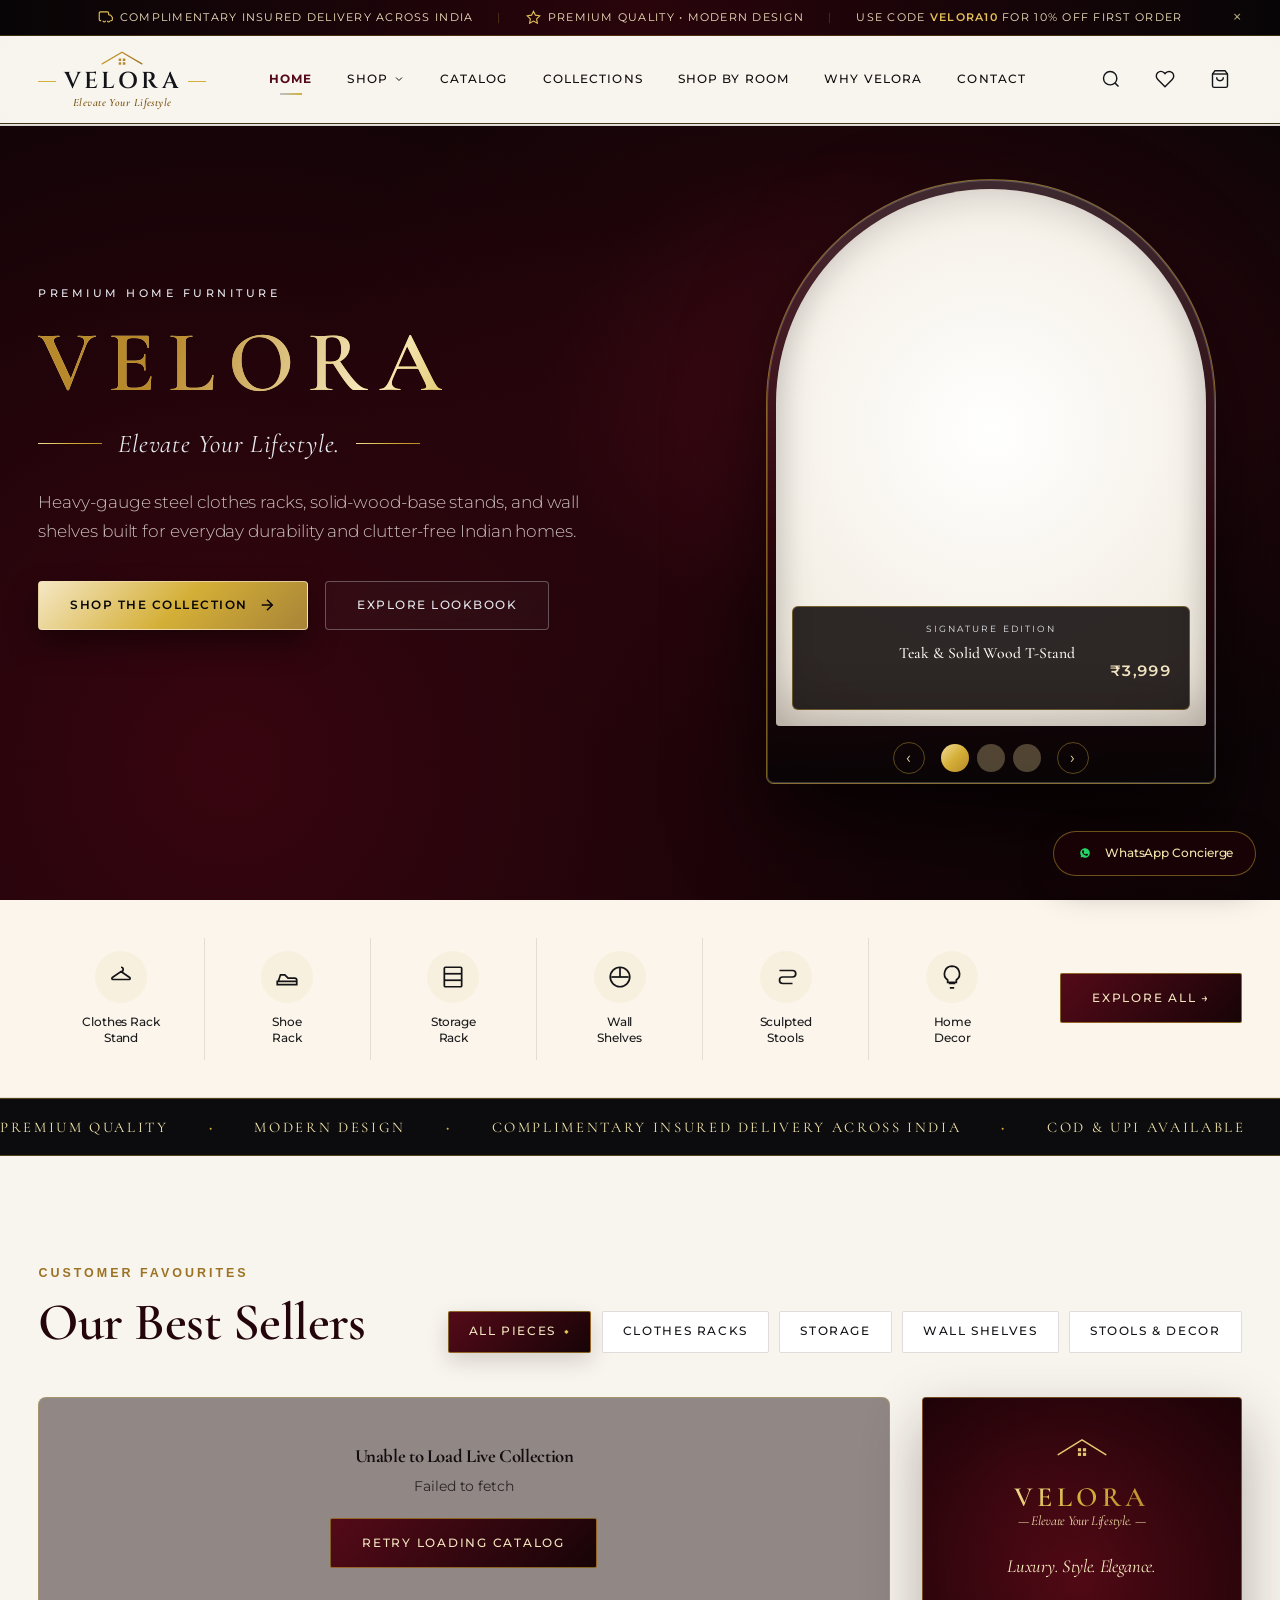
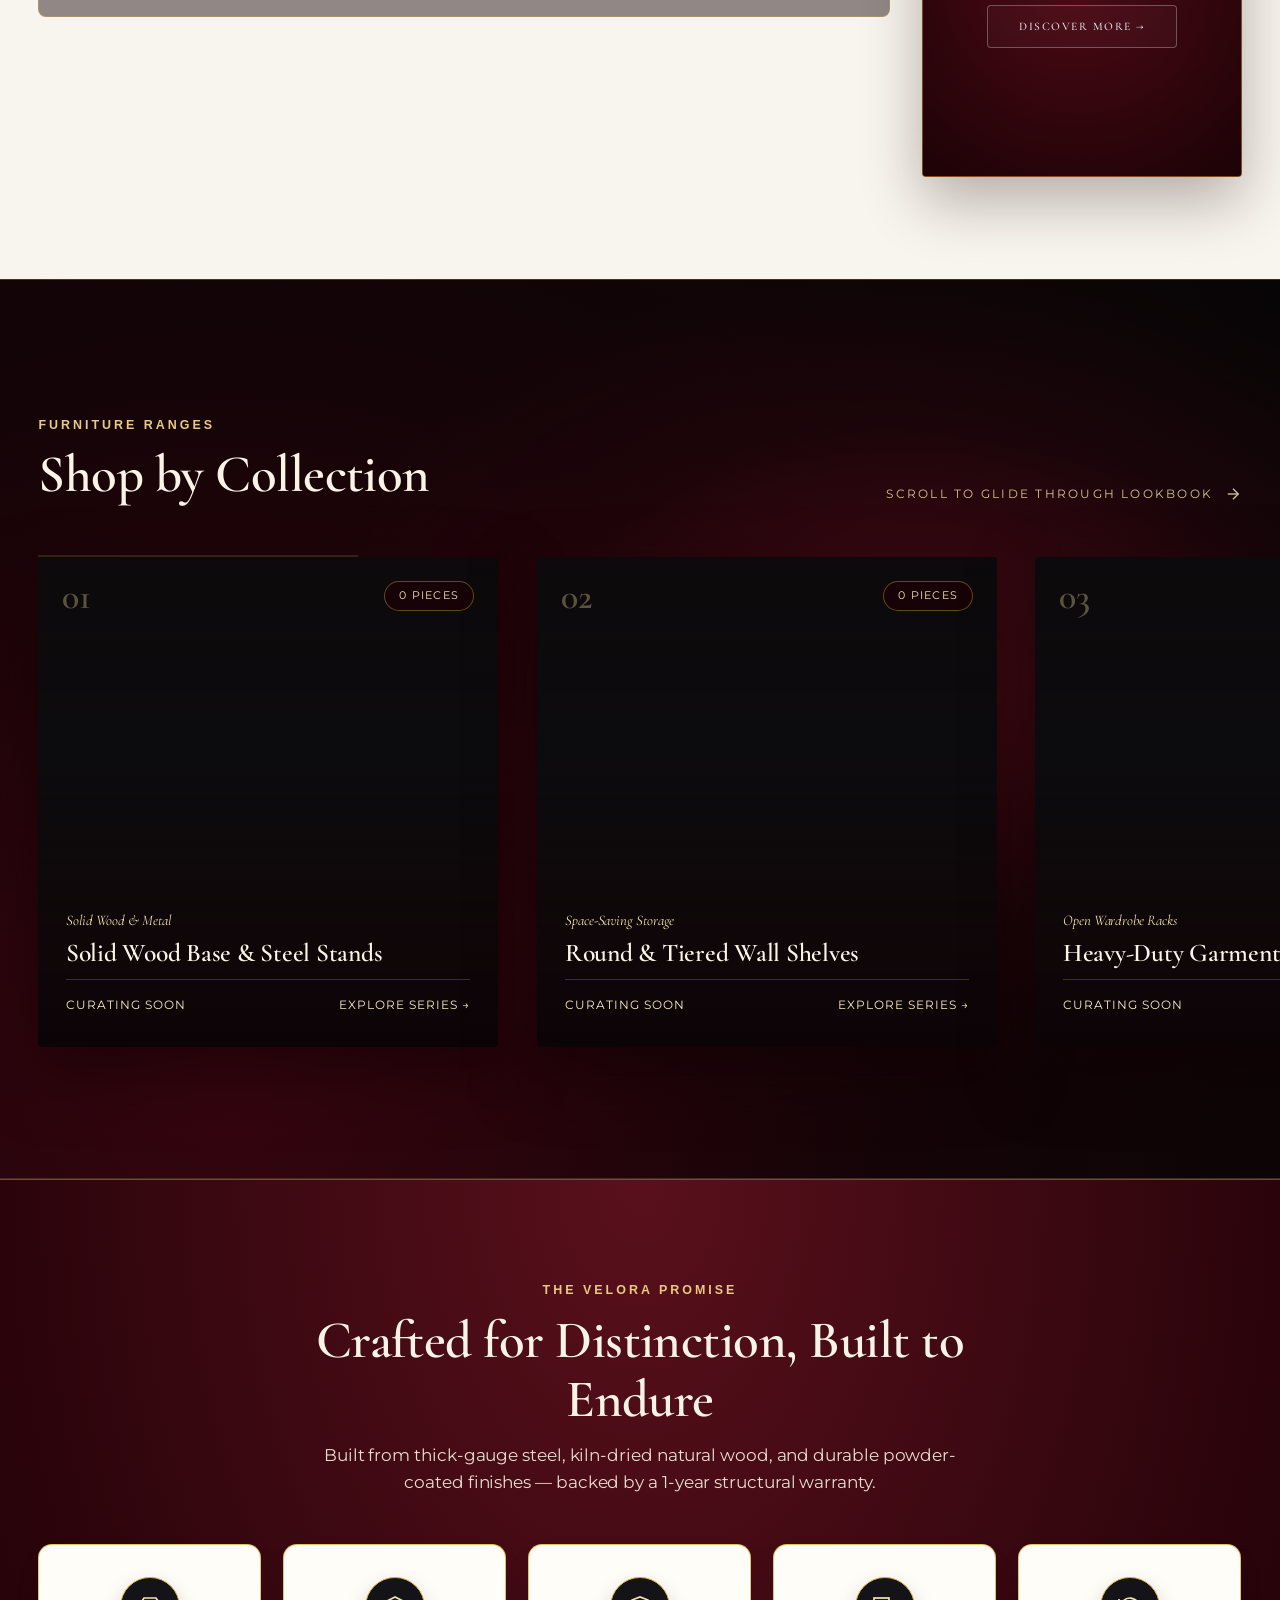
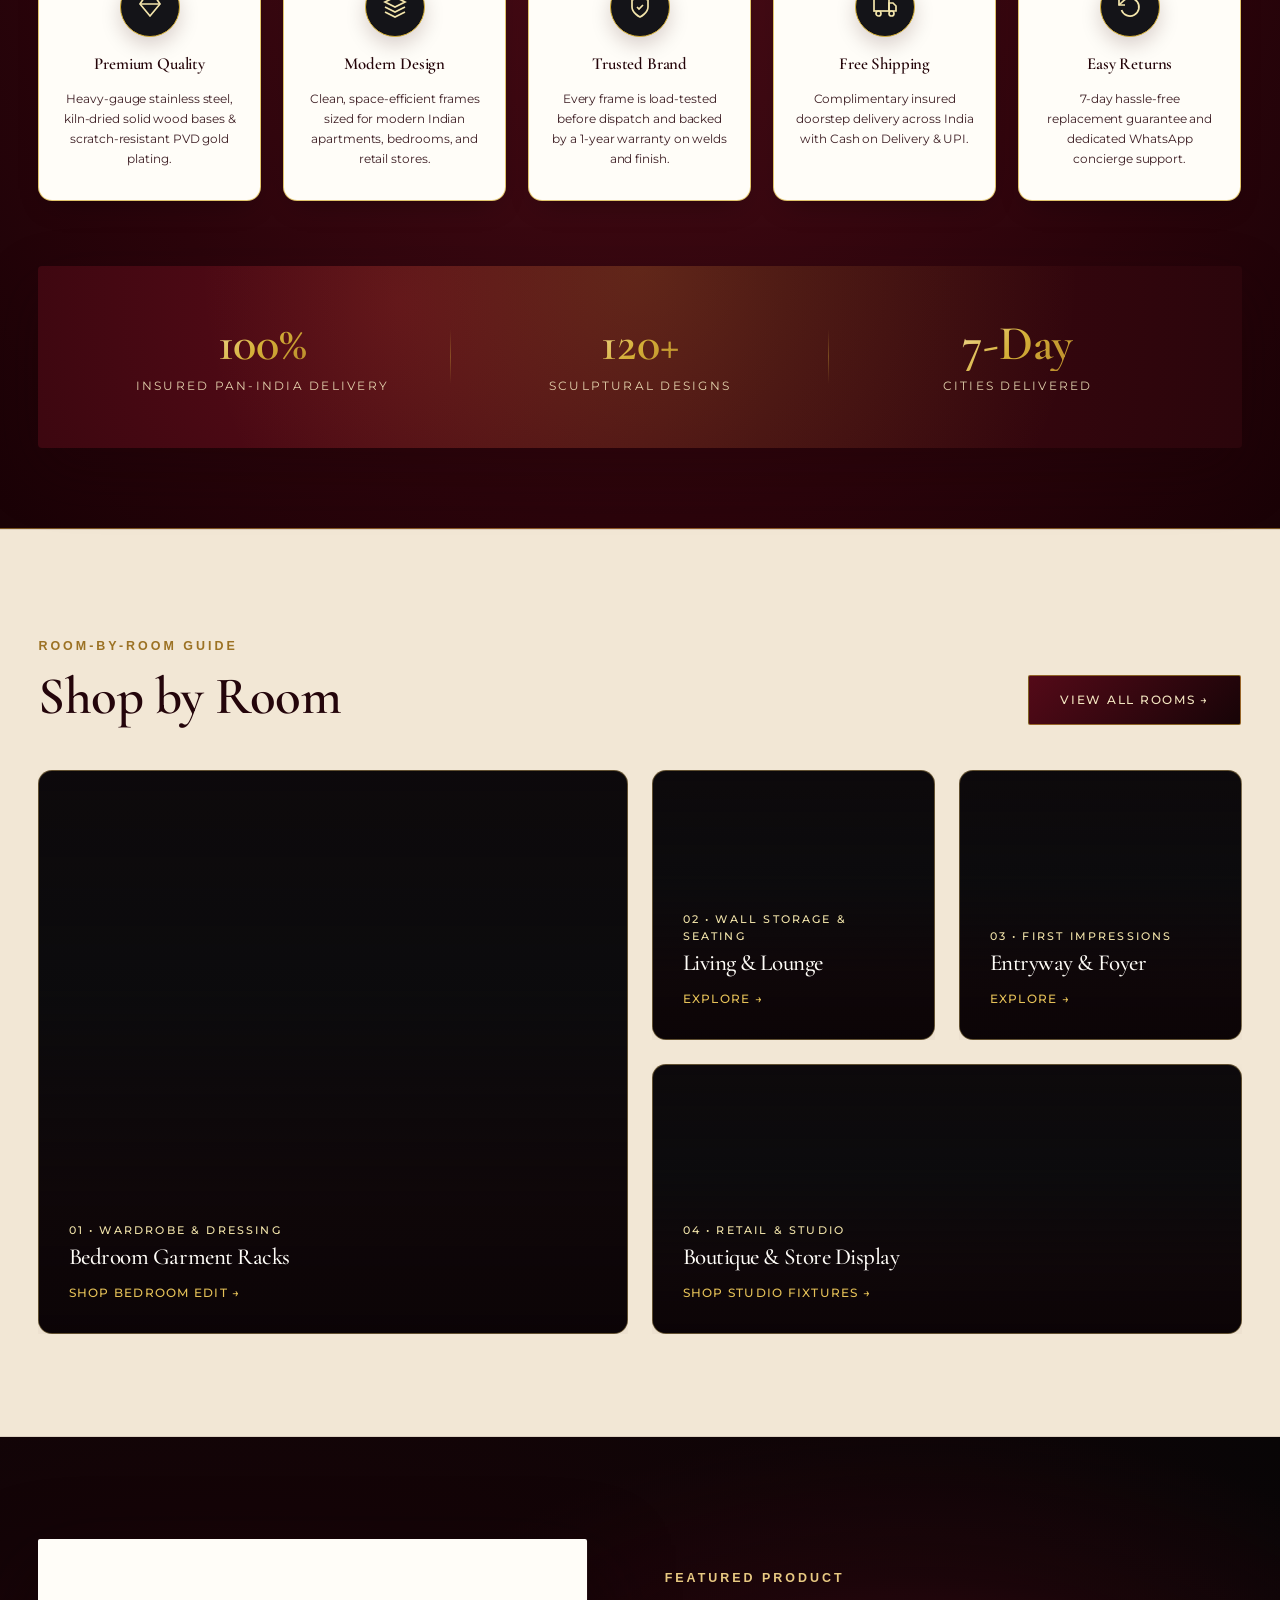
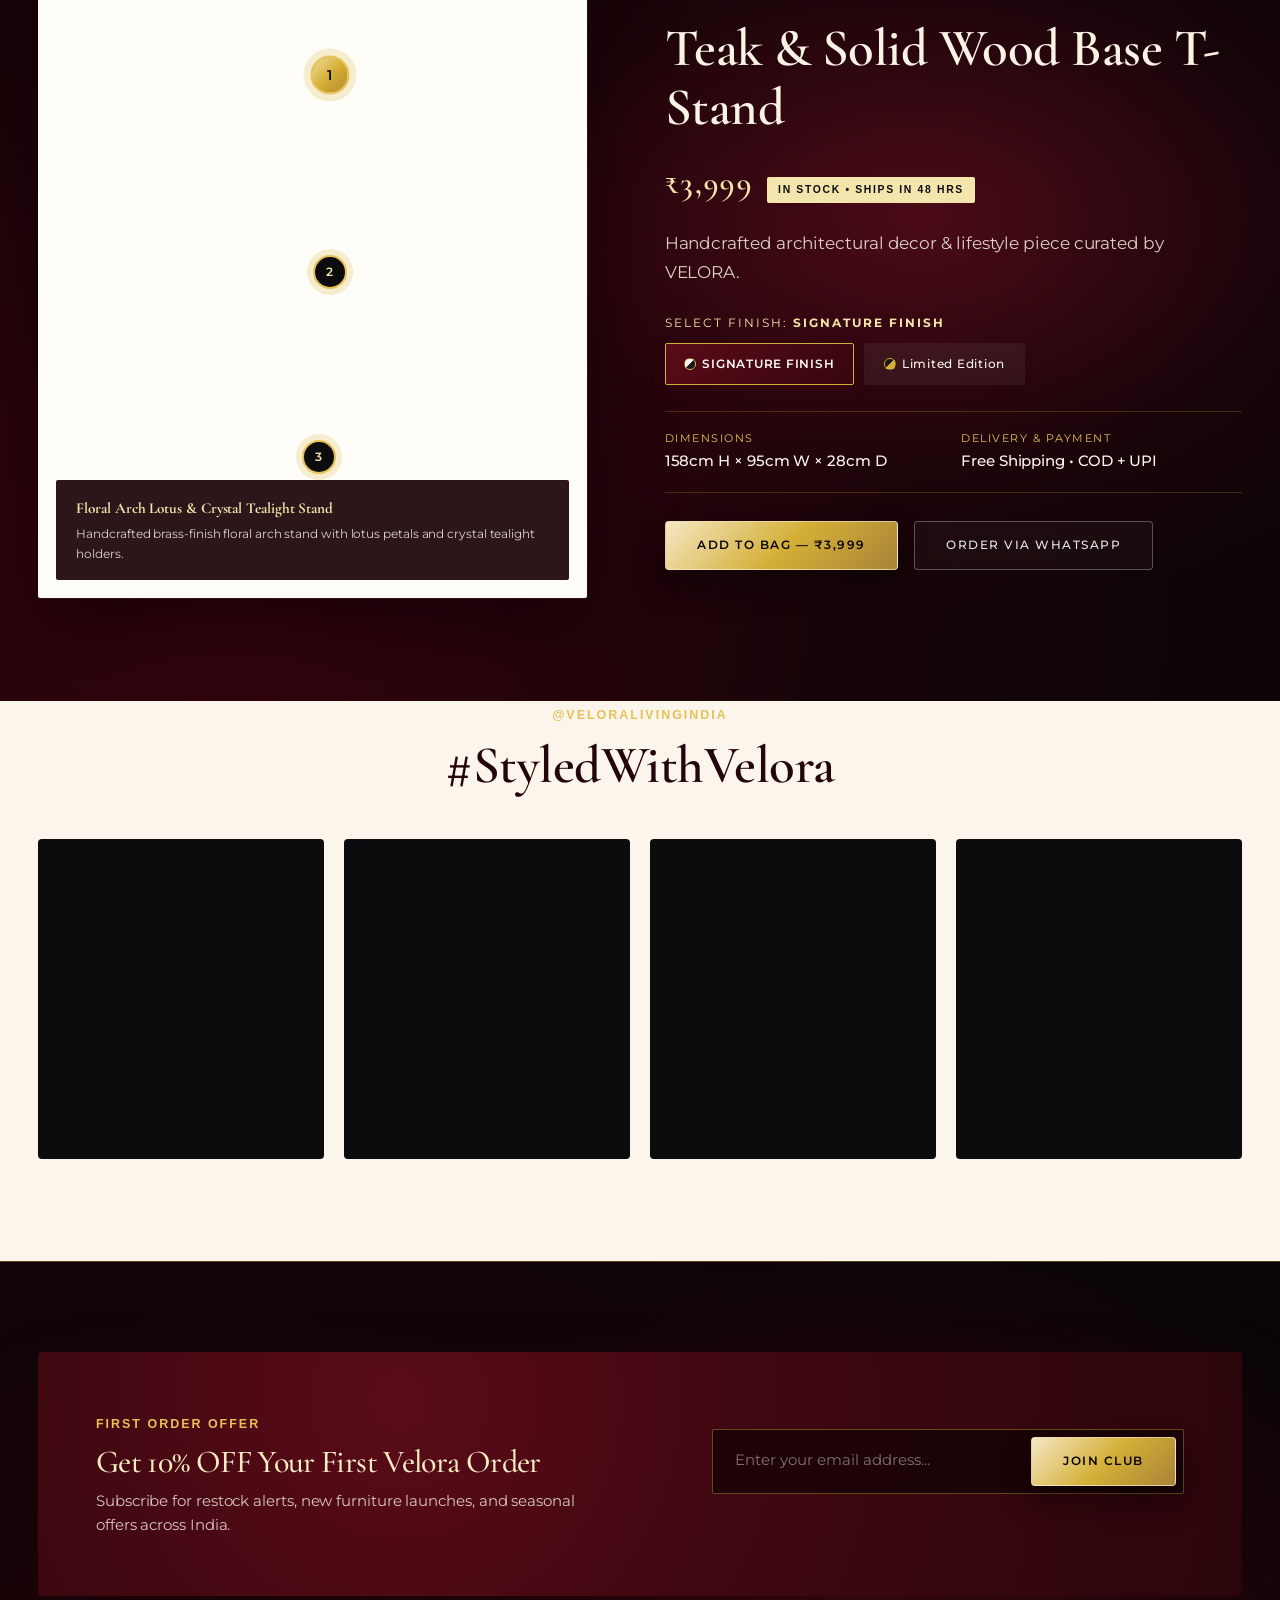
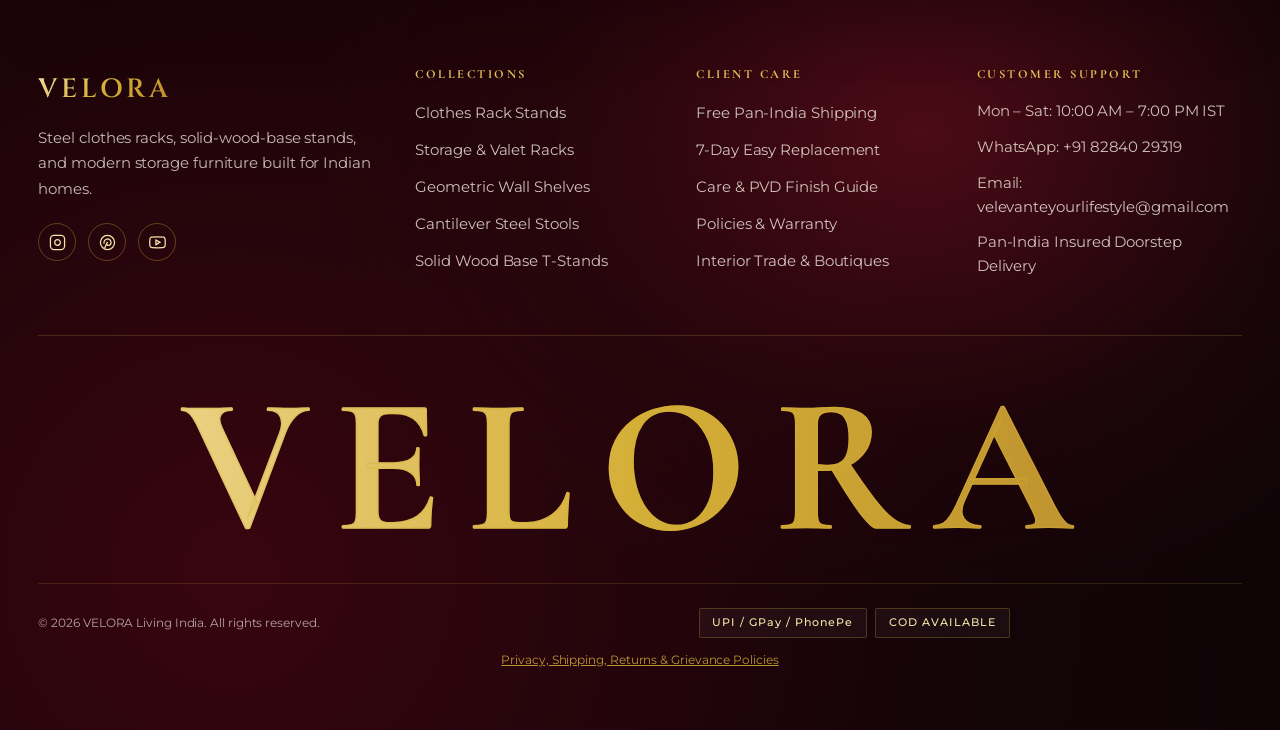
<file: index.html>
﻿<!DOCTYPE html>
<html lang="en">
<head>
  <meta charset="UTF-8" />
  <meta name="viewport" content="width=device-width, initial-scale=1.0" />
  <title>VELORA — Elevate Your Lifestyle | Luxury Home Furniture & Racks India</title>
  <meta name="description" content="Discover Velora sculptural clothes racks, solid-wood-base stands, wall shelves, and luxury home solutions. Complimentary Insured Delivery Across India with COD & UPI." />
    <link rel="preconnect" href="https://fonts.googleapis.com" />
  <link rel="preconnect" href="https://fonts.gstatic.com" crossorigin />
  <link href="https://fonts.googleapis.com/css2?family=Cinzel:wght@500;600;700&family=Cormorant+Garamond:ital,wght@0,500;0,600;0,700;1,500&family=Montserrat:wght@300;400;500;600;700&display=swap" rel="stylesheet" />
  <link rel="icon" type="image/svg+xml" href="data:image/svg+xml,%3Csvg xmlns='http://www.w3.org/2000/svg' viewBox='0 0 64 64'%3E%3Crect width='64' height='64' rx='8' fill='%232B050B'/%3E%3Cpath d='M12 36L32 16L52 36' stroke='%23D4AF37' stroke-width='4' fill='none'/%3E%3Ctext x='32' y='52' text-anchor='middle' font-family='Georgia,serif' font-weight='bold' font-size='18' fill='%23F1DC9A'%3EV%3C/text%3E%3C/svg%3E" />
  <meta property="og:title" content="VELORA — Luxury Home Furniture &amp; Storage Racks India" />
  <meta property="og:description" content="Heavy-gauge steel clothes racks, solid-wood-base stands, and wall shelves with free insured delivery across India." />
  <meta property="og:type" content="website" />
  <meta property="og:image" content="https://houseofvelora.shop/assets/images/logo-velvet.jpg" />
  <link rel="canonical" href="https://houseofvelora.shop/" />
  <meta property="og:url" content="https://houseofvelora.shop/" />
  <meta name="twitter:card" content="summary_large_image" />
  <meta name="twitter:image" content="https://houseofvelora.shop/assets/images/logo-velvet.jpg" />
  <link rel="stylesheet" href="css/base.css" />
  <link rel="stylesheet" href="css/components.css" />
  <link rel="stylesheet" href="css/sections.css" />
  <script type="application/ld+json">
  {
    "@context": "https://schema.org",
    "@type": "Store",
    "name": "VELORA Living India",
    "description": "Steel clothes rack stands, solid-wood-base garment displays, circular wall shelves, and modern home furniture with free pan-India shipping.",
    "url": "https://houseofvelora.shop",
    "priceRange": "₹1,999 - ₹3,999",
    "areaServed": "IN",
    "paymentAccepted": "UPI, Cash on Delivery"
  }
  </script>
<link rel="preconnect" href="https://fonts.googleapis.com" /><link rel="preconnect" href="https://fonts.gstatic.com" crossorigin />
  <link href="https://fonts.googleapis.com/css2?family=Cinzel:wght@500;600;700&family=Cormorant+Garamond:ital,wght@0,500;0,600;0,700;1,500&family=Montserrat:wght@300;400;500;600;700&display=swap" rel="stylesheet" /><link rel="stylesheet" href="css/luxury-polish.css" />
  <link rel="stylesheet" href="css/phantom-luxury.css" />
<style id="velora-ui-polish">
  
  .hero-floating-tag {
    display: flex !important;
    flex-wrap: wrap !important;
    align-items: center !important;
    justify-content: space-between !important;
    gap: 6px 14px !important;
    padding: 14px 18px !important;
  }
  .hero-floating-tag .tag-label {
    flex: 0 0 100% !important;
    margin-bottom: 2px !important;
  }
  .hero-floating-tag strong {
    flex: 1 1 auto !important;
    min-width: 0 !important;
    padding-right: 8px !important;
    line-height: 1.3 !important;
    position: static !important;
  }
  .hero-floating-tag .tag-price {
    flex: 0 0 auto !important;
    position: static !important;
    margin-left: auto !important;
    white-space: nowrap !important;
    font-weight: 600 !important;
  }
  /* Keep collection badge compact top-right & boost overlay contrast */
  .collection-badge {
    width: auto !important;
    display: inline-flex !important;
  }
  .collection-panel-overlay,
  .room-overlay {
    background: linear-gradient(
      180deg,
      rgba(16, 6, 8, 0.36) 0%,
      rgba(16, 6, 8, 0.08) 40%,
      rgba(16, 6, 8, 0.78) 76%,
      rgba(12, 4, 6, 0.94) 100%
    ) !important;
    opacity: 1 !important;
  }
  .room-card img.room-media {
    opacity: 1 !important;
    display: block !important;
  }
</style>
</head>
<body>
  <a href="#top" class="skip-link">Skip to main content</a>
  <!-- Velvet Curtain Preloader -->
  <div class="preloader" id="preloader" aria-hidden="true"><div class="curtain-panel curtain-left"></div><div class="curtain-panel curtain-right"></div>
    <div class="preloader-frame"><span class="pf-corner pf-tl"></span><span class="pf-corner pf-tr"></span><span class="pf-corner pf-bl"></span><span class="pf-corner pf-br"></span><span class="pf-stamp">ATELIER EDITION &bull; INDIA</span></div><div class="preloader-seam"></div><div class="preloader-logo-wrap">
      <svg class="preloader-crest" viewBox="0 0 140 64" fill="none" xmlns="http://www.w3.org/2000/svg">
        <defs><linearGradient id="goldCrestGrad" x1="0" y1="0" x2="140" y2="64" gradientUnits="userSpaceOnUse"><stop offset="0%" stop-color="#F1DC9A"/><stop offset="50%" stop-color="#D4AF37"/><stop offset="100%" stop-color="#B8892B"/></linearGradient></defs>
        <path d="M18 42L70 10L122 42" stroke="url(#goldCrestGrad)" stroke-width="3.2" stroke-linecap="round" stroke-linejoin="round"/>
        <rect x="61" y="28" width="7" height="7" fill="url(#goldCrestGrad)"/><rect x="72" y="28" width="7" height="7" fill="url(#goldCrestGrad)"/>
        <rect x="61" y="38" width="7" height="7" fill="url(#goldCrestGrad)"/><rect x="72" y="38" width="7" height="7" fill="url(#goldCrestGrad)"/>
      </svg>
      <div class="preloader-brand text-gold-gradient">VELORA</div>
      <p class="preloader-tagline">Elevate Your Lifestyle</p>
      <div class="preloader-bar"><div class="preloader-progress" id="preloaderProgress"></div></div>
    </div>
  </div>

  <!-- HEADER -->
  <header class="site-header" id="siteHeader">
    <div class="announcement-bar" id="announcementBar">
      <div class="container announcement-inner">
        <div class="announcement-item">
          <svg width="15" height="15" viewBox="0 0 24 24" fill="none" stroke="currentColor" stroke-width="1.8"><path d="M5 17H4a2 2 0 0 1-2-2V5a2 2 0 0 1 2-2h11a2 2 0 0 1 2 2v3m0 0h3l3 4v3a2 2 0 0 1-2 2h-1m-5 0a2 2 0 1 0 4 0m-11 0a2 2 0 1 0 4 0"/></svg>
          <span>Complimentary Insured Delivery Across India</span>
        </div>
        <span class="announcement-sep">|</span>
        <div class="announcement-item hide-mobile">
          <svg width="15" height="15" viewBox="0 0 24 24" fill="none" stroke="currentColor" stroke-width="1.8"><polygon points="12 2 15.09 8.26 22 9.27 17 14.14 18.18 21.02 12 17.77 5.82 21.02 7 14.14 2 9.27 8.91 8.26 12 2"/></svg>
          <span>Premium Quality &bull; Modern Design</span>
        </div>
        <span class="announcement-sep hide-mobile">|</span>
        <div class="announcement-item"><span>Use Code <strong>VELORA10</strong> for 10% OFF First Order</span></div>
        <button class="announcement-close" id="closeAnnouncement" aria-label="Close announcement">&times;</button>
      </div>
    </div>

    <nav class="navbar" id="navbar" aria-label="Primary Navigation">
      <div class="container navbar-inner">
        <button class="mobile-menu-btn" id="mobileMenuBtn" aria-label="Open menu"><span></span><span></span><span></span></button>
        <a href="#top" class="brand-logo" aria-label="Velora Home">
          <svg class="brand-crest" viewBox="0 0 140 52" fill="none" xmlns="http://www.w3.org/2000/svg">
            <defs><linearGradient id="navGoldGrad" x1="0" y1="0" x2="140" y2="52" gradientUnits="userSpaceOnUse"><stop offset="0%" stop-color="#D4AF37"/><stop offset="50%" stop-color="#B8892B"/><stop offset="100%" stop-color="#8F671B"/></linearGradient></defs>
            <path d="M22 36L70 8L118 36" stroke="url(#navGoldGrad)" stroke-width="3" stroke-linecap="round"/>
            <rect x="62" y="23" width="6" height="6" fill="url(#navGoldGrad)"/><rect x="72" y="23" width="6" height="6" fill="url(#navGoldGrad)"/>
            <rect x="62" y="32" width="6" height="6" fill="url(#navGoldGrad)"/><rect x="72" y="32" width="6" height="6" fill="url(#navGoldGrad)"/>
          </svg>
          <span class="brand-wordmark"><span class="brand-line"></span>VELORA<span class="brand-line"></span></span>
          <span class="brand-sub">Elevate Your Lifestyle</span>
        </a>

        <ul class="nav-links" id="navLinks">
          <li><a href="#top" class="nav-link is-active">Home</a></li>
          <li class="has-mega">
            <a href="#bestsellers" class="nav-link">Shop <svg width="12" height="12" viewBox="0 0 24 24" fill="none" stroke="currentColor" stroke-width="2"><polyline points="6 9 12 15 18 9"/></svg></a>
            <div class="mega-menu">
              <div class="container mega-grid">
                <div class="mega-col">
                  <span class="mega-heading">Garment &amp; Storage</span>
                  <ul>
                    <li><a href="#bestsellers" data-filter="clothes-rack">Clothes Rack Stands</a></li>
                    <li><a href="#bestsellers" data-filter="storage-rack">Multi-Tier Storage Racks</a></li>
                    <li><a href="#bestsellers" data-filter="clothes-rack">Minimalist Hanger Stands</a></li>
                    <li><a href="#bestsellers" data-filter="shoe-rack">Architectural Shoe Racks</a></li>
                  </ul>
                </div>
                <div class="mega-col">
                  <span class="mega-heading">Sculptural Living</span>
                  <ul>
                    <li><a href="#bestsellers" data-filter="wall-shelf">Circular Wall Shelves</a></li>
                    <li><a href="#bestsellers" data-filter="stool">Curved Steel Stools</a></li>
                    <li><a href="#spotlight">Solid Wood Base T-Stands</a></li>
                    <li><a href="#bestsellers" data-filter="decor">Ambient Shadow Lamps</a></li>
                  </ul>
                </div>
                <div class="mega-featured">
                  <img src="[data-uri]" alt="Velora Signature Collection" />
                  <div class="mega-featured-overlay">
                    <span class="badge-shimmer">2026 Edit</span>
                    <h4>The Velvet &amp; Gold Series</h4>
                    <a href="#collections" class="mega-cta">Explore Lookbook &rarr;</a>
                  </div>
                </div>
              </div>
            </div>
          </li>
          <li><a href="shop.html" class="nav-link">Catalog</a></li><li><a href="#collections" class="nav-link">Collections</a></li>
          <li><a href="#rooms" class="nav-link">Shop by Room</a></li>
          <li><a href="#why-velora" class="nav-link">Why Velora</a></li>
          <li><a href="#footer" class="nav-link">Contact</a></li>
        </ul>

        <div class="nav-actions">
          <a href="shop.html" class="mobile-catalog-pill" aria-label="View Full Catalog">Catalog</a>
          <button class="icon-btn" id="searchToggleBtn" aria-label="Search"><svg width="20" height="20" viewBox="0 0 24 24" fill="none" stroke="currentColor" stroke-width="1.7"><circle cx="11" cy="11" r="8"/><line x1="21" y1="21" x2="16.65" y2="16.65"/></svg></button>
          <button class="icon-btn" id="wishlistOpenBtn" aria-label="Wishlist"><svg width="20" height="20" viewBox="0 0 24 24" fill="none" stroke="currentColor" stroke-width="1.7"><path d="M20.84 4.61a5.5 5.5 0 0 0-7.78 0L12 5.67l-1.06-1.06a5.5 5.5 0 0 0-7.78 7.78l1.06 1.06L12 21.23l7.78-7.78 1.06-1.06a5.5 5.5 0 0 0 0-7.78z"/></svg><span class="action-badge" id="wishlistCount">0</span></button>
          <button class="icon-btn" id="cartOpenBtn" aria-label="Cart"><svg width="20" height="20" viewBox="0 0 24 24" fill="none" stroke="currentColor" stroke-width="1.7"><path d="M6 2L3 6v14a2 2 0 0 0 2 2h14a2 2 0 0 0 2-2V6l-3-4z"/><line x1="3" y1="6" x2="21" y2="6"/><path d="M16 10a4 4 0 0 1-8 0"/></svg><span class="action-badge" id="cartCount">0</span></button>
        </div>
      </div>
      <div class="search-drawer" id="searchDrawer">
        <div class="container search-drawer-inner">
          <svg width="20" height="20" viewBox="0 0 24 24" fill="none" stroke="currentColor" stroke-width="1.7"><circle cx="11" cy="11" r="8"/><line x1="21" y1="21" x2="16.65" y2="16.65"/></svg>
          <input type="search" id="liveSearchInput" placeholder="Search clothes racks, wall shelves, stools..." autocomplete="off" />
          <button id="searchCloseBtn" aria-label="Close search">&times;</button>
        </div>
      </div>
    </nav>
  </header>

  <!-- Mobile Drawer -->
  <div class="mobile-drawer" id="mobileDrawer" aria-hidden="true" data-lenis-prevent>
    <div class="mobile-drawer-header">
      <span class="font-display text-gold-gradient" style="font-size:1.35rem;font-weight:600;">VELORA</span>
      <button id="mobileMenuClose" aria-label="Close menu">&times;</button>
    </div>
    <ul class="mobile-nav-list">
      <li><a href="#top" class="mobile-nav-link">Home</a></li>
      <li><a href="shop.html" class="mobile-nav-link" style="color:#F3E5C0;font-weight:700;">Catalog &mdash; All Products</a></li>
      <li><a href="#bestsellers" class="mobile-nav-link">Best Sellers</a></li>
      <li><a href="#collections" class="mobile-nav-link">Collections</a></li>
      <li><a href="#rooms" class="mobile-nav-link">Shop by Room</a></li>
      <li><a href="#spotlight" class="mobile-nav-link">Signature Piece</a></li>
      <li><a href="#footer" class="mobile-nav-link">Contact</a></li>
    </ul>
    <div class="mobile-drawer-footer"><p>Complimentary Insured Delivery Across India &bull; COD + UPI Available</p></div>
  </div>
  <div class="drawer-backdrop" id="drawerBackdrop"></div>

  <main id="top">
    <!-- HERO SECTION -->
    <section class="hero-section section-dark" aria-label="Featured Luxury Collection">
      <div class="hero-particles" id="heroParticles" aria-hidden="true"></div>
      <div class="hero-ambient-glow" aria-hidden="true"></div>
      <div class="container hero-grid">
        <div class="hero-content">
          <p class="hero-kicker hero-reveal">PREMIUM HOME FURNITURE</p>
          <h1 class="hero-title hero-split"><span class="shimmer-gold">VELORA</span></h1>
          <div class="hero-tagline-wrap hero-reveal"><span class="hero-line"></span><p class="hero-tagline font-italic">Elevate Your Lifestyle.</p><span class="hero-line"></span></div>
          <p class="hero-desc hero-reveal">Heavy-gauge steel clothes racks, solid-wood-base stands, and wall shelves built for everyday durability and clutter-free Indian homes.</p>
          <div class="hero-cta-group hero-reveal">
            <a href="#bestsellers" class="btn-magnetic btn-gold" data-cursor="hover"><span class="btn-text">Shop the Collection</span><svg width="18" height="18" viewBox="0 0 24 24" fill="none" stroke="currentColor" stroke-width="2"><line x1="5" y1="12" x2="19" y2="12"/><polyline points="12 5 19 12 12 19"/></svg></a>
            <a href="#collections" class="btn-magnetic btn-outline-gold" data-cursor="hover"><span class="btn-text">Explore Lookbook</span></a>
          </div>
          <div class="hero-pillars hero-reveal">
            <div class="pillar-item"><div class="pillar-icon"><svg width="22" height="22" viewBox="0 0 24 24" fill="none" stroke="currentColor" stroke-width="1.6"><polygon points="6 3 18 3 22 9 12 21 2 9 6 3"/><line x1="2" y1="9" x2="22" y2="9"/></svg></div><span>Premium<br/>Quality</span></div>
            <span class="pillar-sep"></span>
            <div class="pillar-item"><div class="pillar-icon"><svg width="22" height="22" viewBox="0 0 24 24" fill="none" stroke="currentColor" stroke-width="1.6"><path d="M3 9l9-7 9 7v11a2 2 0 0 1-2 2H5a2 2 0 0 1-2-2z"/></svg></div><span>Modern<br/>Design</span></div>
            <span class="pillar-sep"></span>
            <div class="pillar-item"><div class="pillar-icon"><svg width="22" height="22" viewBox="0 0 24 24" fill="none" stroke="currentColor" stroke-width="1.6"><path d="M12 22s8-4 8-10V5l-8-3-8 3v7c0 6 8 10 8 10z"/><polyline points="9 12 11 14 15 10"/></svg></div><span>Trusted<br/>Brand</span></div>
          </div>
        </div>
        <div class="hero-visual"><div class="hero-arch-wrap"><div class="hero-arch-frame">
            <div class="hero-arch-inner" id="heroShowcaseStage">
              <div class="hero-slide is-active" data-slide="0"><img src="[data-uri]" alt="Velora Solid Wood Base T-Stand" width="600" height="750" fetchpriority="high" /><div class="hero-floating-tag"><span class="tag-label">Signature Edition</span><strong>Teak & Solid Wood T-Stand</strong><span class="tag-price">₹3,999</span></div></div>
              <div class="hero-slide" data-slide="1"><img src="[data-uri]" alt="Floral Arch Lotus &amp; Crystal Tealight Stand" /><div class="hero-floating-tag"><span class="tag-label">Architectural Series</span><strong>Floral Arch Lotus &amp; Crystal Tealight Stand</strong><span class="tag-price">₹1,799</span></div></div>
              <div class="hero-slide" data-slide="2"><img src="[data-uri]" alt="Floral Arch Lotus &amp; Crystal Tealight Stand" /><div class="hero-floating-tag"><span class="tag-label">Wall Sculpture</span><strong>Floral Arch Lotus &amp; Crystal Tealight Stand</strong><span class="tag-price">₹1,799</span></div></div>
            </div>
            <div class="hero-slider-controls">
              <button class="hero-arrow" id="heroPrevBtn" aria-label="Previous">&#8249;</button>
              <div class="hero-dots" id="heroDots"><button class="hero-dot is-active" data-index="0"></button><button class="hero-dot" data-index="1"></button><button class="hero-dot" data-index="2"></button></div>
              <button class="hero-arrow" id="heroNextBtn" aria-label="Next">&#8250;</button>
            </div>
          </div></div></div></div></section>

    <section class="category-strip" id="categories" aria-label="Product Categories">
      <div class="container category-bar-inner">
        <div class="category-list">
          <a href="#bestsellers" class="category-card" data-filter="clothes-rack" data-cursor="hover">
            <div class="category-icon-box"><svg width="26" height="26" viewBox="0 0 24 24" fill="none" stroke="currentColor" stroke-width="1.6"><path d="M12 3a2 2 0 0 1 2 2c0 1.1-.9 2-2 2l-8 5.5a1 1 0 0 0 .5 1.8h15a1 1 0 0 0 .5-1.8L12 7"/></svg></div>
            <span class="category-name">Clothes Rack<br/>Stand</span>
          </a>
          <a href="#bestsellers" class="category-card" data-filter="shoe-rack" data-cursor="hover">
            <div class="category-icon-box"><svg width="26" height="26" viewBox="0 0 24 24" fill="none" stroke="currentColor" stroke-width="1.6"><path d="M3 16h18v3H3zM4 16l2-6h4l3 3h6a2 2 0 0 1 2 2v1"/></svg></div>
            <span class="category-name">Shoe<br/>Rack</span>
          </a>
          <a href="#bestsellers" class="category-card" data-filter="storage-rack" data-cursor="hover">
            <div class="category-icon-box"><svg width="26" height="26" viewBox="0 0 24 24" fill="none" stroke="currentColor" stroke-width="1.6"><rect x="4" y="3" width="16" height="18" rx="1"/><line x1="4" y1="9" x2="20" y2="9"/><line x1="4" y1="15" x2="20" y2="15"/></svg></div>
            <span class="category-name">Storage<br/>Rack</span>
          </a>
          <a href="#bestsellers" class="category-card" data-filter="wall-shelf" data-cursor="hover">
            <div class="category-icon-box"><svg width="26" height="26" viewBox="0 0 24 24" fill="none" stroke="currentColor" stroke-width="1.6"><circle cx="12" cy="12" r="9"/><line x1="4" y1="12" x2="20" y2="12"/><line x1="12" y1="3" x2="12" y2="12"/></svg></div>
            <span class="category-name">Wall<br/>Shelves</span>
          </a>
          <a href="#bestsellers" class="category-card" data-filter="stool" data-cursor="hover">
            <div class="category-icon-box"><svg width="26" height="26" viewBox="0 0 24 24" fill="none" stroke="currentColor" stroke-width="1.6"><path d="M6 6h12a3 3 0 0 1 0 6H9a3 3 0 0 0 0 6h9"/></svg></div>
            <span class="category-name">Sculpted<br/>Stools</span>
          </a>
          <a href="#bestsellers" class="category-card" data-filter="decor" data-cursor="hover">
            <div class="category-icon-box"><svg width="26" height="26" viewBox="0 0 24 24" fill="none" stroke="currentColor" stroke-width="1.6"><path d="M9 18h6M10 22h4M12 2a7 7 0 0 0-4 12.7V17h8v-2.3A7 7 0 0 0 12 2z"/></svg></div>
            <span class="category-name">Home<br/>Decor</span>
          </a>
        </div>
        <a href="#bestsellers" class="btn-magnetic btn-maroon" data-filter="all" data-cursor="hover"><span class="btn-text">Explore All &rarr;</span></a>
      </div>
    </section>

    <div class="gold-marquee" aria-hidden="true">
      <div class="marquee-track">
        <span class="marquee-item">Premium Quality <span class="marquee-diamond">&#9670;</span> Modern Design <span class="marquee-diamond">&#9670;</span> Complimentary Insured Delivery Across India <span class="marquee-diamond">&#9670;</span> COD &amp; UPI Available <span class="marquee-diamond">&#9670;</span> Trusted Luxury Brand <span class="marquee-diamond">&#9670;</span></span>
        <span class="marquee-item">Premium Quality <span class="marquee-diamond">&#9670;</span> Modern Design <span class="marquee-diamond">&#9670;</span> Complimentary Insured Delivery Across India <span class="marquee-diamond">&#9670;</span> COD &amp; UPI Available <span class="marquee-diamond">&#9670;</span> Trusted Luxury Brand <span class="marquee-diamond">&#9670;</span></span>
      </div>
    </div>
      <section class="bestsellers-section section-cream" id="bestsellers" aria-label="Our Best Sellers">
      <div class="container">
        <div class="section-header-row">
          <div>
            <span class="section-eyebrow">Customer Favourites</span>
            <h2 class="section-title">Our Best Sellers</h2>
          </div>

          <div class="filter-tabs" id="productFilterTabs" role="tablist">
            <button class="filter-tab is-active" data-filter="all">All Pieces</button>
            <button class="filter-tab" data-filter="clothes-rack">Clothes Racks</button>
            <button class="filter-tab" data-filter="storage-rack">Storage</button>
            <button class="filter-tab" data-filter="wall-shelf">Wall Shelves</button>
            <button class="filter-tab" data-filter="stool">Stools &amp; Decor</button>
          </div>
        </div>

        <div class="bestsellers-layout">
          <!-- Dynamic Product Grid Rendered by js/products.js & js/cart.js -->
          <div class="products-grid" id="productsGrid"></div>

          <!-- Right-Side Luxury Velvet Promo Card -->
          <aside class="velvet-promo-card" data-cursor="hover">
            <img src="[data-uri]" alt="Velora Luxury Velvet Edition" class="velvet-promo-bg" />
            <div class="velvet-promo-overlay"></div>
            <div class="velvet-promo-content">
              <svg width="64" height="32" viewBox="0 0 140 64" fill="none">
                <path d="M18 42L70 10L122 42" stroke="#E3C66F" stroke-width="3.5" stroke-linecap="round"/>
                <rect x="61" y="28" width="7" height="7" fill="#E3C66F"/><rect x="72" y="28" width="7" height="7" fill="#E3C66F"/>
                <rect x="61" y="38" width="7" height="7" fill="#E3C66F"/><rect x="72" y="38" width="7" height="7" fill="#E3C66F"/>
              </svg>
              <div>
                <div class="velvet-promo-brand text-gold-gradient">VELORA</div>
                <div class="velvet-promo-sub">&mdash; Elevate Your Lifestyle. &mdash;</div>
              </div>
              <p class="velvet-promo-quote">Luxury. Style. Elegance.</p>
              <a href="#collections" class="btn-magnetic btn-outline-gold">
                <span class="btn-text">Discover More &rarr;</span>
              </a>
            </div>
          </aside>
        </div>
      </div>
    </section>
      <section class="collections-section section-dark" id="collections" aria-label="Curated Collections">
      <div class="container collections-header">
        <div>
          <span class="section-eyebrow">Furniture Ranges</span><h2 class="section-title">Shop by Collection</h2>
        </div>
        <div class="collections-hint">
          <span>Scroll to glide through lookbook</span>
          <svg width="18" height="18" viewBox="0 0 24 24" fill="none" stroke="currentColor" stroke-width="1.8"><line x1="5" y1="12" x2="19" y2="12"/><polyline points="12 5 19 12 12 19"/></svg>
        </div>
      </div>

      <div class="collections-track-wrapper" id="collectionsWrapper">
        <div class="container"><div class="collections-progress-wrap"><div class="collections-progress-fill" id="collectionsProgressFill"></div></div></div>
      <div class="collections-track" id="collectionsTrack">
          <!-- Collection 01 -->
          <article class="collection-panel">
            <img src="[data-uri]" alt="The Carrara & Steel Atelier" />
            <div class="collection-panel-overlay"></div>
            <span class="collection-index">01</span>
            <span class="collection-badge">0 PIECES</span>
            <div class="collection-body">
              <p class="collection-subtitle">Solid Wood &amp; Metal</p><h3 class="collection-title">Solid Wood Base &amp; Steel Stands</h3>
              <div class="collection-meta">
                <span>CURATING SOON</span>
                <a href="#bestsellers" data-filter="clothes-rack">Explore Series &rarr;</a>
              </div>
            </div>
          </article>

          <!-- Collection 02 -->
          <article class="collection-panel">
            <img src="[data-uri]" alt="Halo Wall Architecture" />
            <div class="collection-panel-overlay"></div>
            <span class="collection-index">02</span>
            <span class="collection-badge">0 PIECES</span>
            <div class="collection-body">
              <p class="collection-subtitle">Space-Saving Storage</p><h3 class="collection-title">Round &amp; Tiered Wall Shelves</h3>
              <div class="collection-meta">
                <span>CURATING SOON</span>
                <a href="#bestsellers" data-filter="wall-shelf">Explore Series &rarr;</a>
              </div>
            </div>
          </article>

          <!-- Collection 03 -->
          <article class="collection-panel">
            <img src="[data-uri]" alt="Boutique Wardrobe Systems" />
            <div class="collection-panel-overlay"></div>
            <span class="collection-index">03</span>
            <span class="collection-badge">0 PIECES</span>
            <div class="collection-body">
              <p class="collection-subtitle">Open Wardrobe Racks</p><h3 class="collection-title">Heavy-Duty Garment Racks</h3>
              <div class="collection-meta">
                <span>CURATING SOON</span>
                <a href="#bestsellers" data-filter="storage-rack">Explore Series &rarr;</a>
              </div>
            </div>
          </article>

          <!-- Collection 04 -->
          <article class="collection-panel">
            <img src="[data-uri]" alt="Cantilever Seating & Light" />
            <div class="collection-panel-overlay"></div>
            <span class="collection-index">04</span>
            <span class="collection-badge">0 PIECES</span>
            <div class="collection-body">
              <p class="collection-subtitle">Accent Seating &amp; Lighting</p><h3 class="collection-title">Steel Stools &amp; Wall Lamps</h3>
              <div class="collection-meta">
                <span>CURATING SOON</span>
                <a href="#bestsellers" data-filter="stool">Explore Series &rarr;</a>
              </div>
            </div>
          </article>
        </div>
      </div>
    </section>
      <section class="why-section section-cream" id="why-velora" aria-label="Why Choose Velora">
      <div class="container">
        <div class="why-header">
          <span class="section-eyebrow">The Velora Promise</span>
          <h2 class="section-title">Crafted for Distinction, Built to Endure</h2>
          <p class="why-lead">Built from thick-gauge steel, kiln-dried natural wood, and durable powder-coated finishes — backed by a 1-year structural warranty.</p>
        </div>

        <div class="pillars-grid">
          <article class="why-card">
            <div class="why-icon-ring">
              <svg width="24" height="24" viewBox="0 0 24 24" fill="none" stroke="currentColor" stroke-width="1.7"><polygon points="6 3 18 3 22 9 12 21 2 9 6 3"/><line x1="2" y1="9" x2="22" y2="9"/></svg>
            </div>
            <h3>Premium Quality</h3>
            <p>Heavy-gauge stainless steel, kiln-dried solid wood bases &amp; scratch-resistant PVD gold plating.</p>
          </article>

          <article class="why-card">
            <div class="why-icon-ring">
              <svg width="24" height="24" viewBox="0 0 24 24" fill="none" stroke="currentColor" stroke-width="1.7"><path d="M12 2L2 7l10 5 10-5-10-5z"/><path d="M2 17l10 5 10-5"/><path d="M2 12l10 5 10-5"/></svg>
            </div>
            <h3>Modern Design</h3>
            <p>Clean, space-efficient frames sized for modern Indian apartments, bedrooms, and retail stores.</p>
          </article>

          <article class="why-card">
            <div class="why-icon-ring">
              <svg width="24" height="24" viewBox="0 0 24 24" fill="none" stroke="currentColor" stroke-width="1.7"><path d="M12 22s8-4 8-10V5l-8-3-8 3v7c0 6 8 10 8 10z"/><polyline points="9 12 11 14 15 10"/></svg>
            </div>
            <h3>Trusted Brand</h3>
            <p>Every frame is load-tested before dispatch and backed by a 1-year warranty on welds and finish.</p>
          </article>

          <article class="why-card">
            <div class="why-icon-ring">
              <svg width="24" height="24" viewBox="0 0 24 24" fill="none" stroke="currentColor" stroke-width="1.7"><rect x="1" y="3" width="15" height="13"/><polygon points="16 8 20 8 23 11 23 16 16 16 16 8"/><circle cx="5.5" cy="18.5" r="2.5"/><circle cx="18.5" cy="18.5" r="2.5"/></svg>
            </div>
            <h3>Free Shipping</h3>
            <p>Complimentary insured doorstep delivery across India with Cash on Delivery &amp; UPI.</p>
          </article>

          <article class="why-card">
            <div class="why-icon-ring">
              <svg width="24" height="24" viewBox="0 0 24 24" fill="none" stroke="currentColor" stroke-width="1.7"><polyline points="1 4 1 10 7 10"/><path d="M3.51 15a9 9 0 1 0 2.13-9.36L1 10"/></svg>
            </div>
            <h3>Easy Returns</h3>
            <p>7-day hassle-free replacement guarantee and dedicated WhatsApp concierge support.</p>
          </article>
        </div>

        <!-- Animated Impact Counters -->
        <div class="counters-banner">
          <div class="counter-item">
            <div class="counter-number text-gold-gradient" data-target="100" data-suffix="%">0</div>
            <span class="counter-label">Insured Pan-India Delivery</span>
          </div>
          <div class="counter-item">
            <div class="counter-number text-gold-gradient" data-target="120" data-suffix="+">0</div>
            <span class="counter-label">Sculptural Designs</span>
          </div>
          <div class="counter-item">
            <div class="counter-number text-gold-gradient" data-target="7" data-suffix="-Day">0</div>
            <span class="counter-label">Cities Delivered</span>
          </div>
        </div>
      </div>
    </section>
      <section class="rooms-section" id="rooms" aria-label="Shop by Room">
      <div class="container">
        <div class="section-header-row">
          <div>
            <span class="section-eyebrow">Room-by-Room Guide</span>
            <h2 class="section-title">Shop by Room</h2>
          </div>
          <a href="#bestsellers" class="btn-magnetic btn-maroon" data-filter="all" data-cursor="hover">
            <span class="btn-text">View All Rooms &rarr;</span>
          </a>
        </div>

        <div class="rooms-bento">
          <!-- Room 1: Bedroom -->
          <a href="#bestsellers" class="room-card room-bedroom reveal-clip" data-filter="clothes-rack">
            <img src="[data-uri]" alt="Master Bedroom Sanctuary" class="room-media" />
            <div class="room-overlay"></div>
            <div class="room-content">
              <span class="room-tag">01 &bull; Wardrobe &amp; Dressing</span><h3 class="room-title">Bedroom Garment Racks</h3>
              <span class="room-cta">Shop Bedroom Edit &rarr;</span>
            </div>
          </a>

          <!-- Room 2: Living Room -->
          <a href="#bestsellers" class="room-card room-living reveal-clip" data-filter="wall-shelf">
            <img src="[data-uri]" alt="Living Room & Lounge" class="room-media" />
            <div class="room-overlay"></div>
            <div class="room-content">
              <span class="room-tag">02 &bull; Wall Storage &amp; Seating</span>
              <h3 class="room-title">Living &amp; Lounge</h3>
              <span class="room-cta">Explore &rarr;</span>
            </div>
          </a>

          <!-- Room 3: Entryway -->
          <a href="#bestsellers" class="room-card room-entryway reveal-clip" data-filter="decor">
            <img src="[data-uri]" alt="Grand Entryway & Foyer" class="room-media" />
            <div class="room-overlay"></div>
            <div class="room-content">
              <span class="room-tag">03 &bull; First Impressions</span>
              <h3 class="room-title">Entryway &amp; Foyer</h3>
              <span class="room-cta">Explore &rarr;</span>
            </div>
          </a>

          <!-- Room 4: Boutique & Store -->
          <a href="#bestsellers" class="room-card room-store reveal-clip" data-filter="storage-rack">
            <img src="[data-uri]" alt="Boutique & Studio Store" class="room-media" />
            <div class="room-overlay"></div>
            <div class="room-content">
              <span class="room-tag">04 &bull; Retail &amp; Studio</span><h3 class="room-title">Boutique &amp; Store Display</h3>
              <span class="room-cta">Shop Studio Fixtures &rarr;</span>
            </div>
          </a>
        </div>
      </div>
    </section>
      <section class="spotlight-section section-dark" id="spotlight" aria-label="Featured Product">
      <div class="container spotlight-grid">
        <!-- Left: Interactive Hotspot Stage -->
        <div class="spotlight-stage">
          <div class="spotlight-image-box reveal-clip">
            <img src="[data-uri]" alt="Teak & Solid Wood Base T-Stand" />

            <!-- Hotspot 1 -->
            <button class="hotspot-pin is-active" style="top: 18%; left: 50%;"
              data-title="Floral Arch Lotus &amp; Crystal Tealight Stand" data-detail="Handcrafted brass-finish floral arch stand with lotus petals and crystal tealight holders."
              aria-label="Inspect crossbar">1</button>

            <!-- Hotspot 2 -->
            <button class="hotspot-pin" style="top: 48%; left: 50%;"
              data-title="Solid Steel Vertical Stem" data-detail="Threaded heavy-duty steel post locks tightly into the Solid Wood Base with zero wobble."
              aria-label="Inspect stem">2</button>

            <!-- Hotspot 3 -->
            <button class="hotspot-pin" style="top: 76%; left: 48%;"
              data-title="14kg Solid Solid Wood Cylinder Base" data-detail="Natural honed Solid Wood plinth with a protective felt base pad — supports up to 35kg without tipping."
              aria-label="Inspect Solid Wood Base">3</button>

            <!-- Active Hotspot Info Card -->
            <div class="hotspot-card" id="hotspotDisplayCard">
              <h4>Floral Arch Lotus &amp; Crystal Tealight Stand</h4><p>Handcrafted brass-finish floral arch stand with lotus petals and crystal tealight holders.</p>
            </div>
          </div>
        </div>

        <!-- Right: Product Story & Direct Purchase -->
        <div class="spotlight-details">
          <span class="section-eyebrow">Featured Product</span>
          <h2 class="section-title">Teak & Solid Wood Base T-Stand</h2>

          <div class="spotlight-price-row">
            <span class="spotlight-price">₹3,999</span>
            <span class="badge-shimmer">In Stock &bull; Ships in 48 Hrs</span>
          </div>

          <p class="spotlight-desc">
            Handcrafted architectural decor & lifestyle piece curated by VELORA.
          </p>

          <div class="finish-selector">
            <span class="finish-label">Select Finish: <strong id="selectedSpotlightFinish">SIGNATURE FINISH</strong></span>
            <div class="finish-pills" id="spotlightFinishPills">
              <button class="finish-pill is-active" data-finish="SIGNATURE FINISH"><span class="finish-swatch-dot" style="background:linear-gradient(135deg,#f5f5f4 50%,#1c1917 50%);"></span>SIGNATURE FINISH</button>
              <button class="finish-pill" data-finish="Limited Edition"><span class="finish-swatch-dot" style="background:linear-gradient(135deg,#18181b 50%,#d4af37 50%);"></span>Limited Edition</button>
            </div>
          </div>

          <div class="spotlight-specs">
            <div class="spec-box">
              <span>Dimensions</span>
              <strong>158cm H &times; 95cm W &times; 28cm D</strong>
            </div>
            <div class="spec-box">
              <span>Delivery &amp; Payment</span>
              <strong>Free Shipping &bull; COD + UPI</strong>
            </div>
          </div>

          <div class="spotlight-actions">
            <button class="btn-magnetic btn-gold" id="spotlightAddBtn" data-id="vel-06" data-cursor="hover">
              <span class="btn-text">Add to Bag &mdash; ₹3,999</span>
            </button>
            <button class="btn-magnetic btn-outline-gold" id="spotlightWaBtn" data-cursor="hover">
              <span class="btn-text">Order via WhatsApp</span>
            </button>
          </div>
        </div>
      </div>
    </section>
      <section class="testimonials-section section-cream" id="testimonials" aria-label="Customer Reviews" style="display:none;">
      <div class="container">
        <div class="section-header-row">
          <div>
            <span class="section-eyebrow">Client Stories</span>
            <h2 class="section-title">Loved Across Indian Homes</h2>
          </div>
          <div class="testimonials-controls">
            <button class="slider-circle-btn" id="reviewPrevBtn" aria-label="Previous review">&larr;</button>
            <button class="slider-circle-btn" id="reviewNextBtn" aria-label="Next review">&rarr;</button>
          </div>
        </div>

                <div class="testimonials-track" id="testimonialsTrack">
          <article class="testimonial-card">
            <div>
              <div class="testimonial-stars" aria-label="5 out of 5 stars">&#9733;&#9733;&#9733;&#9733;&#9733;</div>
              <p class="testimonial-quote" style="margin-top:0.85rem;">
                &ldquo;The solid wood cylinder base on the T-Stand has serious weight—it holds my heavy wool coats and blazers without a millimeter of wobble. Looks straight out of an architectural studio.&rdquo;
              </p>
            </div>
            <div class="testimonial-author">
              <div class="author-info">
                <strong>Aarav Mehta</strong>
                <span>Mumbai, India</span>
              </div>
            </div>
          </article>

          <article class="testimonial-card">
            <div>
              <div class="testimonial-stars" aria-label="5 out of 5 stars">&#9733;&#9733;&#9733;&#9733;&#9733;</div>
              <p class="testimonial-quote" style="margin-top:0.85rem;">
                &ldquo;Assembled the Stepped 3-Tier Stainless Steel Rack in under ten minutes. The mirror-chrome finish elevates our walk-in wardrobe and keeps daily outfits organized.&rdquo;
              </p>
            </div>
            <div class="testimonial-author">
              <div class="author-info">
                <strong>Priya Nair</strong>
                <span>Mumbai, India</span>
              </div>
            </div>
          </article>

          <article class="testimonial-card">
            <div>
              <div class="testimonial-stars" aria-label="5 out of 5 stars">&#9733;&#9733;&#9733;&#9733;&#9733;</div>
              <p class="testimonial-quote" style="margin-top:0.85rem;">
                &ldquo;Ordered the Round 4-Shelf Wall Organizer for our Hyderabad apartment foyer. Packaging was rock-solid, zero scratches, and the brushed metal detailing feels truly bespoke.&rdquo;
              </p>
            </div>
            <div class="testimonial-author">
              <div class="author-info">
                <strong>Rohan Kapoor</strong>
                <span>Hyderabad, India</span>
              </div>
            </div>
          </article>
        </div>
      </div>
    </section>

    <!-- LOOKBOOK / INSTAGRAM GALLERY -->
    <section class="gallery-section" aria-label="Styled With Velora Gallery">
      <div class="container">
        <div class="gallery-header">
          <span class="section-eyebrow">@VeloraLivingIndia</span>
          <h2 class="section-title">#StyledWithVelora</h2>
        </div>

        <div class="gallery-grid">
          <a href="#bestsellers" class="gallery-tile reveal-clip" data-filter="clothes-rack">
            <img src="[data-uri]" alt="Stepped rack styled in modern bedroom" />
            <div class="gallery-tile-overlay">
              <svg width="24" height="24" viewBox="0 0 24 24" fill="none" stroke="currentColor" stroke-width="1.7"><rect x="2" y="2" width="20" height="20" rx="5"/><path d="M16 11.37A4 4 0 1 1 12.63 8 4 4 0 0 1 16 11.37z"/><line x1="17.5" y1="6.5" x2="17.51" y2="6.5"/></svg>
              <span>Shop Stepped Rack</span>
            </div>
          </a>

          <a href="#bestsellers" class="gallery-tile reveal-clip" data-filter="wall-shelf">
            <img src="[data-uri]" alt="Circular wall shelf with candles and books" />
            <div class="gallery-tile-overlay">
              <svg width="24" height="24" viewBox="0 0 24 24" fill="none" stroke="currentColor" stroke-width="1.7"><rect x="2" y="2" width="20" height="20" rx="5"/><path d="M16 11.37A4 4 0 1 1 12.63 8 4 4 0 0 1 16 11.37z"/><line x1="17.5" y1="6.5" x2="17.51" y2="6.5"/></svg>
              <span>Shop Halo Shelf</span>
            </div>
          </a>

          <a href="#bestsellers" class="gallery-tile reveal-clip" data-filter="stool">
            <img src="[data-uri]" alt="Brushed steel cantilever stool" />
            <div class="gallery-tile-overlay">
              <svg width="24" height="24" viewBox="0 0 24 24" fill="none" stroke="currentColor" stroke-width="1.7"><rect x="2" y="2" width="20" height="20" rx="5"/><path d="M16 11.37A4 4 0 1 1 12.63 8 4 4 0 0 1 16 11.37z"/><line x1="17.5" y1="6.5" x2="17.51" y2="6.5"/></svg>
              <span>Shop Steel Stool</span>
            </div>
          </a>

          <a href="#bestsellers" class="gallery-tile reveal-clip" data-filter="decor">
            <img src="[data-uri]" alt="Ambient shadow wall lamp" />
            <div class="gallery-tile-overlay">
              <svg width="24" height="24" viewBox="0 0 24 24" fill="none" stroke="currentColor" stroke-width="1.7"><rect x="2" y="2" width="20" height="20" rx="5"/><path d="M16 11.37A4 4 0 1 1 12.63 8 4 4 0 0 1 16 11.37z"/><line x1="17.5" y1="6.5" x2="17.51" y2="6.5"/></svg>
              <span>Shop Shadow Lamp</span>
            </div>
          </a>
        </div>
      </div>
    </section>
    </main>

  <footer class="site-footer" id="footer">
    <div class="container">
      <!-- VIP Newsletter Box -->
      <div class="newsletter-box">
        <div class="newsletter-copy">
          <span class="section-eyebrow">First Order Offer</span><h2>Get 10% OFF Your First Velora Order</h2><p>Subscribe for restock alerts, new furniture launches, and seasonal offers across India.</p>
        </div>
        <div>
          <form class="newsletter-form" id="newsletterForm">
            <input type="email" id="newsletterEmail" placeholder="Enter your email address..." required aria-label="Email address" />
            <button type="submit" class="btn-magnetic btn-gold"><span class="btn-text">Join Club</span></button>
          </form>
          <p class="newsletter-feedback" id="newsletterFeedback" role="status"></p>
        </div>
      </div>

      <!-- Footer Links Grid -->
      <div class="footer-grid">
        <div>
          <span class="font-wordmark text-gold-gradient" style="font-size:1.65rem;font-weight:600;letter-spacing:0.14em;">VELORA</span>
          <p class="footer-brand-desc">
            Steel clothes racks, solid-wood-base stands, and modern storage furniture built for Indian homes.
          </p>
          <div class="social-row">
            <a href="https://wa.me/918284029319?text=Hi%20VELORA%2C%20I%20would%20like%20to%20view%20your%20latest%20catalog." target="_blank" rel="noopener noreferrer" class="social-link" aria-label="WhatsApp Concierge">
              <svg width="17" height="17" viewBox="0 0 24 24" fill="none" stroke="currentColor" stroke-width="1.8"><rect x="2" y="2" width="20" height="20" rx="5"/><path d="M16 11.37A4 4 0 1 1 12.63 8 4 4 0 0 1 16 11.37z"/><line x1="17.5" y1="6.5" x2="17.51" y2="6.5"/></svg>
            </a>
            <a href="shop.html" class="social-link" aria-label="Explore Catalog">
              <svg width="17" height="17" viewBox="0 0 24 24" fill="none" stroke="currentColor" stroke-width="1.8"><circle cx="12" cy="12" r="10"/><path d="M8 20l4-9"/><path d="M10.7 14c.437 1.263 1.43 2 2.55 2c2.071 0 3.75-1.554 3.75-4a5 5 0 1 0-9.7 1.7"/></svg>
            </a>
            <a href="policies.html" class="social-link" aria-label="Policies and Care">
              <svg width="17" height="17" viewBox="0 0 24 24" fill="none" stroke="currentColor" stroke-width="1.8"><path d="M22.54 6.42a2.78 2.78 0 0 0-1.94-2C18.88 4 12 4 12 4s-6.88 0-8.6.46a2.78 2.78 0 0 0-1.94 2A29 29 0 0 0 1 11.75a29 29 0 0 0 .46 5.33A2.78 2.78 0 0 0 3.4 19c1.72.46 8.6.46 8.6.46s6.88 0 8.6-.46a2.78 2.78 0 0 0 1.94-2 29 29 0 0 0 .46-5.25 29 29 0 0 0-.46-5.33z"/><polygon points="9.75 15.02 15.5 11.75 9.75 8.48 9.75 15.02"/></svg>
            </a>
          </div>
        </div>

        <div>
          <h3 class="footer-heading">Collections</h3>
          <ul class="footer-links">
            <li><a href="#bestsellers" data-filter="clothes-rack">Clothes Rack Stands</a></li>
            <li><a href="#bestsellers" data-filter="storage-rack">Storage &amp; Valet Racks</a></li>
            <li><a href="#bestsellers" data-filter="wall-shelf">Geometric Wall Shelves</a></li>
            <li><a href="#bestsellers" data-filter="stool">Cantilever Steel Stools</a></li>
            <li><a href="#spotlight">Solid Wood Base T-Stands</a></li>
          </ul>
        </div>

        <div>
          <h3 class="footer-heading">Client Care</h3>
          <ul class="footer-links">
            <li><a href="#why-velora">Free Pan-India Shipping</a></li>
            <li><a href="#why-velora">7-Day Easy Replacement</a></li>
            <li><a href="#why-velora">Care &amp; PVD Finish Guide</a></li>
            <li><a href="policies.html">Policies &amp; Warranty</a></li>
            <li><a href="#rooms">Interior Trade &amp; Boutiques</a></li>
          </ul>
        </div>

        <div>
          <h3 class="footer-heading">Customer Support</h3>
          <ul class="footer-contact">
            <li>Mon &ndash; Sat: 10:00 AM &ndash; 7:00 PM IST</li>
            <li>WhatsApp: +91 82840 29319</li>
            <li>Email: velevanteyourlifestyle@gmail.com</li>
            <li>Pan-India Insured Doorstep Delivery</li>
          </ul>
        </div>
      </div>

      <!-- Huge Scroll-Fill VELORA Outline Watermark -->
      <div class="footer-watermark-wrap" aria-hidden="true">
        <div class="footer-watermark" id="footerWatermark">VELORA</div>
      </div>

      <!-- Bottom Copyright & Indian Payment Badges -->
      <div class="footer-bottom">
        <p>&copy; 2026 VELORA Living India. All rights reserved.</p>
        <div class="payment-pills" aria-label="Accepted payment methods">
          <span class="pay-pill">UPI / GPay / PhonePe</span>
          <span class="pay-pill">COD AVAILABLE</span>
        </div>
      </div>
    </div>
  <div style="text-align:center;padding:0.75rem 1rem 1.25rem;font-size:0.78rem;opacity:0.85;"><a href="policies.html" style="color:#D4AF37;text-decoration:underline;">Privacy, Shipping, Returns &amp; Grievance Policies</a></div></footer>

  <!-- Floating WhatsApp Concierge Button -->
  <a href="https://wa.me/918284029319?text=Hello%20VELORA!%20I%20would%20like%20assistance%20with%20your%20luxury%20home%20collection."
     target="_blank" rel="noopener noreferrer" class="whatsapp-float" aria-label="Chat with Velora on WhatsApp">
    <svg viewBox="0 0 24 24" fill="currentColor"><path d="M12.031 6.172c-3.181 0-5.767 2.586-5.768 5.766-.001 1.298.38 2.27 1.019 3.287l-.582 2.128 2.182-.573c.978.58 1.911.928 3.145.929 3.178 0 5.767-2.587 5.768-5.766.001-3.187-2.575-5.77-5.764-5.771zm3.392 8.244c-.144.405-.837.774-1.17.824-.299.045-.677.063-1.092-.069-.252-.08-.575-.187-.988-.365-1.739-.751-2.874-2.502-2.961-2.617-.087-.116-.708-.94-.708-1.793s.448-1.273.607-1.446c.159-.173.346-.217.462-.217l.332.006c.106.005.249-.04.39.298.144.347.491 1.2.534 1.287.043.087.072.188.014.304-.058.116-.087.188-.173.289l-.26.304c-.087.086-.177.18-.076.354.101.174.449.741.964 1.201.662.591 1.221.774 1.394.86s.274.072.376-.043c.101-.116.433-.506.549-.68.116-.173.231-.145.39-.087s1.011.477 1.184.564.289.13.332.202c.045.072.045.419-.1.824z"/></svg>
    <span>WhatsApp Concierge</span>
  </a>

    <!-- SLIDE-OVER SHOPPING BAG DRAWER -->
  <aside class="cart-drawer" id="cartDrawer" aria-label="Shopping Bag" aria-hidden="true">
    <div class="cart-drawer-header">
      <h3>YOUR VELORA BAG (<span id="drawerBagCount">0</span>)</h3>
      <button class="drawer-close-btn" id="cartCloseBtn" aria-label="Close bag">&times;</button>
    </div>
    <div class="cart-shipping-bar">
      &#10022; Complimentary Insured Shipping Across India &bull; COD + UPI Eligible
    </div>
    <div class="cart-items-body" id="cartItemsContainer" data-lenis-prevent></div>
    <div class="cart-drawer-footer">
      <div class="promo-row">
        <input type="text" id="promoCodeInput" placeholder="Promo code (try VELORA10)" />
        <button type="button" id="applyPromoBtn">Apply</button>
      </div>
      <div class="cart-summary-row">
        <span>Subtotal</span>
        <strong id="cartSubtotal">₹0</strong>
      </div>
      <div class="cart-summary-row" id="discountRow" style="display:none;color:#15803d;">
        <span>Welcome Privilege (10% OFF)</span>
        <strong id="cartDiscount">-₹0</strong>
      </div>
      <div class="cart-summary-row cart-total-row">
        <span>Total Payable</span>
        <span id="cartGrandTotal">₹0</span>
      </div>
      <div class="cart-cta-stack">
        <button type="button" class="btn-magnetic btn-gold" id="whatsappCheckoutBtn">
          <span class="btn-text">Order via WhatsApp &rarr;</span>
        </button>
        <button type="button" class="btn-magnetic btn-maroon" id="expressCheckoutBtn">
          <span class="btn-text">Express Checkout (UPI / COD)</span>
        </button>
      </div>
    </div>
  </aside>

  <!-- QUICK-VIEW PRODUCT MODAL -->
  <div class="qv-modal" id="quickViewModal" role="dialog" aria-modal="true" aria-hidden="true">
    <div class="qv-dialog" data-lenis-prevent>
      <button class="qv-close" id="qvCloseBtn" aria-label="Close quick view">&times;</button>
      <div class="qv-media">
        <img id="qvImage" src="[data-uri]" alt="" />
      </div>
      <div class="qv-content">
        <span class="badge-shimmer" id="qvBadge">Best Seller</span>
        <h3 class="qv-title" id="qvTitle">Product Name</h3>
        <div class="product-price-box">
          <span class="price-now" id="qvPrice" style="font-size:1.35rem;">₹1,799</span>
          <span class="price-mrp" id="qvMrp">₹3,999</span>
        </div>
        <p class="qv-desc" id="qvDesc"></p>
        <div>
          <span class="finish-label" style="color:var(--maroon-800);display:block;margin-bottom:0.45rem;">Select Finish:</span>
          <div class="qv-finishes" id="qvFinishes"></div>
        </div>
        <p style="font-size:0.78rem;color:var(--ink-muted);" id="qvDimensions"></p>
        <div style="display:flex;gap:0.75rem;margin-top:0.5rem;">
          <button type="button" class="btn-magnetic btn-gold" id="qvAddToCartBtn" style="flex:1;">
            <span class="btn-text">Add to Bag</span>
          </button>
        </div>
      </div>
    </div>
  </div>

  <!-- Notification Toast -->
  <div class="velora-toast" id="veloraToast" role="status" aria-live="polite"></div>

  <script src="js/products.js" defer></script>
  <script src="js/store.js" defer></script>
  <script src="js/cart.js" defer></script>
  <script src="js/animations.js" defer></script>
  <script src="js/luxury-polish.js" defer></script>
  <script src="js/checkout-billing.js" defer></script>
  <script src="js/billing-helpers.js" defer></script>
<script>
(function () {
  function syncAllLiveImages() {
    var Store = window.VeloraStore;
    if (!Store || typeof Store.getProducts !== 'function') return;
    var list = Store.getProducts().filter(function (p) {
      return String(p.status || 'active').toLowerCase() !== 'hidden';
    });
    if (!list.length) return;
    var p = list[0];
    var fmt = function (n) { return '₹' + Number(n || 0).toLocaleString('en-IN'); };

    document.querySelectorAll('img').forEach(function (img) {
      var src = img.getAttribute('src') || '';
      if (src.indexOf('logo-velvet') > -1 || src.indexOf('product-') > -1) {
        if (img.id !== 'qvImage' && p.image) {
          img.src = p.image;
          img.alt = p.name;
        }
      }
    });

    document.querySelectorAll('.hero-floating-tag strong').forEach(function (el, i) {
      var item = list[i % list.length];
      el.textContent = item.name;
    });
    document.querySelectorAll('.hero-floating-tag .tag-price').forEach(function (el, i) {
      var item = list[i % list.length];
      el.textContent = fmt(item.price);
    });
    document.querySelectorAll('.hotspot-btn, .hotspot-dot, [data-title]').forEach(function (el) {
      el.style.display = 'none';
    });
  }
  window.addEventListener('velora:catalog-updated', syncAllLiveImages);
  document.addEventListener('DOMContentLoaded', function () { setTimeout(syncAllLiveImages, 200); });
  setInterval(syncAllLiveImages, 1500);
})();
</script>
<script>
(function () {
  var fmt = function (n) {
    return '₹' + Math.round(Number(n) || 0).toLocaleString('en-IN');
  };

  function renderVeloraStorefront() {
    var list = Array.isArray(window.VELORA_PRODUCTS) ? window.VELORA_PRODUCTS : [];
    if (!list.length) return;

    var inStock = list.filter(function (p) { return Number(p.stock) > 0; });
    var showcase = inStock.length ? inStock : list;

    // 1. HERO SLIDES (.hero-slide)
    document.querySelectorAll('.hero-slide').forEach(function (slide, idx) {
      var item = showcase[idx];
      if (!item) { slide.style.display = 'none'; return; }
      slide.style.display = '';
      var img = slide.querySelector('img');
      if (img && item.image) { img.src = item.image; img.alt = item.name; }
      var lbl = slide.querySelector('.tag-label');
      var ttl = slide.querySelector('.hero-floating-tag strong');
      var prc = slide.querySelector('.tag-price');
      if (lbl) lbl.textContent = item.badge || item.category;
      if (ttl) ttl.textContent = item.name;
      if (prc) prc.textContent = fmt(item.price);
    });

    // 2. FEATURED SPOTLIGHT (.spotlight-details)
    var spot = showcase[0];
    if (spot) {
      var spotImg = document.querySelector('.spotlight-media img, #spotlight img');
      if (spotImg && spot.image) { spotImg.src = spot.image; spotImg.alt = spot.name; }
      var spotTitle = document.querySelector('.spotlight-details .section-title');
      var spotPrice = document.querySelector('.spotlight-price');
      var spotDesc = document.querySelector('.spotlight-details .spotlight-desc, .spotlight-details p');
      var spotBtn = document.querySelector('#spotlightAddBtn .btn-text');
      if (spotTitle) spotTitle.textContent = spot.name;
      if (spotPrice) spotPrice.textContent = fmt(spot.price);
      if (spotDesc && spot.description) spotDesc.textContent = spot.description;
      if (spotBtn) spotBtn.textContent = 'Add to Bag — ' + fmt(spot.price);
    // Hydrate Mega Menu, Velvet Promo BG & Spotlight Add Button ID
    if (spot) {
      var spotBtnEl = document.getElementById('spotlightAddBtn');
      if (spotBtnEl) spotBtnEl.setAttribute('data-id', spot.id);
    }
    document.querySelectorAll('.mega-menu img, .velvet-promo-bg').forEach(function (img, i) {
      var p = showcase[i % showcase.length];
      if (p && p.image) {
        img.src = p.image;
        img.alt = p.name;
      }
    });
      document.querySelectorAll('.hotspot-pin, .hotspot-dot, #hotspotDisplayCard').forEach(function (el) { el.style.display = 'none'; });
    }

    // 3. SHOP BY COLLECTION (.collection-panel) — 100% dynamic from live Sheet categories & product names
    var catMeta = {
      'decor': { label: 'Wall Lighting & Decor', filter: 'decor' },
      'wall-shelf': { label: 'Wall Shelves', filter: 'wall-shelf' },
      'clothes-rack': { label: 'Clothes Racks', filter: 'clothes-rack' },
      'stool': { label: 'Metal Stools', filter: 'stool' },
      'shoe-rack': { label: 'Shoe & Valet Racks', filter: 'shoe-rack' },
      'storage-rack': { label: 'Storage Racks', filter: 'storage-rack' }
    };

    var grouped = [];
    var seenCats = {};
    list.forEach(function (p) {
      var key = p.category || 'decor';
      if (!seenCats[key]) {
        seenCats[key] = {
          key: key,
          label: (catMeta[key] && catMeta[key].label) || key,
          filter: (catMeta[key] && catMeta[key].filter) || key,
          items: []
        };
        grouped.push(seenCats[key]);
      }
      seenCats[key].items.push(p);
    });

    grouped.sort(function (a, b) { return b.items.length - a.items.length; });
    document.querySelectorAll('#collectionsTrack .collection-panel').forEach(function (panel, idx) {
      var grp = grouped[idx];
      if (!grp || !grp.items.length) {
        panel.style.display = 'none';
        return;
      }
      panel.style.display = '';

      var items = grp.items;
      var lead = items[0];
      var subEl = panel.querySelector('.collection-subtitle');
      var titleEl = panel.querySelector('.collection-title');
      var badgeEl = panel.querySelector('.collection-badge');
      var priceEl = panel.querySelector('.collection-meta span');
      var linkEl = panel.querySelector('.collection-meta a');
      var imgEl = panel.querySelector('img');

      // Uniform professional display: Category title + exact design count & total live stock
      var totalStock = items.reduce(function (sum, m) {
        return sum + (m.stock === undefined || m.stock === '' ? 12 : Number(m.stock) || 0);
      }, 0);

      if (subEl) subEl.textContent = grp.label;
      if (titleEl) titleEl.textContent = lead.name;

      if (badgeEl) {
        var dLabel = items.length === 1 ? '1 DESIGN' : (items.length + ' DESIGNS');
        badgeEl.textContent = dLabel + ' • ' + totalStock + ' IN STOCK';
      }
      if (priceEl) {
        var leadPrice = Number(lead.price) || 0;
        priceEl.textContent = leadPrice > 0 ? fmt(leadPrice) : 'CURATING SOON';
      }
      if (linkEl) {
        linkEl.setAttribute('data-filter', grp.filter);
      }
      if (imgEl && lead.image) {
        imgEl.src = lead.image;
        imgEl.alt = lead.name;
      }
    });

    // 4. SHOP BY ROOM (#rooms .room-card)
    var roomSelectors = [
      function (p) { return p.category === 'clothes-rack' || /bedroom/i.test(p.room); },
      function (p) { return p.category === 'wall-shelf' || p.category === 'stool' || /living/i.test(p.room); },
      function (p) { return p.category === 'decor' || p.category === 'shoe-rack' || /entry|foyer/i.test(p.room); },
      function (p) { return /ceiling|double-rail|matrix|aurelia/i.test(p.name) || p.category === 'storage-rack'; }
    ];

    document.querySelectorAll('#rooms .room-card').forEach(function (card, idx) {
      var fn = roomSelectors[idx];
      var matches = fn ? showcase.filter(fn) : [];
      var pick = matches[0] || showcase[idx % showcase.length];
      var img = card.querySelector('img.room-media, img');
      if (img && pick && pick.image) {
        img.src = pick.image;
        img.alt = pick.name;
      }
    });

    // 5. #StyledWithVelora GALLERY (.gallery-tile) — sync live image, product name & category filter
    document.querySelectorAll('.gallery-section .gallery-tile').forEach(function (tile, idx) {
      var item = showcase[idx % showcase.length];
      if (!item) return;
      tile.setAttribute('data-filter', item.category || 'all');
      var img = tile.querySelector('img');
      if (img && item.image) {
        img.style.display = 'block';
        img.style.opacity = '1';
        img.src = item.image;
        img.alt = item.name;
      }
      var label = tile.querySelector('.gallery-tile-overlay span');
      if (label) {
        label.textContent = 'Shop ' + item.name;
      }
    });
  }

  window.addEventListener('velora:catalogUpdated', renderVeloraStorefront);
  if (window.VELORA_PRODUCTS && window.VELORA_PRODUCTS.length) {
    renderVeloraStorefront();
  }
})();
</script>
</body>
</html>
</file>
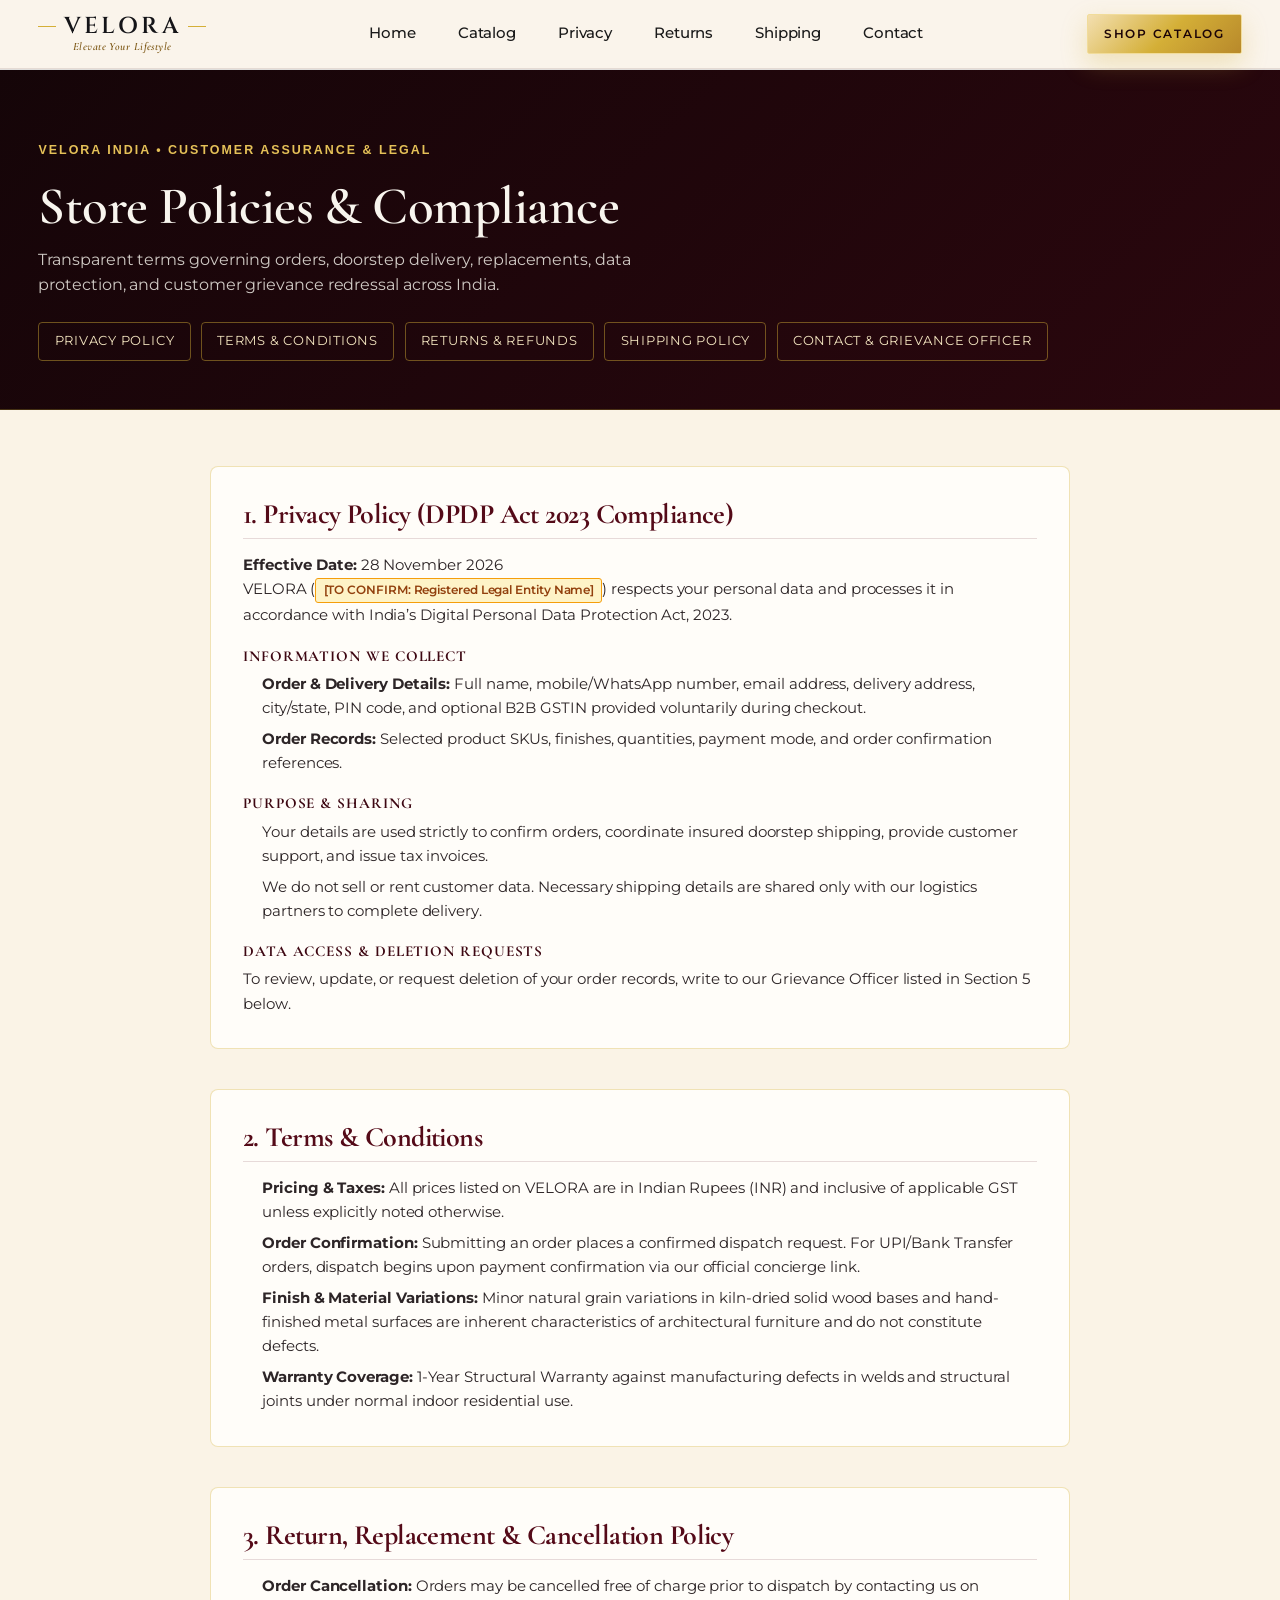
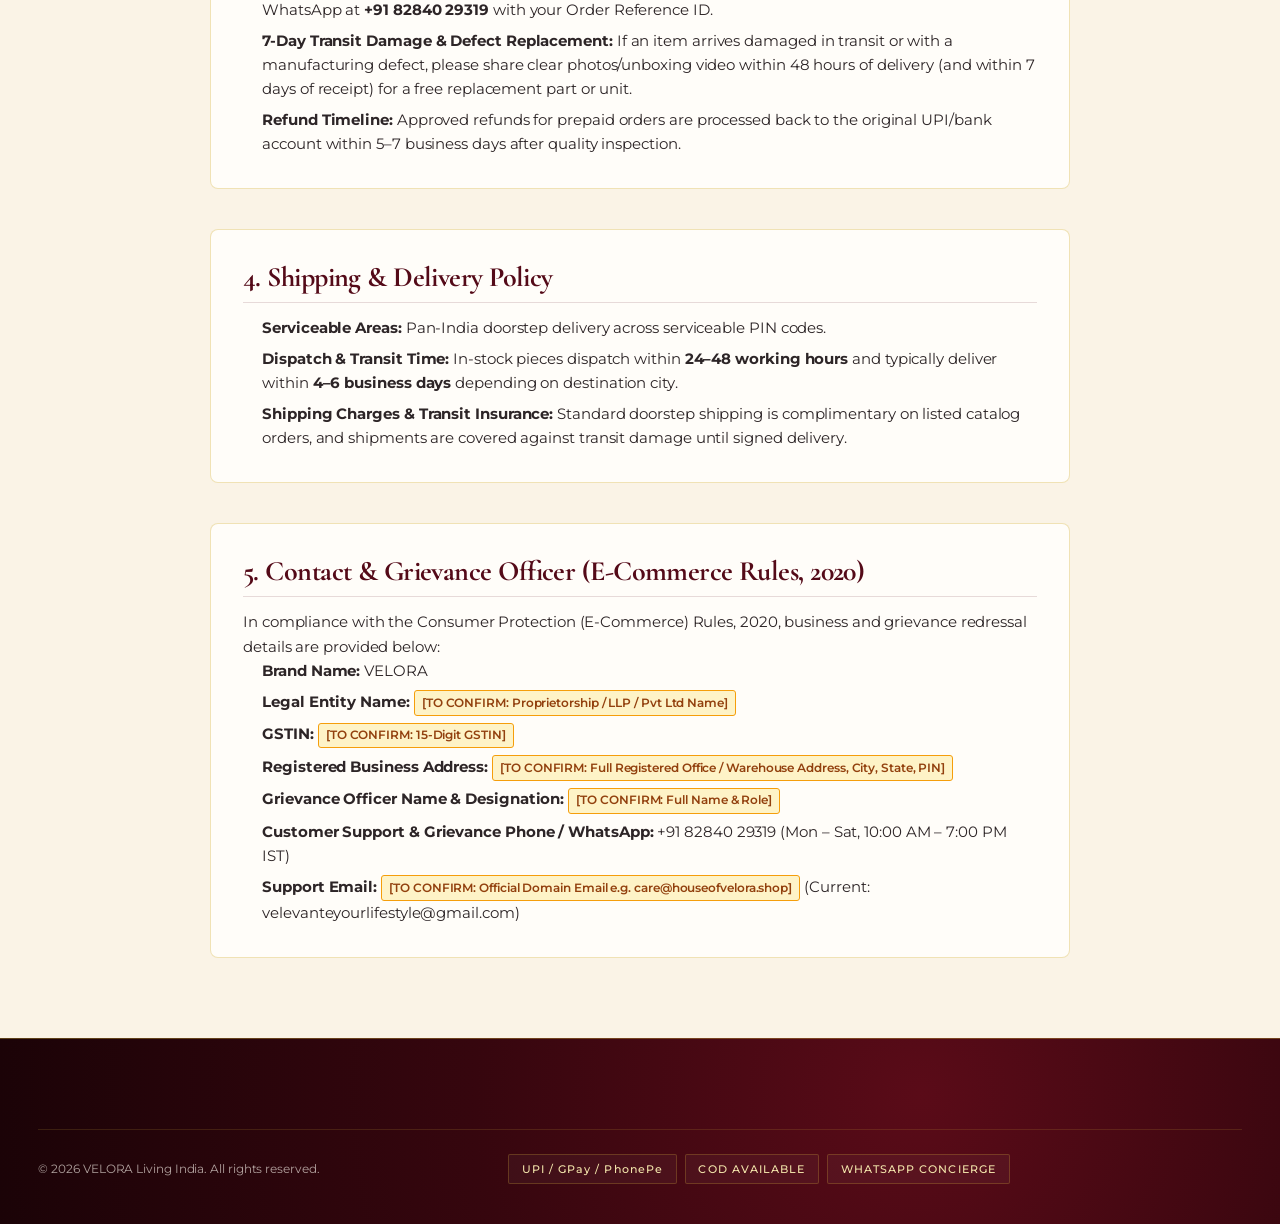
<file: policies.html>
﻿<!DOCTYPE html>
<html lang="en">
<head>
  <meta charset="UTF-8" />
  <meta name="viewport" content="width=device-width, initial-scale=1.0" />
  <title>Policies, Legal &amp; Grievance Contact | VELORA India</title>
  <meta name="description" content="VELORA India Privacy Policy, Terms & Conditions, Return & Replacement Policy, Shipping Policy, and Grievance Officer contact details." />
  <link rel="preconnect" href="https://fonts.googleapis.com" />
  <link rel="preconnect" href="https://fonts.gstatic.com" crossorigin />
  <link href="https://fonts.googleapis.com/css2?family=Cinzel:wght@500;600;700&family=Cormorant+Garamond:ital,wght@0,500;0,600;0,700;1,500&family=Montserrat:wght@300;400;500;600;700&display=swap" rel="stylesheet" />
  <link rel="stylesheet" href="css/base.css" />
  <link rel="stylesheet" href="css/components.css" />
  <link rel="stylesheet" href="css/sections.css" />
  <link rel="stylesheet" href="css/luxury-polish.css" />
  <style>
    .policy-hero { padding: 8.5rem 0 3rem; background: linear-gradient(135deg, #140508, #2b070e); color: #F8F5EE; border-bottom: 1px solid rgba(212, 175, 55, 0.25); }
    .policy-nav { display: flex; flex-wrap: wrap; gap: 0.65rem; margin-top: 1.5rem; }
    .policy-nav a { padding: 0.5rem 0.95rem; border: 1px solid rgba(212, 175, 55, 0.45); border-radius: 4px; color: #F3E5C0; text-decoration: none; font-size: 0.8rem; letter-spacing: 0.06em; text-transform: uppercase; }
    .policy-nav a:hover { background: rgba(212, 175, 55, 0.16); }
    .policy-wrap { padding: 3.5rem 0 5rem; display: grid; gap: 2.5rem; max-width: 860px; }
    .policy-card { background: #FFFDF9; color: #161012; border: 1px solid rgba(212, 175, 55, 0.35); border-radius: 8px; padding: 2rem; scroll-margin-top: 6.5rem; }
    .policy-card h2 { font-family: 'Cormorant Garamond', serif; font-size: 1.75rem; color: #540A18; margin: 0 0 0.85rem; border-bottom: 1px solid rgba(84, 10, 24, 0.14); padding-bottom: 0.5rem; }
    .policy-card h3 { font-size: 0.95rem; text-transform: uppercase; letter-spacing: 0.06em; color: #3D0712; margin: 1.25rem 0 0.45rem; }
    .policy-card p, .policy-card li { font-size: 0.92rem; line-height: 1.65; color: #2D2527; }
    .policy-card ul { padding-left: 1.2rem; display: grid; gap: 0.4rem; }
    .confirm-tag { display: inline-block; background: #FEF3C7; color: #92400E; border: 1px solid #F59E0B; padding: 0.1rem 0.45rem; border-radius: 3px; font-size: 0.78rem; font-weight: 600; }
      @media (max-width: 768px) {
      .hide-mobile { display: none !important; }
      .policy-hero { padding: 7rem 0 2.25rem !important; }
      .policy-card { padding: 1.35rem !important; }
    }
  </style>
  <link rel="canonical" href="https://houseofvelora.shop/policies.html" />
  <meta property="og:url" content="https://houseofvelora.shop/policies.html" />
  <meta name="twitter:card" content="summary_large_image" />
  <meta name="twitter:image" content="https://houseofvelora.shop/assets/images/logo-velvet.jpg" />
</head>
<body>
  <header class="site-header is-scrolled" id="siteHeader">
    <nav class="navbar" aria-label="Primary Navigation">
      <div class="container navbar-inner">
        <button class="mobile-menu-btn" id="mobileMenuBtn" aria-label="Open menu" aria-expanded="false"><span></span><span></span><span></span></button>
        <a href="index.html" class="brand-logo" aria-label="Velora Home">
          <span class="brand-wordmark"><span class="brand-line"></span>VELORA<span class="brand-line"></span></span>
          <span class="brand-sub">Elevate Your Lifestyle</span>
        </a>
        <ul class="nav-links">
          <li><a href="index.html" class="nav-link">Home</a></li>
          <li><a href="shop.html" class="nav-link">Catalog</a></li>
          <li><a href="#privacy" class="nav-link">Privacy</a></li>
          <li><a href="#returns" class="nav-link">Returns</a></li>
          <li><a href="#shipping" class="nav-link">Shipping</a></li>
          <li><a href="#contact" class="nav-link">Contact</a></li>
        </ul>
        <div class="nav-actions">
          <a href="shop.html" class="mobile-catalog-pill" aria-label="View Full Catalog">Catalog</a>
          <a href="shop.html" class="btn-magnetic btn-gold hide-mobile" style="padding:0.55rem 1rem;text-decoration:none;"><span class="btn-text">Shop Catalog</span></a>
        </div>
      </div>
    </nav>
  </header>

  <div class="mobile-drawer" id="mobileDrawer" aria-hidden="true">
    <div class="mobile-drawer-header">
      <span class="font-display text-gold-gradient" style="font-size:1.35rem;font-weight:600;">VELORA</span>
      <button id="mobileMenuClose" aria-label="Close menu">&times;</button>
    </div>
    <ul class="mobile-nav-list">
      <li><a href="index.html" class="mobile-nav-link">Home</a></li>
      <li><a href="shop.html" class="mobile-nav-link" style="color:#F3E5C0;font-weight:700;">Catalog &mdash; All Products</a></li>
      <li><a href="#privacy" class="mobile-nav-link">Privacy Policy</a></li>
      <li><a href="#returns" class="mobile-nav-link">Returns &amp; Warranty</a></li>
      <li><a href="#shipping" class="mobile-nav-link">Shipping Policy</a></li>
      <li><a href="#contact" class="mobile-nav-link">Grievance Contact</a></li>
    </ul>
    <div class="mobile-drawer-footer"><p>Complimentary Insured Delivery Across India &bull; COD + UPI Available</p></div>
  </div>
  <div class="drawer-backdrop" id="drawerBackdrop"></div>

  <main>
    <section class="policy-hero">
      <div class="container">
        <span class="section-eyebrow" style="color:#D4AF37;">VELORA India &bull; Customer Assurance &amp; Legal</span>
        <h1 class="section-title" style="color:#F8F5EE;margin-top:0.4rem;">Store Policies &amp; Compliance</h1>
        <p style="max-width:60ch;color:rgba(248,245,238,0.82);margin-top:0.65rem;">
          Transparent terms governing orders, doorstep delivery, replacements, data protection, and customer grievance redressal across India.
        </p>
        <nav class="policy-nav" aria-label="Policy Sections">
          <a href="#privacy">Privacy Policy</a>
          <a href="#terms">Terms &amp; Conditions</a>
          <a href="#returns">Returns &amp; Refunds</a>
          <a href="#shipping">Shipping Policy</a>
          <a href="#contact">Contact &amp; Grievance Officer</a>
        </nav>
      </div>
    </section>

    <div class="container policy-wrap">
      <section class="policy-card" id="privacy">
        <h2>1. Privacy Policy (DPDP Act 2023 Compliance)</h2>
        <p><strong>Effective Date:</strong> 28 November 2026</p>
        <p>VELORA (<span class="confirm-tag">[TO CONFIRM: Registered Legal Entity Name]</span>) respects your personal data and processes it in accordance with India&rsquo;s Digital Personal Data Protection Act, 2023.</p>
        <h3>Information We Collect</h3>
        <ul>
          <li><strong>Order &amp; Delivery Details:</strong> Full name, mobile/WhatsApp number, email address, delivery address, city/state, PIN code, and optional B2B GSTIN provided voluntarily during checkout.</li>
          <li><strong>Order Records:</strong> Selected product SKUs, finishes, quantities, payment mode, and order confirmation references.</li>
        </ul>
        <h3>Purpose &amp; Sharing</h3>
        <ul>
          <li>Your details are used strictly to confirm orders, coordinate insured doorstep shipping, provide customer support, and issue tax invoices.</li>
          <li>We do not sell or rent customer data. Necessary shipping details are shared only with our logistics partners to complete delivery.</li>
        </ul>
        <h3>Data Access &amp; Deletion Requests</h3>
        <p>To review, update, or request deletion of your order records, write to our Grievance Officer listed in Section 5 below.</p>
      </section>

      <section class="policy-card" id="terms">
        <h2>2. Terms &amp; Conditions</h2>
        <ul>
          <li><strong>Pricing &amp; Taxes:</strong> All prices listed on VELORA are in Indian Rupees (INR) and inclusive of applicable GST unless explicitly noted otherwise.</li>
          <li><strong>Order Confirmation:</strong> Submitting an order places a confirmed dispatch request. For UPI/Bank Transfer orders, dispatch begins upon payment confirmation via our official concierge link.</li>
          <li><strong>Finish &amp; Material Variations:</strong> Minor natural grain variations in kiln-dried solid wood bases and hand-finished metal surfaces are inherent characteristics of architectural furniture and do not constitute defects.</li>
          <li><strong>Warranty Coverage:</strong> 1-Year Structural Warranty against manufacturing defects in welds and structural joints under normal indoor residential use.</li>
        </ul>
      </section>

      <section class="policy-card" id="returns">
        <h2>3. Return, Replacement &amp; Cancellation Policy</h2>
        <ul>
          <li><strong>Order Cancellation:</strong> Orders may be cancelled free of charge prior to dispatch by contacting us on WhatsApp at <strong>+91 82840 29319</strong> with your Order Reference ID.</li>
          <li><strong>7-Day Transit Damage &amp; Defect Replacement:</strong> If an item arrives damaged in transit or with a manufacturing defect, please share clear photos/unboxing video within 48 hours of delivery (and within 7 days of receipt) for a free replacement part or unit.</li>
          <li><strong>Refund Timeline:</strong> Approved refunds for prepaid orders are processed back to the original UPI/bank account within 5–7 business days after quality inspection.</li>
        </ul>
      </section>

      <section class="policy-card" id="shipping">
        <h2>4. Shipping &amp; Delivery Policy</h2>
        <ul>
          <li><strong>Serviceable Areas:</strong> Pan-India doorstep delivery across serviceable PIN codes.</li>
          <li><strong>Dispatch &amp; Transit Time:</strong> In-stock pieces dispatch within <strong>24&ndash;48 working hours</strong> and typically deliver within <strong>4&ndash;6 business days</strong> depending on destination city.</li>
          <li><strong>Shipping Charges &amp; Transit Insurance:</strong> Standard doorstep shipping is complimentary on listed catalog orders, and shipments are covered against transit damage until signed delivery.</li>
        </ul>
      </section>

      <section class="policy-card" id="contact">
        <h2>5. Contact &amp; Grievance Officer (E-Commerce Rules, 2020)</h2>
        <p>In compliance with the Consumer Protection (E-Commerce) Rules, 2020, business and grievance redressal details are provided below:</p>
        <ul>
          <li><strong>Brand Name:</strong> VELORA</li>
          <li><strong>Legal Entity Name:</strong> <span class="confirm-tag">[TO CONFIRM: Proprietorship / LLP / Pvt Ltd Name]</span></li>
          <li><strong>GSTIN:</strong> <span class="confirm-tag">[TO CONFIRM: 15-Digit GSTIN]</span></li>
          <li><strong>Registered Business Address:</strong> <span class="confirm-tag">[TO CONFIRM: Full Registered Office / Warehouse Address, City, State, PIN]</span></li>
          <li><strong>Grievance Officer Name &amp; Designation:</strong> <span class="confirm-tag">[TO CONFIRM: Full Name &amp; Role]</span></li>
          <li><strong>Customer Support &amp; Grievance Phone / WhatsApp:</strong> +91 82840 29319 (Mon &ndash; Sat, 10:00 AM &ndash; 7:00 PM IST)</li>
          <li><strong>Support Email:</strong> <span class="confirm-tag">[TO CONFIRM: Official Domain Email e.g. care@houseofvelora.shop]</span> (Current: velevanteyourlifestyle@gmail.com)</li>
        </ul>
      </section>
    </div>
  </main>

  <footer class="site-footer" id="footer">
    <div class="container">
      <div class="footer-bottom">
        <p>&copy; 2026 VELORA Living India. All rights reserved.</p>
        <div class="payment-pills" aria-label="Accepted payment methods">
          <span class="pay-pill">UPI / GPay / PhonePe</span>
          <span class="pay-pill">COD AVAILABLE</span>
          <span class="pay-pill">WHATSAPP CONCIERGE</span>
        </div>
      </div>
    </div>
  </footer>
  <script src="js/animations.js" defer></script>
</body>
</html>
</file>
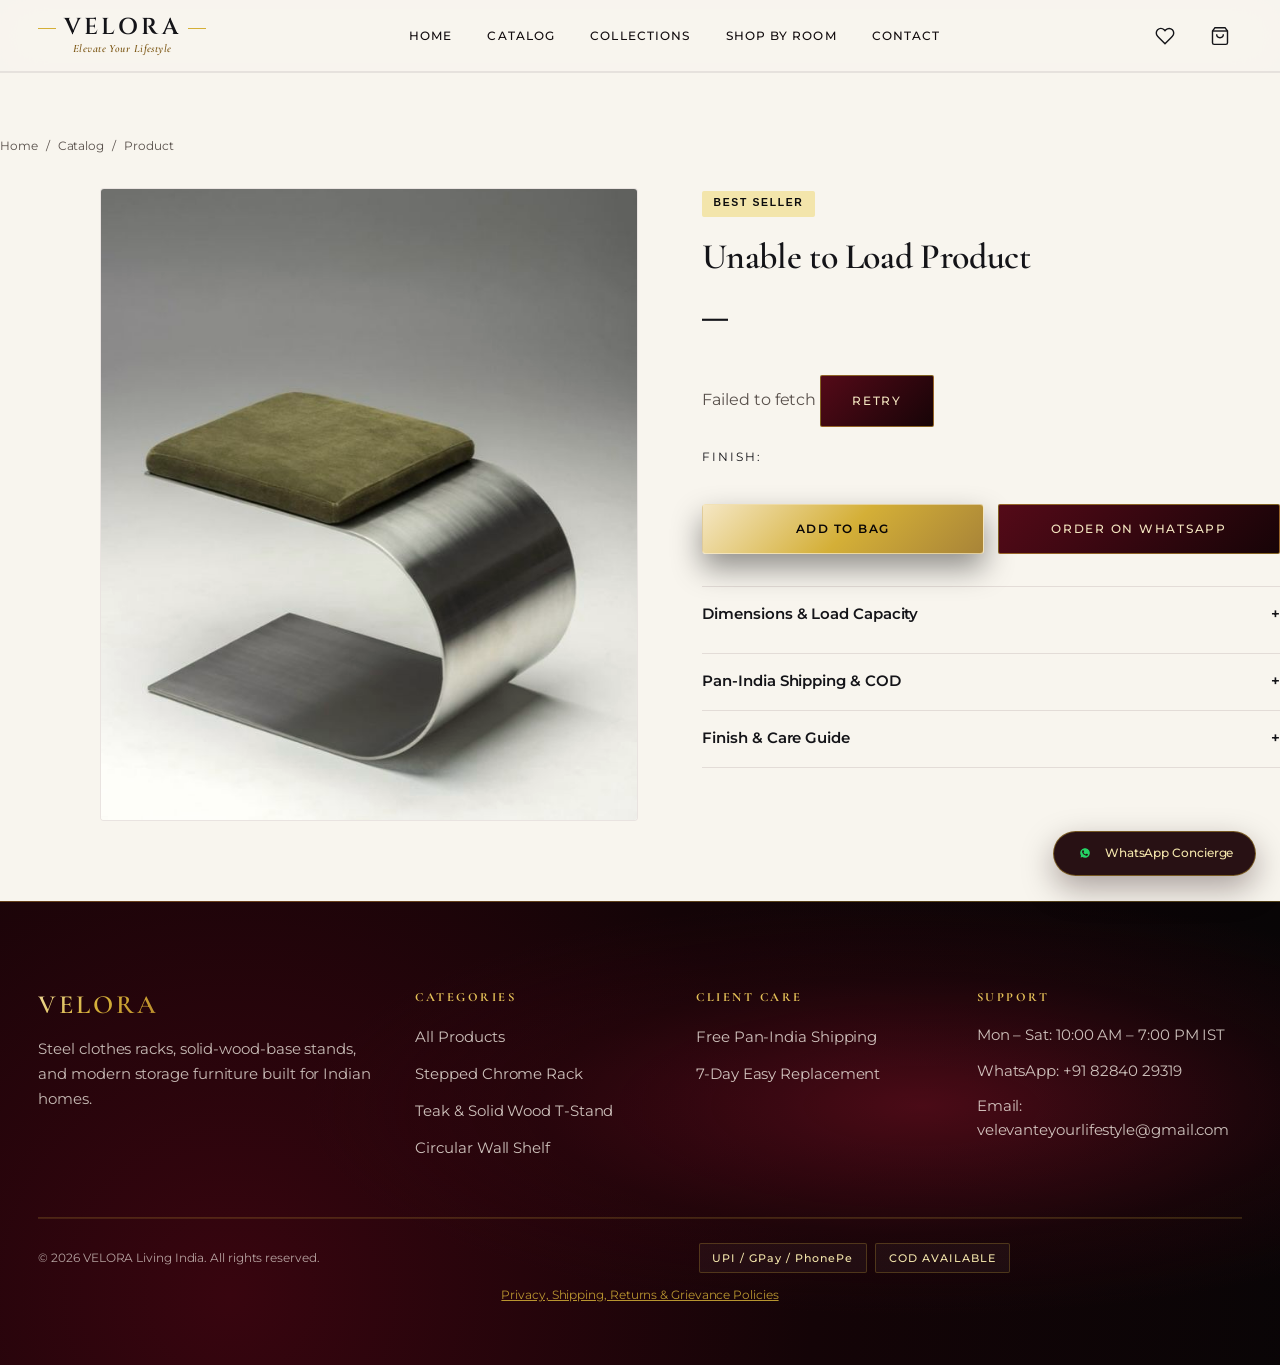
<file: product.html>
﻿<!DOCTYPE html>
<html lang="en">
<head>
  <meta charset="UTF-8" />
  <meta name="viewport" content="width=device-width, initial-scale=1.0" />
  <title>Product Detail | VELORA Luxury Home Furniture</title>
    <link rel="preconnect" href="https://fonts.googleapis.com" />
  <link rel="preconnect" href="https://fonts.gstatic.com" crossorigin />
  <link href="https://fonts.googleapis.com/css2?family=Cinzel:wght@500;600;700&family=Cormorant+Garamond:ital,wght@0,500;0,600;0,700;1,500&family=Montserrat:wght@300;400;500;600;700&display=swap" rel="stylesheet" />
  <link rel="icon" type="image/svg+xml" href="data:image/svg+xml,%3Csvg xmlns='http://www.w3.org/2000/svg' viewBox='0 0 64 64'%3E%3Crect width='64' height='64' rx='8' fill='%232B050B'/%3E%3Cpath d='M12 36L32 16L52 36' stroke='%23D4AF37' stroke-width='4' fill='none'/%3E%3Ctext x='32' y='52' text-anchor='middle' font-family='Georgia,serif' font-weight='bold' font-size='18' fill='%23F1DC9A'%3EV%3C/text%3E%3C/svg%3E" />
  <meta property="og:title" content="VELORA — Luxury Home Furniture &amp; Storage Racks India" />
  <meta property="og:description" content="Heavy-gauge steel clothes racks, solid-wood-base stands, and wall shelves with free insured delivery across India." />
  <meta property="og:type" content="website" />
  <meta property="og:image" content="https://houseofvelora.shop/assets/images/logo-velvet.jpg" />
  <link rel="canonical" href="https://houseofvelora.shop/product.html" />
  <meta property="og:url" content="https://houseofvelora.shop/product.html" />
  <meta name="twitter:card" content="summary_large_image" />
  <meta name="twitter:image" content="https://houseofvelora.shop/assets/images/logo-velvet.jpg" />
  <link rel="stylesheet" href="css/base.css" />
  <link rel="stylesheet" href="css/components.css" />
  <link rel="stylesheet" href="css/sections.css" />
  <style>
    .pdp-wrap { padding: 8.5rem 0 5rem; }
    .pdp-breadcrumb { font-size: var(--text-xs); color: var(--ink-muted); margin-bottom: 2rem; display: flex; gap: 0.5rem; }
    .pdp-grid { display: grid; grid-template-columns: 1.05fr 0.95fr; gap: clamp(2rem, 5vw, 4.5rem); align-items: start; }
    .pdp-gallery { display: grid; grid-template-columns: 84px 1fr; gap: 1rem; }
    .pdp-thumbs { display: flex; flex-direction: column; gap: 0.75rem; }
    .pdp-thumb { aspect-ratio: 1/1.15; border-radius: 4px; overflow: hidden; border: 2px solid transparent; cursor: pointer; opacity: 0.65; transition: all 0.3s ease; }
    .pdp-thumb.is-active { border-color: var(--gold-500); opacity: 1; }
    .pdp-thumb img { width: 100%; height: 100%; object-fit: cover; }
    .pdp-main-img { border-radius: 4px; overflow: hidden; background: var(--white); border: 1px solid rgba(43,5,11,0.1); aspect-ratio: 4/4.7; }
    .pdp-main-img img { width: 100%; height: 100%; object-fit: cover; }
    .pdp-info { display: flex; flex-direction: column; gap: 1.25rem; }
    .pdp-title { font-family: var(--font-display); font-size: clamp(1.75rem, 2.8vw, 2.6rem); color: var(--maroon-900); }
    .pdp-accordion { border-top: 1px solid var(--border-dark); margin-top: 0.75rem; }
    .pdp-accordion details { border-bottom: 1px solid var(--border-dark); padding-block: 1rem; }
    .pdp-accordion summary { font-weight: 600; font-size: var(--text-sm); color: var(--maroon-900); cursor: pointer; list-style: none; display: flex; justify-content: space-between; }
    .pdp-accordion p { margin-top: 0.65rem; font-size: var(--text-sm); color: var(--ink-muted); }
    @media (max-width: 900px) { .pdp-grid { grid-template-columns: 1fr; } .pdp-gallery { grid-template-columns: 1fr; } .pdp-thumbs { flex-direction: row; order: 2; } .pdp-thumb { width: 72px; } }
  </style>
<link rel="preconnect" href="https://fonts.googleapis.com" /><link rel="preconnect" href="https://fonts.gstatic.com" crossorigin />
  <link href="https://fonts.googleapis.com/css2?family=Cinzel:wght@500;600;700&family=Cormorant+Garamond:ital,wght@0,500;0,600;0,700;1,500&family=Montserrat:wght@300;400;500;600;700&display=swap" rel="stylesheet" /><link rel="stylesheet" href="css/luxury-polish.css" />
  <link rel="stylesheet" href="css/phantom-luxury.css" />
</head>
<body>
  <div class="preloader" id="preloader" aria-hidden="true"><div class="curtain-panel curtain-left"></div><div class="curtain-panel curtain-right"></div><div class="preloader-frame"><span class="pf-corner pf-tl"></span><span class="pf-corner pf-tr"></span><span class="pf-corner pf-bl"></span><span class="pf-corner pf-br"></span><span class="pf-stamp">ATELIER EDITION &bull; INDIA</span></div><div class="preloader-seam"></div><div class="preloader-logo-wrap"><svg class="preloader-crest" viewBox="0 0 140 64" fill="none" xmlns="http://www.w3.org/2000/svg"><defs><linearGradient id="goldCrestGrad" x1="0" y1="0" x2="140" y2="64" gradientUnits="userSpaceOnUse"><stop offset="0%" stop-color="#F1DC9A"/><stop offset="50%" stop-color="#D4AF37"/><stop offset="100%" stop-color="#B8892B"/></linearGradient></defs><path d="M18 42L70 10L122 42" stroke="url(#goldCrestGrad)" stroke-width="3.2" stroke-linecap="round" stroke-linejoin="round"/><rect x="61" y="28" width="7" height="7" fill="url(#goldCrestGrad)"/><rect x="72" y="28" width="7" height="7" fill="url(#goldCrestGrad)"/><rect x="61" y="38" width="7" height="7" fill="url(#goldCrestGrad)"/><rect x="72" y="38" width="7" height="7" fill="url(#goldCrestGrad)"/></svg><div class="preloader-brand text-gold-gradient">VELORA</div><p class="preloader-tagline">Elevate Your Lifestyle</p><div class="preloader-bar"><div class="preloader-progress" id="preloaderProgress"></div></div></div></div>
  <a href="#top" class="skip-link">Skip to main content</a>
  <header class="site-header is-scrolled" id="siteHeader">
    <nav class="navbar" aria-label="Primary Navigation">
      <div class="container navbar-inner">
        <button class="mobile-menu-btn" id="mobileMenuBtn" aria-label="Open menu" aria-expanded="false"><span></span><span></span><span></span></button>
        <a href="index.html" class="brand-logo" aria-label="Velora Home">
          <span class="brand-wordmark"><span class="brand-line"></span>VELORA<span class="brand-line"></span></span>
          <span class="brand-sub">Elevate Your Lifestyle</span>
        </a>
        <ul class="nav-links">
          <li><a href="index.html" class="nav-link">Home</a></li>
          <li><a href="shop.html" class="nav-link">Catalog</a></li>
          <li><a href="index.html#collections" class="nav-link">Collections</a></li>
          <li><a href="index.html#rooms" class="nav-link">Shop by Room</a></li>
          <li><a href="#footer" class="nav-link">Contact</a></li>
        </ul>
        <div class="nav-actions">
          <a href="shop.html" class="mobile-catalog-pill" aria-label="View Full Catalog">Catalog</a>
          <a href="shop.html?wishlist=1" class="icon-btn" id="wishlistOpenBtn" aria-label="Saved Wishlist" style="text-decoration:none;">
            <svg width="20" height="20" viewBox="0 0 24 24" fill="none" stroke="currentColor" stroke-width="1.7"><path d="M20.84 4.61a5.5 5.5 0 0 0-7.78 0L12 5.67l-1.06-1.06a5.5 5.5 0 0 0-7.78 7.78l1.06 1.06L12 21.23l7.78-7.78 1.06-1.06a5.5 5.5 0 0 0 0-7.78z"/></svg>
            <span class="badge-count" id="wishlistCount">0</span>
          </a>
          <button class="icon-btn" id="cartOpenBtn" aria-label="Shopping Bag">
            <svg width="20" height="20" viewBox="0 0 24 24" fill="none" stroke="currentColor" stroke-width="1.7"><path d="M6 2L3 6v14a2 2 0 0 0 2 2h14a2 2 0 0 0 2-2V6l-3-4z"/><line x1="3" y1="6" x2="21" y2="6"/><path d="M16 10a4 4 0 0 1-8 0"/></svg>
            <span class="action-badge" id="cartCount">0</span>
          </button>
        </div>
      </div>
    <div class="scroll-progress-bar" id="scrollProgressBar" aria-hidden="true"></div></nav>
  </header>

  <div class="mobile-drawer" id="mobileDrawer" aria-hidden="true" data-lenis-prevent>
    <div class="mobile-drawer-header">
      <span class="font-display text-gold-gradient" style="font-size:1.35rem;font-weight:600;">VELORA</span>
      <button id="mobileMenuClose" aria-label="Close menu">&times;</button>
    </div>
    <ul class="mobile-nav-list">
      <li><a href="index.html" class="mobile-nav-link">Home</a></li>
      <li><a href="shop.html" class="mobile-nav-link" style="color:#F3E5C0;font-weight:700;">Catalog &mdash; All Products</a></li>
      <li><a href="index.html#collections" class="mobile-nav-link">Collections</a></li>
      <li><a href="index.html#rooms" class="mobile-nav-link">Shop by Room</a></li>
      <li><a href="#footer" class="mobile-nav-link">Contact</a></li>
    </ul>
    <div class="mobile-drawer-footer"><p>Free Shipping Across India &bull; COD + UPI Available</p></div>
  </div>
  <main class="container pdp-wrap">
    <nav class="pdp-breadcrumb" aria-label="Breadcrumb">
      <a href="index.html">Home</a> <span>/</span> <a href="shop.html">Catalog</a> <span>/</span> <span id="pdpCrumbName">Product</span>
    </nav>

    <div class="pdp-grid">
      <div class="pdp-gallery">
        <div class="pdp-thumbs" id="pdpThumbs"></div>
        <div class="pdp-main-img"><img id="pdpMainImg" src="assets/images/product-1.jpg" alt="" /></div>
      </div>

      <div class="pdp-info">
        <div><span class="badge-shimmer" id="pdpBadge">Best Seller</span></div>
        <h1 class="pdp-title" id="pdpTitle">Loading...</h1>
        <div class="product-price-box">
          <span class="price-now" id="pdpPrice" style="font-size:1.65rem;">&mdash;</span>
          <span class="price-mrp" id="pdpMrp" style="font-size:1.05rem;"></span>
        </div>
        <p id="pdpDesc" style="color:var(--ink-muted);line-height:1.75;"></p>

        <div>
          <span class="finish-label" style="color:var(--maroon-900);display:block;margin-bottom:0.5rem;">Finish:</span>
          <div class="qv-finishes" id="pdpFinishes"></div>
        </div>

        <div style="display:flex;flex-wrap:wrap;gap:0.85rem;margin-top:0.5rem;">
          <button type="button" class="btn-magnetic btn-gold" id="pdpAddBtn" style="flex:1;"><span class="btn-text">Add to Bag</span></button>
          <button type="button" class="btn-magnetic btn-maroon" id="pdpWaBtn" style="flex:1;"><span class="btn-text">Order on WhatsApp</span></button>
        </div>

        <div class="pdp-accordion">
          <details open>
            <summary>Dimensions &amp; Load Capacity <span>+</span></summary>
            <p id="pdpDims"></p>
          </details>
          <details>
            <summary>Pan-India Shipping &amp; COD <span>+</span></summary>
            <p id="pdpDelivery">Complimentary insured doorstep delivery across India within 4&ndash;6 business days. Cash on Delivery &amp; UPI accepted.</p>
          </details>
          <details>
            <summary>Finish &amp; Care Guide <span>+</span></summary>
            <p>Wipe gently with a dry microfiber cloth. Avoid abrasive cleaners to preserve the metallic finish.</p>
          </details>
        </div>
      </div>
    </div>
  </main>

  <footer class="site-footer" id="footer">
    <div class="container">
      <div class="footer-grid">
        <div>
          <span class="font-display text-gold-gradient" style="font-size:1.65rem;font-weight:600;letter-spacing:0.12em;">VELORA</span>
          <p class="footer-brand-desc">Steel clothes racks, solid-wood-base stands, and modern storage furniture built for Indian homes.</p>
        </div>
        <div>
          <h3 class="footer-heading">Categories</h3>
          <ul class="footer-links">
            <li><a href="shop.html">All Products</a></li>
            <li><a href="shop.html?cat=clothes-rack">Stepped Chrome Rack</a></li>
            <li><a href="shop.html?cat=decor">Teak & Solid Wood T-Stand</a></li>
            <li><a href="shop.html?cat=wall-shelf">Circular Wall Shelf</a></li>
          </ul>
        </div>
        <div>
          <h3 class="footer-heading">Client Care</h3>
          <ul class="footer-links">
            <li><a href="index.html#why-velora">Free Pan-India Shipping</a></li>
            <li><a href="index.html#why-velora">7-Day Easy Replacement</a></li>
          </ul>
        </div>
        <div>
          <h3 class="footer-heading">Support</h3>
          <ul class="footer-contact">
            <li>Mon &ndash; Sat: 10:00 AM &ndash; 7:00 PM IST</li>
            <li>WhatsApp: +91 82840 29319</li>
            <li>Email: velevanteyourlifestyle@gmail.com</li>
          </ul>
        </div>
      </div>
      <div class="footer-bottom">
        <p>&copy; 2026 VELORA Living India. All rights reserved.</p>
        <div class="payment-pills">
          <span class="pay-pill">UPI / GPay / PhonePe</span>
          <span class="pay-pill">COD AVAILABLE</span>
        </div>
      </div>
    </div>
  <div style="text-align:center;padding:0.75rem 1rem 1.25rem;font-size:0.78rem;opacity:0.85;"><a href="policies.html" style="color:#D4AF37;text-decoration:underline;">Privacy, Shipping, Returns &amp; Grievance Policies</a></div></footer>

  <a href="https://wa.me/918284029319?text=Hello%20VELORA!%20I%20would%20like%20assistance%20with%20your%20furniture%20collection."
     target="_blank" rel="noopener noreferrer" class="whatsapp-float" aria-label="Chat with Velora on WhatsApp">
    <svg viewBox="0 0 24 24" fill="currentColor"><path d="M12.031 6.172c-3.181 0-5.767 2.586-5.768 5.766-.001 1.298.38 2.27 1.019 3.287l-.582 2.128 2.182-.573c.978.58 1.911.928 3.145.929 3.178 0 5.767-2.587 5.768-5.766.001-3.187-2.575-5.77-5.764-5.771zm3.392 8.244c-.144.405-.837.774-1.17.824-.299.045-.677.063-1.092-.069-.252-.08-.575-.187-.988-.365-1.739-.751-2.874-2.502-2.961-2.617-.087-.116-.708-.94-.708-1.793s.448-1.273.607-1.446c.159-.173.346-.217.462-.217l.332.006c.106.005.249-.04.39.298.144.347.491 1.2.534 1.287.043.087.072.188.014.304-.058.116-.087.188-.173.289l-.26.304c-.087.086-.177.18-.076.354.101.174.449.741.964 1.201.662.591 1.221.774 1.394.86s.274.072.376-.043c.101-.116.433-.506.549-.68.116-.173.231-.145.39-.087s1.011.477 1.184.564.289.13.332.202c.045.072.045.419-.1.824z"/></svg>
    <span>WhatsApp Concierge</span>
  </a>

  <aside class="cart-drawer" id="cartDrawer" aria-label="Shopping Bag" aria-hidden="true">
    <div class="cart-drawer-header">
      <h3>YOUR VELORA BAG (<span id="drawerBagCount">0</span>)</h3>
      <button class="drawer-close-btn" id="cartCloseBtn" aria-label="Close bag">&times;</button>
    </div>
    <div class="cart-shipping-bar">&#10022; Free Shipping Across India &bull; COD + UPI Eligible</div>
    <div class="cart-items-body" id="cartItemsContainer" data-lenis-prevent></div>
    <div class="cart-drawer-footer">
      <div class="promo-row">
        <input type="text" id="promoCodeInput" placeholder="Promo code (try VELORA10)" />
        <button type="button" id="applyPromoBtn">Apply</button>
      </div>
      <div class="cart-summary-row"><span>Subtotal</span><strong id="cartSubtotal">₹0</strong></div>
      <div class="cart-summary-row" id="discountRow" style="display:none;color:#15803d;"><span>Welcome Privilege (10% OFF)</span><strong id="cartDiscount">-₹0</strong></div>
      <div class="cart-summary-row cart-total-row"><span>Total Payable</span><span id="cartGrandTotal">₹0</span></div>
      <div class="cart-cta-stack">
        <button type="button" class="btn-magnetic btn-gold" id="whatsappCheckoutBtn"><span class="btn-text">Order via WhatsApp &rarr;</span></button>
        <button type="button" class="btn-magnetic btn-maroon" id="expressCheckoutBtn"><span class="btn-text">Proceed to UPI / COD Checkout</span></button>
      </div>
    </div>
  </aside>
  <div class="drawer-backdrop" id="drawerBackdrop"></div>
  <div class="velora-toast" id="veloraToast" role="status" aria-live="polite"></div>

  <script src="js/products.js" defer></script>
  <script src="js/store.js" defer></script>
  <script src="js/cart.js" defer></script>
  <script src="js/animations.js" defer></script>
    <script>document.addEventListener('DOMContentLoaded', () => {
    function renderProductDetail() {
      const Store = window.VeloraStore;
      const formatINR = Store.formatINR;
      const escapeHtml = Store.escapeHtml;
      const catState = window.VELORA_CATALOG_STATE || { status: 'ready' };
      const titleEl = document.getElementById('pdpTitle');
      const descEl = document.getElementById('pdpDesc');
      const addBtn = document.getElementById('pdpAddBtn');
      const waBtn = document.getElementById('pdpWaBtn');

      if (catState.status === 'loading') {
        document.title = 'Loading Piece | VELORA India';
        if (titleEl) titleEl.textContent = 'Loading Architectural Piece...';
        if (descEl) descEl.textContent = 'Fetching live specifications, finishes, and availability...';
        return;
      }

      if (catState.status === 'error') {
        document.title = 'Unable to Load Product | VELORA India';
        if (titleEl) titleEl.textContent = 'Unable to Load Product';
        if (descEl) {
          descEl.innerHTML = escapeHtml(catState.error || 'Please check your connection.') +
            ' <button type="button" class="btn-magnetic btn-maroon" style="margin-top:1rem;" onclick="window.reloadVeloraCatalog && window.reloadVeloraCatalog()"><span class="btn-text">Retry</span></button>';
        }
        return;
      }

      const params = new URLSearchParams(window.location.search);
      const id = params.get('id');
      const catalog = Store.getCatalog();
      const product = id ? Store.getProductById(id) : catalog[0];

      if (!product) {
        document.title = 'Product Not Found | VELORA India';
        const crumb = document.getElementById('pdpCrumbName');
        if (crumb) crumb.textContent = 'Not Found';
        const badge = document.getElementById('pdpBadge');
        if (badge) badge.textContent = 'Unavailable';
        if (titleEl) titleEl.textContent = 'Product Not Found';
        const priceEl = document.getElementById('pdpPrice');
        if (priceEl) priceEl.textContent = '';
        const mrpEl = document.getElementById('pdpMrp');
        if (mrpEl) mrpEl.style.display = 'none';
        if (descEl) {
          descEl.innerHTML = 'The requested piece could not be found or may have been archived.<br/><br/><a href="shop.html" class="btn-magnetic btn-maroon" style="display:inline-flex;text-decoration:none;"><span class="btn-text">Browse Full Catalog &rarr;</span></a>';
        }
        if (addBtn) addBtn.style.display = 'none';
        if (waBtn) waBtn.style.display = 'none';
        return;
      }

      if (addBtn) addBtn.style.display = '';
      if (waBtn) waBtn.style.display = '';

      let chosenFinish = product.finishes[0];
      document.title = product.name + ' | VELORA India';
      document.getElementById('pdpCrumbName').textContent = product.name;
      document.getElementById('pdpBadge').textContent = product.badge;
      titleEl.textContent = product.name;
      document.getElementById('pdpPrice').textContent = formatINR(product.price);
      const mrpEl = document.getElementById('pdpMrp');
      if (mrpEl) {
        if (product.mrp && product.mrp > product.price) {
          mrpEl.textContent = formatINR(product.mrp);
          mrpEl.style.display = 'inline';
        } else {
          mrpEl.style.display = 'none';
        }
      }
      descEl.textContent = product.description;
      document.getElementById('pdpDims').textContent = product.dimensions + ' • ' + (product.material || '304-Grade Steel & Solid Wood');
      const delEl = document.getElementById('pdpDelivery');
      if (delEl && product.delivery) delEl.textContent = product.delivery + ' • Cash on Delivery & UPI accepted.';

      const mainImg = document.getElementById('pdpMainImg');
      mainImg.src = product.image;
      mainImg.alt = product.name;

      const thumbsEl = document.getElementById('pdpThumbs');
      thumbsEl.innerHTML = '';
      [product.image, product.hoverImage].filter(Boolean).forEach((src, i) => {
        const btn = document.createElement('button');
        btn.type = 'button';
        btn.className = 'pdp-thumb ' + (i === 0 ? 'is-active' : '');
        btn.setAttribute('aria-label', 'View image ' + (i + 1));
        btn.innerHTML = '<img src="' + escapeHtml(src) + '" alt="' + escapeHtml(product.name) + ' view ' + (i + 1) + '" />';
        btn.addEventListener('click', () => {
          mainImg.src = src;
          document.querySelectorAll('.pdp-thumb').forEach((t) => t.classList.remove('is-active'));
          btn.classList.add('is-active');
        });
        thumbsEl.appendChild(btn);
      });

            document.title = product.name + ' | VELORA India';
      let ldEl = document.getElementById('veloraProductSchema');
      if (!ldEl) {
        ldEl = document.createElement('script');
        ldEl.type = 'application/ld+json';
        ldEl.id = 'veloraProductSchema';
        document.head.appendChild(ldEl);
      }
      ldEl.textContent = JSON.stringify({
        '@context': 'https://schema.org/',
        '@type': 'Product',
        name: product.name,
        image: [product.image, product.hoverImage].filter(Boolean),
        description: product.description,
        sku: product.id,
        brand: { '@type': 'Brand', name: 'VELORA' },
        offers: {
          '@type': 'Offer',
          url: window.location.href,
          priceCurrency: 'INR',
          price: Number(product.price) || 0,
          availability: product.stock === 0 ? 'https://schema.org/OutOfStock' : 'https://schema.org/InStock',
          itemCondition: 'https://schema.org/NewCondition'
        }
      });
      const finishesEl = document.getElementById('pdpFinishes');
      finishesEl.innerHTML = '';
      product.finishes.forEach((f, i) => {
        const b = document.createElement('button');
        b.type = 'button';
        b.className = 'qv-finish-btn ' + (i === 0 ? 'is-active' : '');
        b.textContent = f;
        b.addEventListener('click', () => {
          chosenFinish = f;
          document.querySelectorAll('.qv-finish-btn').forEach((x) => x.classList.remove('is-active'));
          b.classList.add('is-active');
        });
        finishesEl.appendChild(b);
      });

      if (product.stock === 0) {
        addBtn.disabled = true;
        addBtn.style.opacity = '0.5';
        addBtn.style.cursor = 'not-allowed';
        addBtn.innerHTML = '<span class="btn-text">Sold Out</span>';
      } else {
        addBtn.disabled = false;
        addBtn.style.opacity = '1';
        addBtn.style.cursor = 'pointer';
        addBtn.innerHTML = '<span class="btn-text">Add to Bag — ' + formatINR(product.price) + '</span>';
        addBtn.onclick = () => {
          if (window.VeloraCart && typeof window.VeloraCart.add === 'function') {
            window.VeloraCart.add(product.id, chosenFinish);
          }
        };
      }

      waBtn.onclick = () => {
        const msg = '*VELORA — Direct Order Request*\n\n1. ' + product.name + ' (' + chosenFinish + ') x1 - ' + formatINR(product.price) + '\n\n*Total:* ' + formatINR(product.price) + '\n*Shipping:* Free Insured Pan-India Delivery\n\n*Delivery Details (Please fill):*\n• Name: \n• City & Pincode: \n• Payment Mode (UPI / COD): ';
        window.open('https://wa.me/918284029319?text=' + encodeURIComponent(msg), '_blank', 'noopener,noreferrer');
      };
    }
    renderProductDetail();
    window.addEventListener('velora:catalogLoading', renderProductDetail);
    window.addEventListener('velora:catalogUpdated', renderProductDetail);
    window.addEventListener('velora:catalogError', renderProductDetail);
  });
  </script>
  <script src="js/luxury-polish.js" defer></script>
  <script src="js/checkout-billing.js" defer></script>
  <script src="js/billing-helpers.js" defer></script>
</body>
</html>
</file>
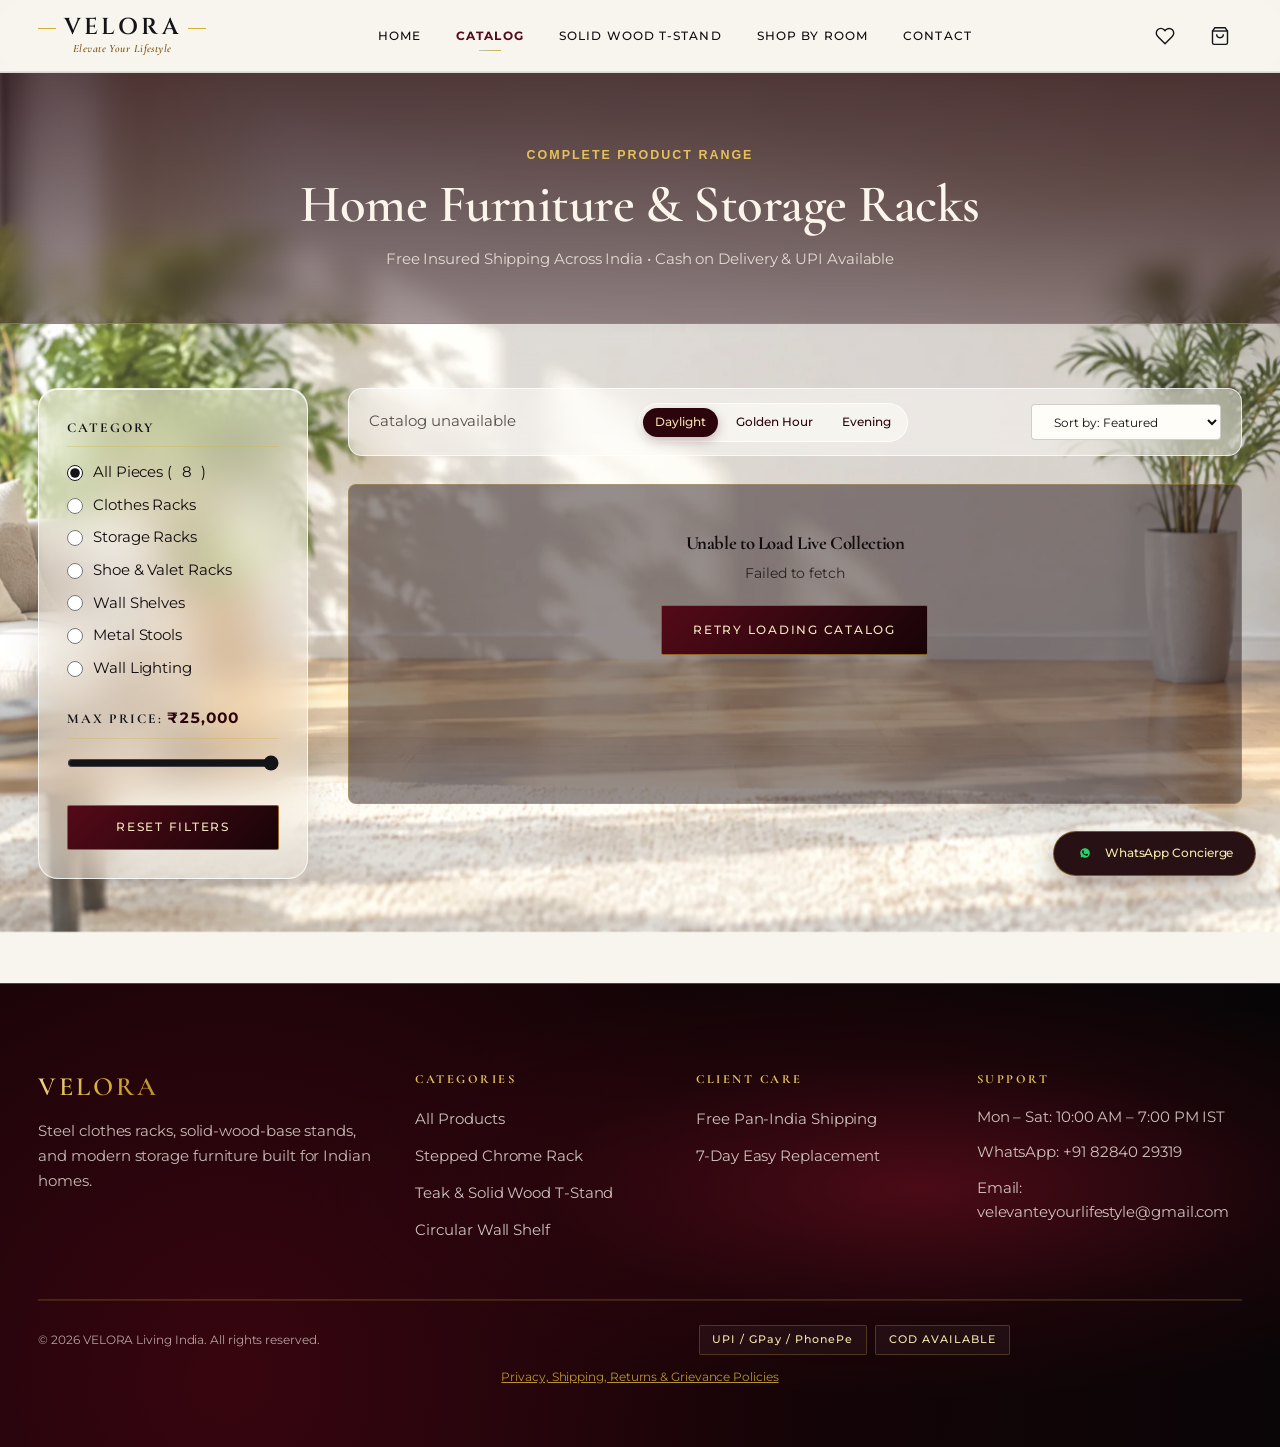
<file: shop.html>
﻿<!DOCTYPE html>
<html lang="en">
<head>
  <meta charset="UTF-8" />
  <meta name="viewport" content="width=device-width, initial-scale=1.0" />
  <title>Shop All Pieces | VELORA India</title>
    <link rel="preconnect" href="https://fonts.googleapis.com" />
  <link rel="preconnect" href="https://fonts.gstatic.com" crossorigin />
  <link href="https://fonts.googleapis.com/css2?family=Cinzel:wght@500;600;700&family=Cormorant+Garamond:ital,wght@0,500;0,600;0,700;1,500&family=Montserrat:wght@300;400;500;600;700&display=swap" rel="stylesheet" />
  <link rel="icon" type="image/svg+xml" href="data:image/svg+xml,%3Csvg xmlns='http://www.w3.org/2000/svg' viewBox='0 0 64 64'%3E%3Crect width='64' height='64' rx='8' fill='%232B050B'/%3E%3Cpath d='M12 36L32 16L52 36' stroke='%23D4AF37' stroke-width='4' fill='none'/%3E%3Ctext x='32' y='52' text-anchor='middle' font-family='Georgia,serif' font-weight='bold' font-size='18' fill='%23F1DC9A'%3EV%3C/text%3E%3C/svg%3E" />
  <meta property="og:title" content="VELORA — Luxury Home Furniture &amp; Storage Racks India" />
  <meta property="og:description" content="Heavy-gauge steel clothes racks, solid-wood-base stands, and wall shelves with free insured delivery across India." />
  <meta property="og:type" content="website" />
  <meta property="og:image" content="https://houseofvelora.shop/assets/images/logo-velvet.jpg" />
  <link rel="canonical" href="https://houseofvelora.shop/shop.html" />
  <meta property="og:url" content="https://houseofvelora.shop/shop.html" />
  <meta name="twitter:card" content="summary_large_image" />
  <meta name="twitter:image" content="https://houseofvelora.shop/assets/images/logo-velvet.jpg" />
  <link rel="stylesheet" href="css/base.css" />
  <link rel="stylesheet" href="css/components.css" />
  <link rel="stylesheet" href="css/sections.css" />
  <style>
    .shop-hero { padding: 8.8rem 0 3.2rem; background: linear-gradient(180deg, rgba(36, 6, 12, 0.72) 0%, rgba(36, 6, 12, 0.42) 100%) !important; backdrop-filter: blur(12px); -webkit-backdrop-filter: blur(12px); color: var(--cream); text-align: center; border-bottom: 1px solid rgba(255, 255, 255, 0.35); }
    .shop-layout { display: grid; grid-template-columns: 270px 1fr; gap: 2.5rem; padding-block: 4rem; align-items: start; }
    .shop-sidebar { background: var(--white); padding: 1.75rem; border-radius: 4px; border: 1px solid rgba(43,5,11,0.1); position: sticky; top: 6.5rem; display: flex; flex-direction: column; gap: 1.65rem; }
    .filter-group h4 { font-family: var(--font-display); font-size: 0.85rem; letter-spacing: 0.14em; text-transform: uppercase; color: var(--maroon-900); margin-bottom: 0.85rem; padding-bottom: 0.45rem; border-bottom: 1px solid rgba(212,175,55,0.3); }
    .filter-check-list { display: flex; flex-direction: column; gap: 0.55rem; font-size: var(--text-sm); }
    .filter-check-list label { display: flex; align-items: center; gap: 0.6rem; cursor: pointer; }
    .filter-check-list input[type="radio"] { accent-color: var(--maroon-900); width: 16px; height: 16px; }
    .shop-toolbar { display: flex; flex-wrap: wrap; justify-content: space-between; align-items: center; gap: 1rem; margin-bottom: 1.75rem; padding-bottom: 1rem; border-bottom: 1px solid var(--border-dark); }
    .shop-sort-select { padding: 0.55rem 1.15rem; border-radius: 4px; border: 1px solid rgba(43,5,11,0.2); background: var(--white); font-size: var(--text-xs); cursor: pointer; }
    .shop-catalog-grid { display: grid; grid-template-columns: repeat(3, 1fr); gap: 1.65rem; }
    @media (max-width: 1024px) { .shop-layout { grid-template-columns: 1fr; } .shop-sidebar { position: static; } .shop-catalog-grid { grid-template-columns: repeat(2, 1fr); } }
    @media (max-width: 560px) { .shop-catalog-grid { grid-template-columns: 1fr; } }
      /* === ARCHITECTURAL LIVING ROOM BG & FROSTED GLASS CARDS === */
    body { background: #e9e4dc !important; position: relative; }
    .shop-room-bg {
      position: fixed; inset: -3%; z-index: -1; pointer-events: none;
      background: url('assets/images/shop-room-bg.webp') center/cover no-repeat;
      filter: saturate(1.08) contrast(1.03); transform: scale(1.01);
    }
    .shop-room-bg::after {
      content: ''; position: absolute; inset: 0;
      background: linear-gradient(180deg, rgba(24, 14, 10, 0.34) 0%, rgba(255, 252, 246, 0.14) 38%, rgba(255, 252, 246, 0.22) 100%);
    }
    .shop-sidebar, #shopCatalogGrid .product-card {
      background: linear-gradient(155deg, rgba(255, 253, 248, 0.56), rgba(248, 242, 232, 0.44)) !important;
      backdrop-filter: blur(20px) saturate(1.4) !important;
      -webkit-backdrop-filter: blur(20px) saturate(1.4) !important;
      border: 1px solid rgba(255, 255, 255, 0.78) !important;
      box-shadow: inset 0 1px 0 rgba(255, 255, 255, 0.85), 0 20px 48px -22px rgba(40, 22, 16, 0.28) !important;
      border-radius: 20px !important;
    }
    .shop-toolbar {
      background: rgba(255, 253, 248, 0.48); backdrop-filter: blur(16px); -webkit-backdrop-filter: blur(16px);
      padding: 0.85rem 1.25rem; border-radius: 14px; border: 1px solid rgba(255, 255, 255, 0.72);
    }
      /* === SPATIAL SHOWROOM UPGRADE: SPECULAR SHEEN, MOOD LIGHTING & DEPTH === */
    .shop-room-bg { transition: filter 0.65s ease, transform 0.18s ease-out; will-change: transform; }
    .shop-room-bg.mood-golden { filter: sepia(18%) saturate(128%) brightness(97%) contrast(104%) !important; }
    .shop-room-bg.mood-evening { filter: brightness(68%) saturate(115%) contrast(108%) !important; }
    #shopCatalogGrid .product-card { position: relative; overflow: hidden; transition: transform 0.42s cubic-bezier(0.22, 1, 0.36, 1), box-shadow 0.42s ease, border-color 0.3s ease !important; }
    #shopCatalogGrid .product-card::after {
      content: ''; position: absolute; inset: 0; pointer-events: none;
      background: linear-gradient(108deg, transparent 36%, rgba(255, 255, 255, 0.55) 50%, transparent 64%);
      transform: translateX(-120%); transition: transform 0.85s cubic-bezier(0.22, 1, 0.36, 1);
    }
    #shopCatalogGrid .product-card:hover { transform: translateY(-6px) !important; border-color: rgba(212, 175, 55, 0.75) !important; box-shadow: inset 0 1px 0 rgba(255,255,255,0.95), 0 28px 56px -20px rgba(36, 6, 12, 0.35) !important; }
    #shopCatalogGrid .product-card:hover::after { transform: translateX(120%); }
    .mood-pills { display: inline-flex; align-items: center; gap: 0.35rem; background: rgba(255, 253, 248, 0.52); padding: 4px; border-radius: 999px; border: 1px solid rgba(255, 255, 255, 0.72); }
    .mood-pill { padding: 0.32rem 0.75rem; border-radius: 999px; font-size: 0.72rem; font-weight: 500; color: #2b050b; transition: all 0.25s ease; }
    .mood-pill.is-active { background: #2b050b; color: #f3dfb0; box-shadow: 0 4px 12px rgba(43, 5, 11, 0.25); }
      /* === FINAL LUXURY POLISH: CRISP PRICE NUMBERS, FINISH SWATCHES & SMOOTH GPU === */
    #maxPriceLabel { font-family: 'Montserrat', sans-serif !important; font-weight: 700 !important; font-size: 0.92rem !important; color: #2b050b !important; letter-spacing: 0.02em; font-variant-numeric: tabular-nums; }
    .shop-layout { padding-bottom: 6.5rem !important; }
    #shopCatalogGrid .product-media { border-radius: 14px !important; margin: 0.65rem 0.65rem 0 !important; }
    #shopCatalogGrid .product-body { padding: 1rem 1.15rem 1.2rem !important; }
    #shopCatalogGrid .product-meta-row { display: flex; align-items: center; justify-content: space-between; margin-bottom: 0.35rem; }
    #shopCatalogGrid .product-room-tag { font-size: 0.65rem; font-weight: 600; letter-spacing: 0.16em; text-transform: uppercase; color: #8f671b; }
    #shopCatalogGrid .product-mini-swatches { display: inline-flex; gap: 5px; }
    #shopCatalogGrid .mini-swatch { width: 11px; height: 11px; border-radius: 50%; border: 1px solid rgba(43,5,11,0.25); }
    @keyframes cardFadeUp { from { opacity: 0; transform: translate3d(0, 10px, 0); } to { opacity: 1; transform: translate3d(0, 0, 0); } }
    #shopCatalogGrid .product-card { animation: cardFadeUp 0.38s cubic-bezier(0.22, 1, 0.36, 1) both; }
      @media (max-width: 640px) { .shop-sidebar, #shopCatalogGrid .product-card { backdrop-filter: blur(8px) !important; -webkit-backdrop-filter: blur(8px) !important; background: rgba(255, 253, 248, 0.82) !important; }
      .shop-hero { padding: 7.4rem 0 2.35rem !important; }
      .shop-hero .section-title { font-size: 1.75rem !important; }
      .shop-layout { padding-block: 1.75rem 5.5rem !important; gap: 1.35rem !important; }
      .shop-sidebar { padding: 1.25rem !important; border-radius: 16px !important; }
      .shop-toolbar { flex-direction: column !important; align-items: stretch !important; gap: 0.75rem !important; padding: 0.9rem !important; }
      .mood-pills { justify-content: center !important; width: 100% !important; }
      .mood-pill { flex: 1; text-align: center; padding: 0.38rem 0.5rem !important; font-size: 0.68rem !important; }
      .shop-sort-select { width: 100% !important; }
      #shopCatalogGrid { grid-template-columns: repeat(2, 1fr) !important; gap: 0.85rem !important; }
      #shopCatalogGrid .product-body { padding: 0.75rem 0.8rem 0.9rem !important; }
      #shopCatalogGrid .product-title a { font-size: 0.98rem !important; }
      #shopCatalogGrid .product-footer-row { flex-direction: column !important; align-items: stretch !important; gap: 0.5rem !important; }
      #shopCatalogGrid .btn-add-cart { width: 100% !important; text-align: center !important; padding: 0.45rem 0.5rem !important; font-size: 0.7rem !important; }
      #shopCatalogGrid .product-room-tag { font-size: 0.56rem !important; letter-spacing: 0.1em !important; }
    }
      .mobile-filter-toggle { display: none; width: 100%; padding: 0.78rem 1rem; background: #140508; color: #F3E5C0; border: 1px solid rgba(212,175,55,0.5); border-radius: 6px; font-weight: 600; letter-spacing: 0.08em; text-transform: uppercase; font-size: 0.78rem; justify-content: space-between; align-items: center; cursor: pointer; margin-bottom: 0.85rem; }
    @media (max-width: 768px) {
      .mobile-filter-toggle { display: flex; }
      .shop-sidebar { display: none; }
      .shop-sidebar.is-open { display: flex; }
    }
      @media (max-width: 768px) {
      .shop-hero, .shop-toolbar, .shop-sidebar, #shopCatalogGrid .product-card {
        backdrop-filter: none !important;
        -webkit-backdrop-filter: none !important;
      }
      #shopCatalogGrid .product-card {
        background: #FFFDF9 !important;
        box-shadow: 0 8px 22px -12px rgba(40, 22, 16, 0.22) !important;
        animation: none !important;
      }
      .shop-room-bg {
        will-change: auto !important;
        transform: none !important;
      }
      #shopCatalogGrid .product-top-bar {
        display: flex !important;
        align-items: flex-start !important;
        justify-content: space-between !important;
        gap: 4px !important;
        padding: 0.45rem !important;
      }
      #shopCatalogGrid .badge-shimmer {
        font-size: 0.54rem !important;
        letter-spacing: 0.06em !important;
        padding: 3px 6px !important;
        max-width: calc(100% - 36px) !important;
        white-space: nowrap !important;
        overflow: hidden !important;
        text-overflow: ellipsis !important;
      }
      #shopCatalogGrid .wishlist-btn {
        width: 32px !important;
        height: 32px !important;
        min-width: 32px !important;
        min-height: 32px !important;
        flex-shrink: 0 !important;
      }
    }
  </style>
<link rel="preconnect" href="https://fonts.googleapis.com" /><link rel="preconnect" href="https://fonts.gstatic.com" crossorigin />
  <link href="https://fonts.googleapis.com/css2?family=Cinzel:wght@500;600;700&family=Cormorant+Garamond:ital,wght@0,500;0,600;0,700;1,500&family=Montserrat:wght@300;400;500;600;700&display=swap" rel="stylesheet" /><link rel="stylesheet" href="css/luxury-polish.css" />
  <link rel="stylesheet" href="css/phantom-luxury.css" />
</head>
<body>
  <div class="preloader" id="preloader" aria-hidden="true"><div class="curtain-panel curtain-left"></div><div class="curtain-panel curtain-right"></div><div class="preloader-frame"><span class="pf-corner pf-tl"></span><span class="pf-corner pf-tr"></span><span class="pf-corner pf-bl"></span><span class="pf-corner pf-br"></span><span class="pf-stamp">ATELIER EDITION &bull; INDIA</span></div><div class="preloader-seam"></div><div class="preloader-logo-wrap"><svg class="preloader-crest" viewBox="0 0 140 64" fill="none" xmlns="http://www.w3.org/2000/svg"><defs><linearGradient id="goldCrestGrad" x1="0" y1="0" x2="140" y2="64" gradientUnits="userSpaceOnUse"><stop offset="0%" stop-color="#F1DC9A"/><stop offset="50%" stop-color="#D4AF37"/><stop offset="100%" stop-color="#B8892B"/></linearGradient></defs><path d="M18 42L70 10L122 42" stroke="url(#goldCrestGrad)" stroke-width="3.2" stroke-linecap="round" stroke-linejoin="round"/><rect x="61" y="28" width="7" height="7" fill="url(#goldCrestGrad)"/><rect x="72" y="28" width="7" height="7" fill="url(#goldCrestGrad)"/><rect x="61" y="38" width="7" height="7" fill="url(#goldCrestGrad)"/><rect x="72" y="38" width="7" height="7" fill="url(#goldCrestGrad)"/></svg><div class="preloader-brand text-gold-gradient">VELORA</div><p class="preloader-tagline">Elevate Your Lifestyle</p><div class="preloader-bar"><div class="preloader-progress" id="preloaderProgress"></div></div></div></div>
  <div class="shop-room-bg" aria-hidden="true"></div>
  <a href="#top" class="skip-link">Skip to main content</a>
  <header class="site-header is-scrolled" id="siteHeader">
    <nav class="navbar" aria-label="Primary Navigation">
      <div class="container navbar-inner">
        <button class="mobile-menu-btn" id="mobileMenuBtn" aria-label="Open menu" aria-expanded="false"><span></span><span></span><span></span></button>
        <a href="index.html" class="brand-logo" aria-label="Velora Home">
          <span class="brand-wordmark"><span class="brand-line"></span>VELORA<span class="brand-line"></span></span>
          <span class="brand-sub">Elevate Your Lifestyle</span>
        </a>
        <ul class="nav-links">
          <li><a href="index.html" class="nav-link">Home</a></li>
          <li><a href="shop.html" class="nav-link is-active">Catalog</a></li>
          <li><a href="shop.html?cat=decor" class="nav-link">Solid Wood T-Stand</a></li>
          <li><a href="index.html#rooms" class="nav-link">Shop by Room</a></li>
          <li><a href="#footer" class="nav-link">Contact</a></li>
        </ul>
        <div class="nav-actions">
          <a href="shop.html?wishlist=1" class="icon-btn" id="wishlistOpenBtn" aria-label="Saved Wishlist" style="text-decoration:none;">
            <svg width="20" height="20" viewBox="0 0 24 24" fill="none" stroke="currentColor" stroke-width="1.7"><path d="M20.84 4.61a5.5 5.5 0 0 0-7.78 0L12 5.67l-1.06-1.06a5.5 5.5 0 0 0-7.78 7.78l1.06 1.06L12 21.23l7.78-7.78 1.06-1.06a5.5 5.5 0 0 0 0-7.78z"/></svg>
            <span class="badge-count" id="wishlistCount">0</span>
          </a>
          <button class="icon-btn" id="cartOpenBtn" aria-label="Shopping Bag">
            <svg width="20" height="20" viewBox="0 0 24 24" fill="none" stroke="currentColor" stroke-width="1.7"><path d="M6 2L3 6v14a2 2 0 0 0 2 2h14a2 2 0 0 0 2-2V6l-3-4z"/><line x1="3" y1="6" x2="21" y2="6"/><path d="M16 10a4 4 0 0 1-8 0"/></svg>
            <span class="action-badge" id="cartCount">0</span>
          </button>
        </div>
      </div>
    <div class="scroll-progress-bar" id="scrollProgressBar" aria-hidden="true"></div></nav>
  </header>

  <div class="mobile-drawer" id="mobileDrawer" aria-hidden="true" data-lenis-prevent>
    <div class="mobile-drawer-header">
      <span class="font-display text-gold-gradient" style="font-size:1.35rem;font-weight:600;">VELORA</span>
      <button id="mobileMenuClose" aria-label="Close menu">&times;</button>
    </div>
    <ul class="mobile-nav-list">
      <li><a href="index.html" class="mobile-nav-link">Home</a></li>
      <li><a href="shop.html" class="mobile-nav-link" style="color:#F3E5C0;font-weight:700;">Catalog &mdash; All Products</a></li>
      <li><a href="shop.html?cat=decor" class="mobile-nav-link">Solid Wood T-Stand</a></li>
      <li><a href="index.html#rooms" class="mobile-nav-link">Shop by Room</a></li>
      <li><a href="#footer" class="mobile-nav-link">Contact</a></li>
    </ul>
    <div class="mobile-drawer-footer"><p>Free Shipping Across India &bull; COD + UPI Available</p></div>
  </div>
  <div class="drawer-backdrop" id="drawerBackdrop"></div>

  <section class="shop-hero">
    <div class="container">
      <span class="section-eyebrow">Complete Product Range</span>
      <h1 class="section-title" style="font-size:var(--text-2xl);">Home Furniture &amp; Storage Racks</h1>
      <p style="max-width:54ch;margin:0.85rem auto 0;color:rgba(251,245,236,0.8);font-size:var(--text-sm);">
        Free Insured Shipping Across India &bull; Cash on Delivery &amp; UPI Available
      </p>
    </div>
  </section>

  <main class="container shop-layout">
    <button type="button" class="mobile-filter-toggle" id="mobileFilterToggle" aria-expanded="false"><span>Filter &amp; Sort Pieces</span><span>&#9776;</span></button><aside class="shop-sidebar" id="shopSidebar" aria-label="Filter Products">
      <div class="filter-group">
        <h4>Category</h4>
        <div class="filter-check-list" id="shopCatFilters">
          <label><input type="radio" name="cat" value="all" checked /> All Pieces (<span id="allPiecesCount">8</span>)</label>
          <label><input type="radio" name="cat" value="clothes-rack" /> Clothes Racks</label>
          <label><input type="radio" name="cat" value="storage-rack" /> Storage Racks</label>
          <label><input type="radio" name="cat" value="shoe-rack" /> Shoe &amp; Valet Racks</label>
          <label><input type="radio" name="cat" value="wall-shelf" /> Wall Shelves</label>
          <label><input type="radio" name="cat" value="stool" /> Metal Stools</label>
          <label><input type="radio" name="cat" value="decor" /> Wall Lighting</label>
        </div>
      </div>

      <div class="filter-group">
        <h4>Max Price: <span id="maxPriceLabel">₹25,000</span></h4>
        <input type="range" id="priceRangeInput" min="0" max="25000" step="100" value="25000" style="width:100%;accent-color:var(--maroon-900);cursor:pointer;" />
      </div>

      <button type="button" class="btn-magnetic btn-maroon" id="resetShopFilters" style="width:100%;padding-block:0.7rem;">
        <span class="btn-text">Reset Filters</span>
      </button>
    </aside>

    <div>
      <div class="shop-toolbar">
        <span id="shopResultCount" style="font-size:var(--text-sm);color:var(--ink-muted);">Loading pieces...</span>
        <div class="mood-pills" aria-label="Room lighting"><button type="button" class="mood-pill is-active" data-mood="daylight">Daylight</button><button type="button" class="mood-pill" data-mood="golden">Golden Hour</button><button type="button" class="mood-pill" data-mood="evening">Evening</button></div><select id="shopSortSelect" class="shop-sort-select" aria-label="Sort products">
          <option value="featured">Sort by: Featured</option>
          <option value="price-asc">Price: Low to High (₹)</option>
          <option value="price-desc">Price: High to Low (₹)</option>
        </select>
      </div>
      <div class="shop-catalog-grid" id="shopCatalogGrid"></div>
    </div>
  </main>

  <footer class="site-footer" id="footer">
    <div class="container">
      <div class="footer-grid">
        <div>
          <span class="font-display text-gold-gradient" style="font-size:1.65rem;font-weight:600;letter-spacing:0.12em;">VELORA</span>
          <p class="footer-brand-desc">Steel clothes racks, solid-wood-base stands, and modern storage furniture built for Indian homes.</p>
        </div>
        <div>
          <h3 class="footer-heading">Categories</h3>
          <ul class="footer-links">
            <li><a href="shop.html">All Products</a></li>
            <li><a href="shop.html?cat=clothes-rack">Stepped Chrome Rack</a></li>
            <li><a href="shop.html?cat=decor">Teak & Solid Wood T-Stand</a></li>
            <li><a href="shop.html?cat=wall-shelf">Circular Wall Shelf</a></li>
          </ul>
        </div>
        <div>
          <h3 class="footer-heading">Client Care</h3>
          <ul class="footer-links">
            <li><a href="index.html#why-velora">Free Pan-India Shipping</a></li>
            <li><a href="index.html#why-velora">7-Day Easy Replacement</a></li>
          </ul>
        </div>
        <div>
          <h3 class="footer-heading">Support</h3>
          <ul class="footer-contact">
            <li>Mon &ndash; Sat: 10:00 AM &ndash; 7:00 PM IST</li>
            <li>WhatsApp: +91 82840 29319</li>
            <li>Email: velevanteyourlifestyle@gmail.com</li>
          </ul>
        </div>
      </div>
      <div class="footer-bottom">
        <p>&copy; 2026 VELORA Living India. All rights reserved.</p>
        <div class="payment-pills">
          <span class="pay-pill">UPI / GPay / PhonePe</span>
          <span class="pay-pill">COD AVAILABLE</span>
        </div>
      </div>
    </div>
  <div style="text-align:center;padding:0.75rem 1rem 1.25rem;font-size:0.78rem;opacity:0.85;"><a href="policies.html" style="color:#D4AF37;text-decoration:underline;">Privacy, Shipping, Returns &amp; Grievance Policies</a></div></footer>

  <a href="https://wa.me/918284029319?text=Hello%20VELORA!%20I%20would%20like%20assistance%20with%20your%20furniture%20collection."
     target="_blank" rel="noopener noreferrer" class="whatsapp-float" aria-label="Chat with Velora on WhatsApp">
    <svg viewBox="0 0 24 24" fill="currentColor"><path d="M12.031 6.172c-3.181 0-5.767 2.586-5.768 5.766-.001 1.298.38 2.27 1.019 3.287l-.582 2.128 2.182-.573c.978.58 1.911.928 3.145.929 3.178 0 5.767-2.587 5.768-5.766.001-3.187-2.575-5.77-5.764-5.771zm3.392 8.244c-.144.405-.837.774-1.17.824-.299.045-.677.063-1.092-.069-.252-.08-.575-.187-.988-.365-1.739-.751-2.874-2.502-2.961-2.617-.087-.116-.708-.94-.708-1.793s.448-1.273.607-1.446c.159-.173.346-.217.462-.217l.332.006c.106.005.249-.04.39.298.144.347.491 1.2.534 1.287.043.087.072.188.014.304-.058.116-.087.188-.173.289l-.26.304c-.087.086-.177.18-.076.354.101.174.449.741.964 1.201.662.591 1.221.774 1.394.86s.274.072.376-.043c.101-.116.433-.506.549-.68.116-.173.231-.145.39-.087s1.011.477 1.184.564.289.13.332.202c.045.072.045.419-.1.824z"/></svg>
    <span>WhatsApp Concierge</span>
  </a>

  <aside class="cart-drawer" id="cartDrawer" aria-label="Shopping Bag" aria-hidden="true">
    <div class="cart-drawer-header">
      <h3>YOUR VELORA BAG (<span id="drawerBagCount">0</span>)</h3>
      <button class="drawer-close-btn" id="cartCloseBtn" aria-label="Close bag">&times;</button>
    </div>
    <div class="cart-shipping-bar">&#10022; Free Shipping Across India &bull; COD + UPI Eligible</div>
    <div class="cart-items-body" id="cartItemsContainer" data-lenis-prevent></div>
    <div class="cart-drawer-footer">
      <div class="promo-row">
        <input type="text" id="promoCodeInput" placeholder="Promo code (try VELORA10)" />
        <button type="button" id="applyPromoBtn">Apply</button>
      </div>
      <div class="cart-summary-row"><span>Subtotal</span><strong id="cartSubtotal">₹0</strong></div>
      <div class="cart-summary-row" id="discountRow" style="display:none;color:#15803d;"><span>Welcome Privilege (10% OFF)</span><strong id="cartDiscount">-₹0</strong></div>
      <div class="cart-summary-row cart-total-row"><span>Total Payable</span><span id="cartGrandTotal">₹0</span></div>
      <div class="cart-cta-stack">
        <button type="button" class="btn-magnetic btn-gold" id="whatsappCheckoutBtn"><span class="btn-text">Order via WhatsApp &rarr;</span></button>
        <button type="button" class="btn-magnetic btn-maroon" id="expressCheckoutBtn"><span class="btn-text">Proceed to UPI / COD Checkout</span></button>
      </div>
    </div>
  </aside>

  <div class="qv-modal" id="quickViewModal" role="dialog" aria-modal="true" aria-hidden="true">
    <div class="qv-dialog" data-lenis-prevent>
      <button class="qv-close" id="qvCloseBtn" aria-label="Close quick view">&times;</button>
      <div class="qv-media"><img id="qvImage" src="assets/images/product-1.jpg" alt="" /></div>
      <div class="qv-content">
        <span class="badge-shimmer" id="qvBadge">Best Seller</span>
        <h3 class="qv-title" id="qvTitle">Product Name</h3>
        <div class="product-price-box">
          <span class="price-now" id="qvPrice" style="font-size:1.35rem;">&mdash;</span>
          <span class="price-mrp" id="qvMrp"></span>
        </div>
        <p class="qv-desc" id="qvDesc"></p>
        <div>
          <span class="finish-label" style="color:var(--maroon-800);display:block;margin-bottom:0.45rem;">Select Finish:</span>
          <div class="qv-finishes" id="qvFinishes"></div>
        </div>
        <p style="font-size:0.78rem;color:var(--ink-muted);" id="qvDimensions"></p>
        <div style="display:flex;gap:0.75rem;margin-top:0.5rem;">
          <button type="button" class="btn-magnetic btn-gold" id="qvAddToCartBtn" style="flex:1;"><span class="btn-text">Add to Bag</span></button>
        </div>
      </div>
    </div>
  </div>

  <div class="velora-toast" id="veloraToast" role="status" aria-live="polite"></div>

  <script src="js/products.js" defer></script>
  <script src="js/store.js" defer></script>
  <script src="js/cart.js" defer></script>
  <script src="js/animations.js" defer></script>
  <script>document.addEventListener('DOMContentLoaded', () => {
    (function () {
      const Store = window.VeloraStore;
      const formatINR = Store.formatINR;
      const grid = document.getElementById('shopCatalogGrid');
      const countLabel = document.getElementById('shopResultCount');
      const priceInput = document.getElementById('priceRangeInput');
      const priceLabel = document.getElementById('maxPriceLabel');
      const sortSelect = document.getElementById('shopSortSelect');
      const urlParams = new URLSearchParams(window.location.search);
      const urlCatRaw = urlParams.get('cat');
      const onlyWishlist = urlParams.get('wishlist') === '1';
      let selectedCat = urlCatRaw ? Store.normalizeCategory(urlCatRaw) : 'all';
      const initRadio = document.querySelector('input[name="cat"][value="' + selectedCat + '"]');
      if (initRadio) initRadio.checked = true; else selectedCat = 'all';
      let maxPrice = 25000;

      function renderShop() {
        const catState = window.VELORA_CATALOG_STATE || { status: 'ready' };
        if (catState.status === 'loading') {
          if (countLabel) countLabel.textContent = 'Loading collection...';
          grid.innerHTML = Store.renderSkeletonCards(6);
          return;
        }
        if (catState.status === 'error') {
          if (countLabel) countLabel.textContent = 'Catalog unavailable';
          grid.innerHTML = Store.renderCatalogError(catState.error);
          return;
        }

        const catalog = Store.getCatalog();
        const targetSlug = selectedCat === 'all' ? 'all' : Store.normalizeCategory(selectedCat);
        let list = catalog.filter((p) => (targetSlug === 'all' || Store.normalizeCategory(p.category) === targetSlug) && p.price <= maxPrice);
        if (sortSelect.value === 'price-asc') list.sort((a, b) => a.price - b.price);
        if (sortSelect.value === 'price-desc') list.sort((a, b) => b.price - a.price);

        const allSpan = document.getElementById('allPiecesCount');
        if (allSpan) allSpan.textContent = catalog.length;
        countLabel.textContent = 'Showing ' + list.length + ' product' + (list.length === 1 ? '' : 's');

        if (!list.length) {
          grid.innerHTML = '<div style="grid-column:1/-1;text-align:center;padding:3rem 1rem;">No pieces matched your active filters.</div>';
          return;
        }
        grid.innerHTML = list.map((p) => Store.renderProductCard(p)).join('');
      }

      document.getElementById('shopCatFilters').addEventListener('change', (e) => {
        selectedCat = e.target.value;
        renderShop();
      });
      priceInput.addEventListener('input', (e) => {
        maxPrice = Number(e.target.value);
        priceLabel.textContent = formatINR(maxPrice);
        renderShop();
      });
      sortSelect.addEventListener('change', renderShop);

      function syncPriceBounds() {
        const catalog = Store.getCatalog();
        if (!catalog.length) return;
        const highest = Math.max(5000, ...catalog.map((p) => Number(p.price) || 0));
        const ceil = Math.ceil(highest / 500) * 500;
        const wasAtMax = Number(priceInput.value) >= Number(priceInput.max);
        priceInput.min = 0;
        priceInput.max = ceil;
        if (wasAtMax || maxPrice > ceil) {
          maxPrice = ceil;
          priceInput.value = ceil;
          if (priceLabel) priceLabel.textContent = formatINR(ceil);
        }
      }

      document.getElementById('resetShopFilters').addEventListener('click', () => {
        selectedCat = 'all';
        const ceil = Number(priceInput.max) || 25000;
        maxPrice = ceil;
        priceInput.value = ceil;
        priceLabel.textContent = formatINR(ceil);
        sortSelect.value = 'featured';
        const allRadio = document.querySelector('input[name="cat"][value="all"]');
        if (allRadio) allRadio.checked = true;
        renderShop();
      });

            const mFilterBtn = document.getElementById('mobileFilterToggle');
      const shopSidebar = document.getElementById('shopSidebar');
      if (mFilterBtn && shopSidebar) {
        mFilterBtn.addEventListener('click', () => {
          const open = shopSidebar.classList.toggle('is-open');
          mFilterBtn.setAttribute('aria-expanded', open ? 'true' : 'false');
        });
      }
      syncPriceBounds();
      renderShop();
      window.addEventListener('velora:catalogLoading', renderShop);
      window.addEventListener('velora:catalogError', renderShop);
      window.addEventListener('velora:catalogUpdated', () => {
              const mFilterBtn = document.getElementById('mobileFilterToggle');
      const shopSidebar = document.getElementById('shopSidebar');
      if (mFilterBtn && shopSidebar) {
        mFilterBtn.addEventListener('click', () => {
          const open = shopSidebar.classList.toggle('is-open');
          mFilterBtn.setAttribute('aria-expanded', open ? 'true' : 'false');
        });
      }
      syncPriceBounds();
        renderShop();
      });

      const roomBg = document.querySelector('.shop-room-bg');
      document.querySelectorAll('.mood-pill').forEach((btn) => {
        btn.addEventListener('click', () => {
          document.querySelectorAll('.mood-pill').forEach((b) => b.classList.remove('is-active'));
          btn.classList.add('is-active');
          if (!roomBg) return;
          roomBg.classList.remove('mood-golden', 'mood-evening');
          if (btn.dataset.mood === 'golden') roomBg.classList.add('mood-golden');
          if (btn.dataset.mood === 'evening') roomBg.classList.add('mood-evening');
        });
      });
    })();
  });
  </script>

  <script src="js/luxury-polish.js" defer></script>
  <script src="js/checkout-billing.js" defer></script>
  <script src="js/billing-helpers.js" defer></script>
</body>
</html>
</file>
<file: css/base.css>
﻿:root {
  --maroon-950: #1B0307;
  --maroon-900: #2B050B;
  --maroon-800: #3D0710;
  --maroon-700: #5A0B18;
  --maroon-600: #7A1022;
  --gold-200: #F8ECC2;
  --gold-300: #F1DC9A;
  --gold-400: #E3C66F;
  --gold-500: #D4AF37;
  --gold-600: #B8892B;
  --gold-700: #7A5410;
  --cream: #FBF5EC;
  --cream-dark: #F2E7D5;
  --surface-card: #FFFDF8;
  --white: #FFFDF8;
  --ink: #1A1A1A;
  --ink-muted: #58504B;
  --border-gold: rgba(212, 175, 55, 0.32);
  --border-dark: rgba(43, 5, 11, 0.1);
  --grad-gold: linear-gradient(135deg, #F1DC9A 0%, #D4AF37 50%, #B8892B 100%);
  --grad-gold-hover: linear-gradient(135deg, #F8ECC2 0%, #E3C66F 50%, #D4AF37 100%);
  --grad-velvet: radial-gradient(circle at 30% 20%, #5A0B18 0%, #3D0710 45%, #2B050B 100%);
  --font-wordmark: 'Cinzel', Georgia, serif;
  --font-display: 'Cormorant Garamond', Georgia, serif;
  --font-italic: 'Cormorant Garamond', Georgia, serif;
  --font-body: 'Poppins', -apple-system, BlinkMacSystemFont, sans-serif;
  --text-xs: clamp(0.72rem, 0.7rem + 0.15vw, 0.78rem);
  --text-sm: clamp(0.84rem, 0.8rem + 0.2vw, 0.92rem);
  --text-base: clamp(0.95rem, 0.92rem + 0.2vw, 1.04rem);
  --text-lg: clamp(1.15rem, 1.05rem + 0.4vw, 1.4rem);
  --text-xl: clamp(1.6rem, 1.35rem + 1vw, 2.25rem);
  --text-2xl: clamp(2.15rem, 1.7rem + 2vw, 3.45rem);
  --text-hero: clamp(2.8rem, 1.9rem + 4.4vw, 5.6rem);
  --container-max: 1380px;
  --gutter: clamp(1.25rem, 3vw, 3rem);
  --section-py: clamp(4.5rem, 8vw, 8.5rem);
  --shadow-soft: 0 14px 36px rgba(43, 5, 11, 0.06);
  --shadow-luxury: 0 24px 60px rgba(27, 3, 7, 0.3);
  --shadow-gold: 0 10px 28px rgba(212, 175, 55, 0.22);
  --ease-luxury: cubic-bezier(0.22, 1, 0.36, 1);
  --z-cursor: 9999;
  --z-preloader: 9000;
  --z-modal: 8000;
  --z-drawer: 7500;
  --z-header: 5000;
}

*, *::before, *::after { box-sizing: border-box; margin: 0; padding: 0; }
html { font-size: 16px; -webkit-font-smoothing: antialiased; }
body { font-family: var(--font-body); line-height: 1.65; color: var(--ink); background-color: var(--cream); overflow-x: hidden; }
::selection { background: var(--maroon-800); color: var(--gold-300); }
img, picture, video, svg { display: block; max-width: 100%; }
button, input, select, textarea { font: inherit; color: inherit; background: none; border: none; }
button { cursor: pointer; }
a { color: inherit; text-decoration: none; }
ul, ol { list-style: none; }
:focus-visible { outline: 2px solid var(--gold-500); outline-offset: 3px; }

.grain-overlay { display: none !important; }

.container { width: 100%; max-width: var(--container-max); margin-inline: auto; padding-inline: var(--gutter); }
.section-dark { background: var(--grad-velvet); color: var(--cream); position: relative; }
.section-cream { background-color: var(--cream); color: var(--ink); position: relative; }
.font-display { font-family: var(--font-display); font-weight: 500; letter-spacing: 0.02em; line-height: 1.12; }
.font-wordmark { font-family: var(--font-wordmark); }
.font-italic { font-family: var(--font-italic); font-style: italic; }

.text-gold-gradient {
  background: var(--grad-gold); -webkit-background-clip: text; background-clip: text; -webkit-text-fill-color: transparent; color: var(--gold-500);
}

/* Shimmer reserved exclusively for Hero VELORA wordmark */
.shimmer-gold {
  background: linear-gradient(110deg, #B8892B 15%, #F8ECC2 38%, #D4AF37 52%, #F1DC9A 68%, #B8892B 85%);
  background-size: 220% auto; -webkit-background-clip: text; background-clip: text; -webkit-text-fill-color: transparent;
  animation: goldShimmer 5.5s linear infinite;
}
@keyframes goldShimmer { 0% { background-position: 200% center; } 100% { background-position: -200% center; } }

/* Varied Editorial Section Header Styles */
.section-eyebrow {
  display: inline-block; font-size: var(--text-xs); font-weight: 500;
  letter-spacing: 0.22em; text-transform: uppercase; color: var(--gold-700); margin-bottom: 0.65rem;
}
.section-dark .section-eyebrow { color: var(--gold-300); }

.section-eyebrow-lined {
  display: inline-flex; align-items: center; gap: 0.75rem; font-size: var(--text-xs); font-weight: 500;
  letter-spacing: 0.22em; text-transform: uppercase; color: var(--gold-700); margin-bottom: 0.65rem;
}
.section-eyebrow-lined::before, .section-eyebrow-lined::after { content: ''; width: 24px; height: 1px; background: var(--gold-600); }

.section-title { font-family: var(--font-display); font-size: var(--text-2xl); font-weight: 500; letter-spacing: 0.015em; line-height: 1.12; }
.gold-divider { width: 100%; height: 1px; border: 0; background: linear-gradient(90deg, transparent 0%, rgba(212, 175, 55, 0.35) 50%, transparent 100%); }

::-webkit-scrollbar { width: 7px; }
::-webkit-scrollbar-track { background: var(--maroon-950); }
::-webkit-scrollbar-thumb { background: var(--gold-600); border-radius: 2px; }

@media (prefers-reduced-motion: reduce) {
  *, *::before, *::after { animation-duration: 0.01ms !important; animation-iteration-count: 1 !important; transition-duration: 0.01ms !important; }
}
</file>
<file: css/components.css>
﻿.preloader {
  position: fixed; inset: 0; z-index: var(--z-preloader); background: var(--grad-velvet);
  display: flex; flex-direction: column; align-items: center; justify-content: center; gap: 1.25rem; overflow: hidden; will-change: transform;
}
.preloader::before { content: ''; position: absolute; inset: 0; background: radial-gradient(circle at center, rgba(212, 175, 55, 0.16) 0%, transparent 65%); pointer-events: none; }
.preloader-logo-wrap { position: relative; display: flex; flex-direction: column; align-items: center; text-align: center; padding: 1.5rem 2.5rem; }
.preloader-crest { width: 68px; height: auto; margin-bottom: 0.4rem; filter: drop-shadow(0 6px 18px rgba(212, 175, 55, 0.35)); }
.preloader-brand { font-family: var(--font-wordmark); font-size: clamp(2.1rem, 4vw, 3.4rem); font-weight: 600; letter-spacing: 0.24em; text-indent: 0.24em; }
.preloader-tagline { font-family: var(--font-italic); font-style: italic; font-size: var(--text-sm); color: var(--gold-300); letter-spacing: 0.08em; margin-top: 0.35rem; opacity: 0.9; }
.preloader-bar { width: 180px; height: 1.5px; background: rgba(241, 220, 154, 0.18); border-radius: 99px; overflow: hidden; margin-top: 0.75rem; }
.preloader-progress { width: 100%; height: 100%; background: var(--grad-gold); transform: scaleX(0); transform-origin: left center; }

@media (hover: hover) and (pointer: fine) {
  .cursor-dot, .cursor-ring { position: fixed; top: 0; left: 0; pointer-events: none; z-index: var(--z-cursor); border-radius: 50%; transform: translate(-50%, -50%); opacity: 0; transition: opacity 0.25s ease; will-change: transform, width, height; } .cursor-dot.is-active, .cursor-ring.is-active { opacity: 1; }
  .cursor-dot { width: 7px; height: 7px; background: var(--gold-400); box-shadow: 0 0 10px rgba(212, 175, 55, 0.8); }
  .cursor-ring {
    width: 38px; height: 38px; border: 1px solid rgba(212, 175, 55, 0.65); display: flex; align-items: center; justify-content: center;
    font-size: 0.62rem; font-weight: 600; letter-spacing: 0.14em; text-transform: uppercase; color: var(--maroon-950);
    transition: width 0.35s var(--ease-luxury), height 0.35s var(--ease-luxury), background-color 0.35s var(--ease-luxury), border-color 0.35s var(--ease-luxury);
  }
  .cursor-ring.is-hover { width: 56px; height: 56px; background: rgba(212, 175, 55, 0.14); border-color: var(--gold-300); }
  .cursor-ring.is-view { width: 76px; height: 76px; background: var(--grad-gold); border-color: transparent; box-shadow: var(--shadow-gold); }
}
@media (hover: none), (pointer: coarse) { .cursor-dot, .cursor-ring { display: none !important; } }

.btn-magnetic {
  position: relative; display: inline-flex; align-items: center; justify-content: center; gap: 0.65rem;
  padding: 0.88rem 1.95rem; border-radius: 2px; font-size: var(--text-xs); font-weight: 500; letter-spacing: 0.14em; text-transform: uppercase; overflow: hidden;
  transition: transform 0.35s var(--ease-luxury), box-shadow 0.35s var(--ease-luxury); will-change: transform;
}
.btn-magnetic .btn-text, .btn-magnetic svg { position: relative; z-index: 2; transition: transform 0.35s var(--ease-luxury); }
.btn-magnetic:hover svg { transform: translateX(4px); }

.btn-gold { background: var(--grad-gold); color: var(--maroon-950); font-weight: 600; box-shadow: 0 10px 28px rgba(212, 175, 55, 0.28); }
.btn-gold::before { content: ''; position: absolute; inset: 0; background: var(--grad-gold-hover); opacity: 0; transition: opacity 0.4s var(--ease-luxury); z-index: 1; }
.btn-gold:hover { box-shadow: 0 14px 36px rgba(212, 175, 55, 0.45); }
.btn-gold:hover::before { opacity: 1; }

.btn-outline-gold { border: 1px solid rgba(212, 175, 55, 0.55); color: var(--gold-300); background: rgba(43, 5, 11, 0.35); backdrop-filter: blur(8px); }
.btn-outline-gold::before { content: ''; position: absolute; inset: 0; background: var(--grad-gold); transform: scaleX(0); transform-origin: right center; transition: transform 0.45s var(--ease-luxury); z-index: 1; }
.btn-outline-gold:hover { color: var(--maroon-950); border-color: var(--gold-400); }
.btn-outline-gold:hover::before { transform: scaleX(1); transform-origin: left center; }

.btn-maroon { background: var(--maroon-900); color: var(--gold-300); border: 1px solid var(--maroon-800); }
.btn-maroon::before { content: ''; position: absolute; inset: 0; background: var(--grad-gold); transform: translateY(102%); transition: transform 0.4s var(--ease-luxury); z-index: 1; }
.btn-maroon:hover { color: var(--maroon-950); border-color: var(--gold-500); }
.btn-maroon:hover::before { transform: translateY(0); }

.badge-shimmer {
  position: relative; display: inline-block; padding: 0.28rem 0.7rem; border-radius: 2px; font-size: 0.65rem; font-weight: 600; letter-spacing: 0.12em; text-transform: uppercase; background: var(--gold-300); color: var(--maroon-950);
}


.whatsapp-float {
  position: fixed; bottom: 1.5rem; right: 1.5rem; z-index: 4500; display: inline-flex; align-items: center; gap: 0.6rem;
  padding: 0.8rem 1.25rem; border-radius: 2px; background: var(--maroon-900); color: var(--gold-300); border: none; box-shadow: 0 14px 34px rgba(27, 3, 7, 0.38); font-size: var(--text-xs); font-weight: 500;
  transition: transform 0.35s var(--ease-luxury), box-shadow 0.35s var(--ease-luxury);
}
.whatsapp-float:hover { transform: translateY(-4px); border-color: var(--gold-400); }
.whatsapp-float svg { width: 20px; height: 20px; color: #25D366; flex-shrink: 0; }
@media (max-width: 640px) { .whatsapp-float span { display: none; } .whatsapp-float { padding: 0.85rem; } }

/* ==========================================================================
   CART DRAWER, QUICK-VIEW MODAL & LUXURY TOAST (STEP 13)
   ========================================================================== */
.cart-drawer {
  position: fixed;
  top: 0;
  right: 0;
  width: min(440px, 94vw);
  height: 100dvh;
  background: var(--cream);
  color: var(--ink);
  z-index: var(--z-drawer);
  display: flex;
  flex-direction: column;
  box-shadow: -20px 0 60px rgba(27, 3, 7, 0.35);
  border-left: 1px solid rgba(212, 175, 55, 0.4);
  transform: translateX(105%); visibility: hidden; transition: transform 0.48s var(--ease-luxury), visibility 0.48s;
}

.cart-drawer.is-open { transform: translateX(0); visibility: visible; }

.cart-drawer-header {
  background: var(--maroon-950);
  color: var(--cream);
  padding: 1.35rem 1.5rem;
  display: flex;
  align-items: center;
  justify-content: space-between;
  border-bottom: 1px solid rgba(212, 175, 55, 0.3);
}

.cart-drawer-header h3 {
  font-family: var(--font-display);
  font-size: 1.15rem;
  letter-spacing: 0.1em;
  color: var(--gold-300);
}

.drawer-close-btn {
  width: 34px;
  height: 34px;
  border-radius: 50%;
  border: 1px solid rgba(212, 175, 55, 0.35);
  color: var(--gold-300);
  font-size: 1.3rem;
  display: flex;
  align-items: center;
  justify-content: center;
  transition: all 0.25s ease;
}

.drawer-close-btn:hover {
  background: var(--grad-gold);
  color: var(--maroon-950);
}

.cart-shipping-bar {
  background: var(--maroon-900);
  color: var(--gold-200);
  padding: 0.65rem 1.5rem;
  font-size: var(--text-xs);
  text-align: center;
  border-bottom: 1px solid rgba(212, 175, 55, 0.2);
}

.cart-items-body {
  flex: 1;
  overflow-y: auto;
  padding: 1.35rem 1.5rem;
  display: flex;
  flex-direction: column;
  gap: 1rem;
}

.cart-empty-state {
  margin: auto;
  text-align: center;
  padding: 2rem 1rem;
  color: var(--ink-muted);
}

.cart-empty-state h4 {
  font-family: var(--font-display);
  color: var(--maroon-900);
  margin-bottom: 0.4rem;
}

.cart-line-item {
  display: grid;
  grid-template-columns: 76px 1fr;
  gap: 1rem;
  padding: 0.9rem;
  background: var(--white);
  border-radius: 4px; border: none;
  animation: fadeSlideIn 0.35s var(--ease-luxury);
}

@keyframes fadeSlideIn {
  from { opacity: 0; transform: translateY(10px); }
  to { opacity: 1; transform: translateY(0); }
}

.cart-line-item img {
  width: 76px;
  height: 90px;
  object-fit: cover;
  border-radius: 10px;
}

.cart-line-info {
  display: flex;
  flex-direction: column;
  justify-content: space-between;
  gap: 0.4rem;
}

.cart-line-top {
  display: flex;
  justify-content: space-between;
  gap: 0.5rem;
}

.cart-line-title {
  font-size: 0.88rem;
  font-weight: 600;
  color: var(--maroon-900);
  line-height: 1.3;
}

.cart-line-finish {
  font-size: 0.72rem;
  color: var(--ink-muted);
}

.cart-remove-btn {
  font-size: 0.72rem;
  color: var(--ink-muted);
  text-decoration: underline;
}

.cart-remove-btn:hover {
  color: var(--maroon-700);
}

.cart-line-bottom {
  display: flex;
  align-items: center;
  justify-content: space-between;
  margin-top: 0.35rem;
}

.qty-stepper {
  display: inline-flex;
  align-items: center;
  border: 1px solid rgba(43, 5, 11, 0.18);
  border-radius: 999px;
  overflow: hidden;
}

.qty-stepper button {
  width: 26px;
  height: 26px;
  font-weight: 600;
  color: var(--maroon-900);
}

.qty-stepper button:hover {
  background: rgba(212, 175, 55, 0.2);
}

.qty-stepper span {
  padding-inline: 0.55rem;
  font-size: 0.8rem;
  font-weight: 600;
}

.cart-drawer-footer {
  padding: 1.25rem 1.5rem 1.5rem;
  background: var(--white);
  border-top: 1px solid rgba(43, 5, 11, 0.1);
  display: flex;
  flex-direction: column;
  gap: 0.85rem;
}

.promo-row {
  display: flex;
  gap: 0.5rem;
}

.promo-row input {
  flex: 1;
  padding: 0.5rem 0.9rem;
  border: 1px solid rgba(43, 5, 11, 0.2);
  border-radius: 999px;
  font-size: var(--text-xs);
}

.promo-row button {
  padding: 0.5rem 1rem;
  border-radius: 999px;
  background: var(--maroon-900);
  color: var(--gold-300);
  font-size: var(--text-xs);
  font-weight: 500;
}

.cart-summary-row {
  display: flex;
  justify-content: space-between;
  align-items: center;
  font-size: var(--text-sm);
}

.cart-total-row {
  font-size: 1.08rem;
  font-weight: 600;
  color: var(--maroon-900);
  padding-top: 0.5rem;
  border-top: 1px dashed rgba(43, 5, 11, 0.15);
}

.cart-cta-stack {
  display: flex;
  flex-direction: column;
  gap: 0.55rem;
}

.cart-cta-stack .btn-magnetic {
  width: 100%;
  padding-block: 0.82rem;
}

/* Quick-View Modal */
.qv-modal {
  position: fixed;
  inset: 0;
  z-index: var(--z-modal);
  display: flex;
  align-items: center;
  justify-content: center;
  padding: 1.25rem;
  opacity: 0;
  visibility: hidden;
  transition: all 0.35s var(--ease-luxury);
}

.qv-modal.is-open {
  opacity: 1;
  visibility: visible;
}

.qv-dialog {
  position: relative;
  width: 100%;
  max-width: 860px;
  max-height: 90dvh;
  overflow-y: auto;
  background: var(--cream);
  border-radius: 4px; border: none;
  box-shadow: var(--shadow-luxury);
  display: grid;
  grid-template-columns: 1fr 1.05fr;
  transform: translateY(20px) scale(0.97);
  transition: transform 0.4s var(--ease-luxury);
}

.qv-modal.is-open .qv-dialog {
  transform: translateY(0) scale(1);
}

.qv-close {
  position: absolute;
  top: 1rem;
  right: 1rem;
  z-index: 5;
  width: 38px;
  height: 38px;
  border-radius: 50%;
  background: var(--maroon-950);
  color: var(--gold-300);
  font-size: 1.4rem;
  display: flex;
  align-items: center;
  justify-content: center;
}

.qv-media {
  background: var(--white);
  min-height: 360px;
}

.qv-media img {
  width: 100%;
  height: 100%;
  object-fit: cover;
}

.qv-content {
  padding: 2.25rem 2rem;
  display: flex;
  flex-direction: column;
  justify-content: center;
  gap: 1rem;
}

.qv-title {
  font-family: var(--font-display);
  font-size: 1.55rem;
  color: var(--maroon-900);
}

.qv-desc {
  font-size: var(--text-sm);
  color: var(--ink-muted);
  line-height: 1.7;
}

.qv-finishes {
  display: flex;
  flex-wrap: wrap;
  gap: 0.5rem;
}

.qv-finish-btn {
  padding: 0.42rem 0.95rem;
  border-radius: 999px;
  border: 1px solid rgba(43, 5, 11, 0.2);
  font-size: var(--text-xs);
  background: var(--white);
}

.qv-finish-btn.is-active {
  background: var(--maroon-900);
  color: var(--gold-300);
  border-color: var(--maroon-900);
}

/* Luxury Notification Toast */
.velora-toast {
  position: fixed;
  bottom: 1.5rem;
  left: 50%;
  transform: translateX(-50%) translateY(120%);
  z-index: 9500;
  background: var(--maroon-950);
  color: var(--gold-200);
  border: 1px solid var(--gold-500);
  padding: 0.78rem 1.5rem;
  border-radius: 999px;
  font-size: var(--text-xs);
  letter-spacing: 0.06em;
  box-shadow: var(--shadow-luxury);
  transition: transform 0.4s var(--ease-luxury);
}

.velora-toast.is-visible {
  transform: translateX(-50%) translateY(0);
}

@media (max-width: 768px) {
  .qv-dialog {
    grid-template-columns: 1fr;
  }
  .qv-media {
    max-height: 300px;
  }
}





/* === TRUE HAUTE-COUTURE SILK-VELVET ARCHITECTURAL PRELOADER === */
.preloader { background: transparent !important; overflow: hidden !important; }
.preloader::before { display: none !important; }
.curtain-panel {
  position: absolute; top: 0; bottom: 0; width: 50%; z-index: 1;
  background: radial-gradient(circle at 50% 42%, #480814 0%, #230309 62%, #110104 100%);
  will-change: transform;
  transition: transform 0.95s cubic-bezier(0.83, 0, 0.17, 1);
}
.curtain-left { left: 0; background-position: 100% 42%; background-size: 200% 100%; border-right: none; box-shadow: none; }
.curtain-right { right: 0; background-position: 0% 42%; background-size: 200% 100%; border-left: none; box-shadow: none; }
.preloader.is-parting .curtain-left { transform: translate3d(-101%, 0, 0); border-right: 1px solid rgba(212, 175, 55, 0.45); }
.preloader.is-parting .curtain-right { transform: translate3d(101%, 0, 0); border-left: 1px solid rgba(212, 175, 55, 0.45); }
.preloader-frame {
  position: absolute; inset: 24px; z-index: 2; pointer-events: none;
  border: 1px solid rgba(212, 175, 55, 0.24);
  transition: opacity 0.4s ease, transform 0.65s cubic-bezier(0.22, 1, 0.36, 1);
}
.preloader.is-parting .preloader-frame { opacity: 0; transform: scale(1.03); }
.preloader-crest path { stroke-dasharray: 220; stroke-dashoffset: 220; animation: crestDraw 0.85s cubic-bezier(0.22, 1, 0.36, 1) forwards; }
@keyframes crestDraw { to { stroke-dashoffset: 0; } }
.preloader-brand { animation: brandSettle 0.75s cubic-bezier(0.22, 1, 0.36, 1) both; }
@keyframes brandSettle { from { opacity: 0; letter-spacing: 0.38em; transform: translateY(6px); } to { opacity: 1; letter-spacing: 0.24em; transform: translateY(0); } }
.preloader-logo-wrap { z-index: 3; transition: opacity 0.35s ease, transform 0.45s cubic-bezier(0.22, 1, 0.36, 1); }
.preloader.is-parting .preloader-logo-wrap { opacity: 0; transform: translateY(-10px); }



/* === BESPOKE ATELIER DETAILS FOR HAUTE-COUTURE PRELOADER === */
.pf-corner { position: absolute; width: 16px; height: 16px; border-color: rgba(212, 175, 55, 0.78); border-style: solid; }
.pf-tl { top: -1px; left: -1px; border-width: 1.5px 0 0 1.5px; }
.pf-tr { top: -1px; right: -1px; border-width: 1.5px 1.5px 0 0; }
.pf-bl { bottom: -1px; left: -1px; border-width: 0 0 1.5px 1.5px; }
.pf-br { bottom: -1px; right: -1px; border-width: 0 1.5px 1.5px 0; }
.pf-stamp {
  position: absolute; top: -8px; left: 50%; transform: translateX(-50%);
  padding: 0 14px; background: #1c0207; color: rgba(241, 220, 154, 0.78);
  font-family: 'Montserrat', sans-serif; font-size: 0.58rem; font-weight: 600;
  letter-spacing: 0.36em; white-space: nowrap;
}
.preloader-seam {
  position: absolute; top: 24px; bottom: 24px; left: 50%; width: 1px; z-index: 2;
  background: linear-gradient(180deg, rgba(212,175,55,0.28) 0%, transparent 32%, transparent 68%, rgba(212,175,55,0.28) 100%);
  pointer-events: none; transition: opacity 0.3s ease;
}
.preloader.is-parting .preloader-seam { opacity: 0; }
.preloader-crest rect { opacity: 0; animation: paneGlow 0.5s ease forwards; }
.preloader-crest rect:nth-of-type(1) { animation-delay: 0.25s; }
.preloader-crest rect:nth-of-type(2) { animation-delay: 0.35s; }
.preloader-crest rect:nth-of-type(3) { animation-delay: 0.45s; }
.preloader-crest rect:nth-of-type(4) { animation-delay: 0.55s; }
@keyframes paneGlow { from { opacity: 0; transform: scale(0.7); } to { opacity: 1; transform: scale(1); } }
.preloader-tagline { animation: taglineFade 0.8s 0.2s cubic-bezier(0.22, 1, 0.36, 1) both; }
@keyframes taglineFade { from { opacity: 0; transform: translateY(6px); } to { opacity: 0.92; transform: translateY(0); } }


/* === CROSS-PAGE VELVET CURTAIN TRANSITION (CLOSE ON CLICK, OPEN ON LOAD) === */
.preloader.is-closing { display: flex !important; pointer-events: all !important; }
.preloader.is-closing .curtain-panel { transition: transform 0.45s cubic-bezier(0.76, 0, 0.24, 1) !important; transform: translate3d(0, 0, 0) !important; }
.preloader.is-closing .preloader-frame,
.preloader.is-closing .preloader-logo-wrap,
.preloader.is-closing .preloader-seam { opacity: 1 !important; transform: none !important; transition: opacity 0.35s ease 0.12s !important; }


/* === MOBILE PHONE OPTIMIZATION (<= 640px) === */
@media (max-width: 640px) {
  .preloader-frame { inset: 12px !important; }
  .pf-stamp { font-size: 0.48rem !important; letter-spacing: 0.24em !important; padding: 0 8px !important; }
  .preloader-logo-wrap { padding: 1rem 1.25rem !important; }
  .preloader-brand { font-size: 1.95rem !important; }
  .preloader-crest { width: 54px !important; }
  .preloader-bar { width: 140px !important; }
  .whatsapp-float { bottom: 1rem !important; right: 1rem !important; padding: 0.78rem !important; border-radius: 50% !important; }
}


/* ==========================================================================
   VELORA PHASE 2 UI/UX: UNIFORM CARD ALIGNMENT & MOBILE VIEWPORT POLISH
   ========================================================================== */
html, body {
  max-width: 100%;
  overflow-x: hidden;
  overscroll-behavior-y: auto !important;
}

/* 4.1 Uniform Desktop & Mobile Product Card Footer Alignment */
.product-card {
  display: flex;
  flex-direction: column;
  height: 100%;
}
.product-body {
  display: flex;
  flex-direction: column;
  flex: 1;
}
.product-title {
  display: -webkit-box;
  -webkit-line-clamp: 2;
  -webkit-box-orient: vertical;
  overflow: hidden;
  min-height: 2.6em;
  line-height: 1.3;
}
.product-footer-row {
  margin-top: auto;
  padding-top: 0.75rem;
  display: flex;
  flex-direction: column;
  align-items: stretch;
  gap: 0.65rem;
}
.product-footer-row .btn-add-cart {
  width: 100%;
  justify-content: center;
  min-height: 44px;
}

/* 3.11 Accessible 44x44px Tap Areas */
.icon-btn, .qty-btn, .wishlist-btn {
  min-width: 44px;
  min-height: 44px;
}
.hero-dot {
  position: relative;
  padding: 14px;
  background-clip: content-box;
}

/* 3.7 Hide Quick View overlay bar on touch-only screens */
@media (hover: none) {
  .product-quick-actions {
    display: none !important;
  }
}

/* 3.3 Smart Toast Positioning */
.velora-toast {
  width: calc(100% - 32px);
  max-width: 420px;
  text-align: center;
  left: 50%;
  transform: translateX(-50%) translateY(16px);
  bottom: calc(16px + env(safe-area-inset-bottom));
  z-index: 10080;
}
.velora-toast.is-visible {
  transform: translateX(-50%) translateY(0);
}
body:has(#cartDrawer.is-open) .velora-toast {
  bottom: auto;
  top: calc(16px + env(safe-area-inset-top));
}

/* 3.4 Clean WhatsApp Float Button & Footer Clearance */
footer, .site-footer {
  padding-bottom: 5rem;
}
body:has(.is-open) .whatsapp-float,
body:has(.is-open) .wa-float {
  opacity: 0 !important;
  pointer-events: none !important;
}

@media (max-width: 768px) {
  /* 3.1 Prevent iOS auto-zoom on form inputs */
  input, select, textarea {
    font-size: 16px !important;
  }

  /* 3.2 Compact Mobile Cart Drawer Footer */
  .velora-cart-vip {
    display: none !important;
  }
  .cart-drawer-footer {
    padding: 0.75rem 1rem calc(0.85rem + env(safe-area-inset-bottom)) !important;
    gap: 0.45rem !important;
  }
  .cart-drawer-footer .btn-magnetic,
  .cart-drawer-footer button {
    padding-block: 0.65rem !important;
    min-height: 42px !important;
  }

  /* 3.4 Compact 52x52 WhatsApp Circle on Mobile */
  .whatsapp-float, .wa-float {
    width: 52px !important;
    height: 52px !important;
    padding: 0 !important;
    border-radius: 50% !important;
    display: inline-flex !important;
    align-items: center !important;
    justify-content: center !important;
    right: 16px !important;
    bottom: calc(16px + env(safe-area-inset-bottom)) !important;
    overflow: hidden !important;
  }
  .whatsapp-float span, .wa-float span {
    display: none !important;
  }

  /* 3.6 Bring Hero Arch Product Image Above the Fold */
  .hero-section {
    padding-top: 5.8rem !important;
  }
  .hero-arch-frame {
    max-height: 52vh !important;
  }
}

/* 3.5 Two-Column Mobile Product Grid at <=640px */
@media (max-width: 640px) {
  #bestsellersGrid,
  .products-grid {
    grid-template-columns: repeat(2, minmax(0, 1fr)) !important;
    gap: 0.85rem !important;
  }
  .product-body {
    padding: 0.75rem !important;
  }
  .product-title {
    font-size: 0.92rem !important;
  }
}

/* Mobile 1-Tap Catalog Pill in Header */
.mobile-catalog-pill {
  display: none;
}
@media (max-width: 768px) {
  .mobile-catalog-pill {
    display: inline-flex;
    align-items: center;
    justify-content: center;
    padding: 0.36rem 0.68rem;
    border: 1px solid rgba(212, 175, 55, 0.65);
    border-radius: 999px;
    background: rgba(84, 10, 24, 0.85);
    color: #F3E5C0;
    font-size: 0.7rem;
    font-weight: 600;
    letter-spacing: 0.08em;
    text-transform: uppercase;
    text-decoration: none;
    min-height: 32px;
    white-space: nowrap;
  }
}

/* Crisp Mobile 2-Col Card Top-Bar & Zero-Lag GPU Surface */
@media (max-width: 640px) {
  .product-card {
    backdrop-filter: none !important;
    -webkit-backdrop-filter: none !important;
  }
  .product-top-bar {
    display: flex !important;
    align-items: flex-start !important;
    justify-content: space-between !important;
    gap: 4px !important;
    padding: 0.45rem !important;
  }
  .product-top-bar .badge-shimmer {
    font-size: 0.54rem !important;
    letter-spacing: 0.06em !important;
    padding: 3px 6px !important;
    max-width: calc(100% - 36px) !important;
    white-space: nowrap !important;
    overflow: hidden !important;
    text-overflow: ellipsis !important;
  }
  .product-top-bar .wishlist-btn {
    width: 32px !important;
    height: 32px !important;
    min-width: 32px !important;
    min-height: 32px !important;
    flex-shrink: 0 !important;
  }
  .whatsapp-float, .wa-float {
    width: 44px !important;
    height: 44px !important;
    right: 12px !important;
    bottom: calc(12px + env(safe-area-inset-bottom)) !important;
  }
}
</file>
<file: css/sections.css>
﻿/* HEADER & NAVBAR */
.site-header { position: fixed; top: 0; left: 0; width: 100%; z-index: var(--z-header); transition: transform 0.45s var(--ease-luxury); }
.site-header.is-hidden { transform: translateY(-100%); }
.announcement-bar { background: var(--maroon-950); color: var(--gold-300); border-bottom: 1px solid rgba(212, 175, 55, 0.2); font-size: var(--text-xs); letter-spacing: 0.05em; }
.announcement-bar.is-dismissed { display: none; }
.announcement-inner { display: flex; align-items: center; justify-content: center; gap: 1.5rem; padding-block: 0.55rem; position: relative; }
.announcement-item { display: inline-flex; align-items: center; gap: 0.45rem; }
.announcement-item svg { color: var(--gold-400); }
.announcement-item strong { color: var(--gold-400); font-weight: 600; }
.announcement-sep { color: rgba(212, 175, 55, 0.3); }
.announcement-close { position: absolute; right: var(--gutter); font-size: 1.15rem; color: var(--gold-300); opacity: 0.7; }

.navbar { position: relative; background: rgba(251, 245, 236, 0.96); backdrop-filter: none; -webkit-backdrop-filter: none; border-bottom: 1px solid rgba(43, 5, 11, 0.1); transition: background-color 0.45s var(--ease-luxury), box-shadow 0.45s var(--ease-luxury); } .site-header.is-scrolled .navbar { background: rgba(251, 245, 236, 0.98); box-shadow: 0 10px 32px rgba(43, 5, 11, 0.12); border-bottom-color: rgba(212, 175, 55, 0.35); }
.site-header.is-scrolled .navbar { background: rgba(43, 5, 11, 0.9); border-bottom-color: rgba(212, 175, 55, 0.35); box-shadow: 0 12px 35px rgba(27, 3, 7, 0.35); }
.navbar-inner { display: flex; align-items: center; justify-content: space-between; padding-block: 0.85rem; gap: 1.5rem; }

.brand-logo { display: flex; flex-direction: column; align-items: center; text-align: center; line-height: 1; }
.brand-crest { width: 58px; height: auto; margin-bottom: -2px; }
.brand-wordmark { display: inline-flex; align-items: center; gap: 0.45rem; font-family: var(--font-wordmark); font-size: clamp(1.25rem, 1.8vw, 1.65rem); font-weight: 600; letter-spacing: 0.14em; color: var(--maroon-900); transition: color 0.35s ease; } .site-header.is-scrolled .brand-wordmark { color: var(--maroon-900); }
.site-header.is-scrolled .brand-wordmark { color: var(--gold-300); }
.brand-line { width: 18px; height: 1px; background: var(--gold-500); }
.brand-sub { font-family: var(--font-italic); font-style: italic; font-size: 0.7rem; color: var(--gold-700); letter-spacing: 0.04em; margin-top: 2px; } .site-header.is-scrolled .brand-sub { color: var(--gold-700); }
.site-header.is-scrolled .brand-sub { color: var(--gold-400); }

.nav-links { display: flex; align-items: center; gap: 0.5rem; }
.nav-link { display: inline-flex; align-items: center; gap: 0.3rem; padding: 0.5rem 1.05rem; border-radius: 2px; font-size: var(--text-sm); font-weight: 500; color: var(--ink); transition: all 0.3s var(--ease-luxury); } .site-header.is-scrolled .nav-link { color: var(--ink); }
.site-header.is-scrolled .nav-link { color: var(--cream); }
.nav-link:hover { color: var(--maroon-800); background: rgba(212, 175, 55, 0.16); } .site-header.is-scrolled .nav-link:hover { color: var(--maroon-800); background: rgba(212, 175, 55, 0.16); }
.site-header.is-scrolled .nav-link:hover { color: var(--gold-300); background: rgba(212, 175, 55, 0.15); }
.nav-link.is-active { background: var(--maroon-900); color: var(--gold-300); border-bottom: none; } .site-header.is-scrolled .nav-link.is-active { background: var(--maroon-900); color: var(--gold-300); }
.site-header.is-scrolled .nav-link.is-active { background: var(--grad-gold); color: var(--maroon-950); font-weight: 600; }

.has-mega { position: static; }
.mega-menu {
  position: absolute; top: 100%; left: 0; width: 100%; background: var(--maroon-950); color: var(--cream);
  border-top: 1px solid rgba(212, 175, 55, 0.25); border-bottom: 1px solid rgba(212, 175, 55, 0.35);
  padding-block: 2.5rem; opacity: 0; visibility: hidden; transform: translateY(12px); transition: all 0.4s var(--ease-luxury); box-shadow: var(--shadow-luxury);
}
.has-mega:hover .mega-menu, .has-mega:focus-within .mega-menu { opacity: 1; visibility: visible; transform: translateY(0); }
.mega-grid { display: grid; grid-template-columns: 1fr 1fr 1.3fr; gap: 2.5rem; align-items: center; }
.mega-heading { display: block; font-family: var(--font-display); font-size: var(--text-xs); letter-spacing: 0.2em; text-transform: uppercase; color: var(--gold-400); margin-bottom: 1rem; padding-bottom: 0.5rem; border-bottom: 1px solid rgba(212, 175, 55, 0.2); }
.mega-col ul { display: flex; flex-direction: column; gap: 0.65rem; }
.mega-col a { font-size: var(--text-sm); color: rgba(251, 245, 236, 0.82); transition: color 0.25s ease, transform 0.25s ease; display: inline-block; }
.mega-col a:hover { color: var(--gold-300); transform: translateX(6px); }
.mega-featured { position: relative; border-radius: 14px; overflow: hidden; border: 1px solid rgba(212, 175, 55, 0.35); height: 210px; }
.mega-featured img { width: 100%; height: 100%; object-fit: cover; }
.mega-featured-overlay { position: absolute; inset: 0; background: linear-gradient(to top, rgba(27, 3, 7, 0.92), rgba(27, 3, 7, 0.25)); padding: 1.25rem; display: flex; flex-direction: column; justify-content: flex-end; align-items: flex-start; gap: 0.4rem; }
.mega-featured-overlay h4 { font-family: var(--font-display); font-size: 1.15rem; color: var(--gold-200); }
.mega-cta { font-size: var(--text-xs); color: var(--gold-400); letter-spacing: 0.08em; text-transform: uppercase; }

.nav-actions { display: flex; align-items: center; gap: 0.65rem; }
.icon-btn { position: relative; width: 40px; height: 40px; border-radius: 2px; display: inline-flex; align-items: center; justify-content: center; color: var(--maroon-900); transition: all 0.3s ease; } .site-header.is-scrolled .icon-btn { color: var(--maroon-900); }
.site-header.is-scrolled .icon-btn { color: var(--cream); }
.icon-btn:hover { background: rgba(212, 175, 55, 0.16); color: var(--gold-600); }
.site-header.is-scrolled .icon-btn:hover { color: var(--gold-300); }
.action-badge { position: absolute; top: 2px; right: 2px; min-width: 18px; height: 18px; padding-inline: 4px; border-radius: 999px; background: var(--maroon-900); color: var(--gold-300); font-size: 0.65rem; font-weight: 600; display: flex; align-items: center; justify-content: center; border: 1px solid var(--gold-500); }

.search-drawer { background: var(--maroon-950); border-top: 1px solid rgba(212, 175, 55, 0.25); max-height: 0; overflow: hidden; transition: max-height 0.4s var(--ease-luxury); }
.search-drawer.is-open { max-height: 84px; }
.search-drawer-inner { display: flex; align-items: center; gap: 1rem; padding-block: 1rem; color: var(--gold-300); }
.search-drawer input { flex: 1; color: var(--cream); font-size: var(--text-base); }
.search-drawer button { font-size: 1.5rem; color: var(--gold-300); }

.mobile-menu-btn { display: none; flex-direction: column; gap: 5px; width: 28px; }
.mobile-menu-btn span { display: block; width: 100%; height: 1.8px; background: var(--maroon-900); } .site-header.is-scrolled .mobile-menu-btn span { background: var(--maroon-900); }
.site-header.is-scrolled .mobile-menu-btn span { background: var(--gold-300); }
.mobile-drawer { position: fixed; top: 0; left: 0; width: min(340px, 85vw); height: 100dvh; background: var(--grad-velvet); color: var(--cream); z-index: var(--z-drawer); padding: 2rem; display: flex; flex-direction: column; justify-content: space-between; transform: translateX(-105%); visibility: hidden; transition: transform 0.45s var(--ease-luxury), visibility 0.45s; border-right: 1px solid rgba(212, 175, 55, 0.3); }
.mobile-drawer.is-open { transform: translateX(0); visibility: visible; } .product-media-link { position: absolute; inset: 0; display: block; }
.mobile-drawer-header { display: flex; align-items: center; justify-content: space-between; padding-bottom: 1.25rem; border-bottom: 1px solid rgba(212, 175, 55, 0.25); }
.mobile-drawer-header button { font-size: 1.8rem; color: var(--gold-300); }
.mobile-nav-list { display: flex; flex-direction: column; gap: 1.25rem; margin-block: 2rem; }
.mobile-nav-link { font-family: var(--font-display); font-size: 1.2rem; letter-spacing: 0.08em; color: var(--cream); }
.mobile-drawer-footer { font-size: var(--text-xs); color: var(--gold-300); border-top: 1px solid rgba(212, 175, 55, 0.2); padding-top: 1rem; }
.drawer-backdrop { position: fixed; inset: 0; background: rgba(15, 2, 4, 0.65); backdrop-filter: none; z-index: 7000; opacity: 0; visibility: hidden; transition: all 0.35s ease; }
.drawer-backdrop.is-visible { opacity: 1; visibility: visible; }

/* HERO SECTION */
.hero-section { position: relative; min-height: 100svh; display: flex; align-items: center; padding-top: clamp(7.5rem, 12vw, 9.5rem); padding-bottom: clamp(4rem, 7vw, 6rem); overflow: hidden; background: radial-gradient(circle at 75% 45%, #5A0B18 0%, #3D0710 42%, #1B0307 100%); }
.hero-ambient-glow { position: absolute; top: 15%; right: 8%; width: min(560px, 70vw); height: min(560px, 70vw); border-radius: 50%; background: radial-gradient(circle, rgba(212, 175, 55, 0.22) 0%, rgba(212, 175, 55, 0) 70%); display: none; pointer-events: none; }
.hero-particles { position: absolute; inset: 0; pointer-events: none; overflow: hidden; }
.gold-dust { position: absolute; border-radius: 50%; background: radial-gradient(circle, #F8ECC2 0%, #D4AF37 70%, transparent 100%); opacity: 0.45; display: none; }
@keyframes floatDust { 0% { transform: translateY(0) translateX(0) scale(1); opacity: 0; } 20% { opacity: 0.65; } 80% { opacity: 0.4; } 100% { transform: translateY(-140px) translateX(25px) scale(0.6); opacity: 0; } }
.hero-grid { position: relative; z-index: 2; display: grid; grid-template-columns: 1.12fr 0.88fr; align-items: center; gap: clamp(2.5rem, 5vw, 4.5rem); }
.hero-kicker { line-height: 1.5; padding-bottom: 2px; font-size: var(--text-xs); font-weight: 500; letter-spacing: 0.34em; text-transform: uppercase; color: var(--gold-300); margin-bottom: 0.65rem; }
.hero-title { font-family: var(--font-wordmark); font-size: var(--text-hero); font-weight: 600; letter-spacing: 0.1em; line-height: 1.02; margin-bottom: 0.75rem; }
.hero-tagline-wrap { display: flex; align-items: center; gap: 1rem; margin-bottom: 1.5rem; }
.hero-line { width: clamp(32px, 5vw, 64px); height: 1px; background: var(--grad-gold); }
.hero-tagline { font-size: clamp(1.2rem, 2vw, 1.75rem); color: var(--gold-200); letter-spacing: 0.03em; }
.hero-desc { max-width: 52ch; font-size: var(--text-base); color: rgba(251, 245, 236, 0.82); margin-bottom: 2.15rem; line-height: 1.75; }
.hero-cta-group { display: flex; flex-wrap: wrap; align-items: center; gap: 1rem; margin-bottom: 3rem; }
.hero-pillars { display: inline-flex; align-items: center; gap: clamp(1.1rem, 2.5vw, 2rem); padding-top: 1.5rem; border-top: 1px solid rgba(212, 175, 55, 0.22); }
.pillar-item { display: flex; align-items: center; gap: 0.75rem; font-size: var(--text-xs); line-height: 1.35; color: var(--cream); }
.pillar-icon { width: 40px; height: 40px; border-radius: 50%; border: 1px solid rgba(212, 175, 55, 0.4); background: rgba(212, 175, 55, 0.08); color: var(--gold-400); display: flex; align-items: center; justify-content: center; flex-shrink: 0; }
.pillar-sep { width: 1px; height: 30px; background: rgba(212, 175, 55, 0.25); }

.hero-visual { display: flex; justify-content: center; }
.hero-arch-frame { position: relative; width: 100%; max-width: 450px; padding: 0; border-radius: 232px 232px 4px 4px; border: 1px solid rgba(212, 175, 55, 0.38); background: linear-gradient(180deg, rgba(255, 255, 255, 0.06) 0%, rgba(27, 3, 7, 0.45) 100%); box-shadow: 0 30px 80px rgba(15, 2, 4, 0.65); animation: gentleLevitate 6s ease-in-out infinite; }
@keyframes gentleLevitate { 0%, 100% { transform: translateY(0px); } 50% { transform: translateY(-10px); } }
.hero-arch-inner { position: relative; width: 100%; aspect-ratio: 4 / 5; border-radius: 230px 230px 2px 2px; overflow: hidden; background: var(--cream); }
.hero-slide { position: absolute; inset: 0; opacity: 0; visibility: hidden; transform: scale(1.06); transition: opacity 0.8s var(--ease-luxury), transform 1s var(--ease-luxury), visibility 0.8s; }
.hero-slide.is-active { opacity: 1; visibility: visible; transform: scale(1); }
.hero-slide img { width: 100%; height: 100%; object-fit: cover; }
.hero-floating-tag { position: absolute; bottom: 1rem; left: 1rem; right: 1rem; padding: 0.85rem 1.15rem; border-radius: 2px; background: rgba(27, 3, 7, 0.88); backdrop-filter: none; display: flex; flex-direction: column; gap: 0.15rem; color: var(--cream); }
.tag-label { font-size: 0.65rem; text-transform: uppercase; letter-spacing: 0.16em; color: var(--gold-400); }
.hero-floating-tag strong { font-family: var(--font-display); font-size: 0.98rem; font-weight: 500; color: var(--white); }
.tag-price { position: absolute; right: 1.15rem; top: 50%; transform: translateY(-50%); font-weight: 600; font-size: 0.95rem; color: var(--gold-300); }
.hero-slider-controls { display: flex; align-items: center; justify-content: center; gap: 1rem; margin-top: 0.95rem; }
.hero-arrow { width: 32px; height: 32px; border-radius: 50%; border: 1px solid rgba(212, 175, 55, 0.4); color: var(--gold-300); display: flex; align-items: center; justify-content: center; transition: all 0.3s ease; }
.hero-arrow:hover { background: var(--grad-gold); color: var(--maroon-950); }
.hero-dots { display: flex; align-items: center; gap: 0.5rem; }
.hero-dot { width: 8px; height: 8px; border-radius: 99px; background: rgba(241, 220, 154, 0.3); transition: all 0.35s var(--ease-luxury); }
.hero-dot.is-active { width: 24px; background: var(--grad-gold); }
.hero-scroll-cue { position: absolute; bottom: 1.25rem; left: 50%; transform: translateX(-50%); display: flex; flex-direction: column; align-items: center; gap: 0.45rem; font-size: 0.65rem; letter-spacing: 0.24em; text-transform: uppercase; color: var(--gold-300); opacity: 0.75; }
.scroll-stem { width: 1px; height: 28px; background: linear-gradient(180deg, var(--gold-400), transparent); animation: scrollPulse 2s infinite ease-in-out; }
@keyframes scrollPulse { 0%, 100% { transform: scaleY(0.5); opacity: 0.4; } 50% { transform: scaleY(1); opacity: 1; } }

/* CATEGORY STRIP (STEP 5) */
.category-strip { background: var(--cream); padding-block: 2.35rem; border-bottom: 1px solid var(--border-dark); }
.category-bar-inner { display: flex; align-items: center; justify-content: space-between; gap: 1.5rem; }
.category-list { display: grid; grid-template-columns: repeat(6, 1fr); flex: 1; align-items: center; }
.category-card {
  display: flex; flex-direction: column; align-items: center; justify-content: center; gap: 0.65rem;
  padding: 0.85rem 1rem; text-align: center; border-right: 1px solid rgba(43, 5, 11, 0.1);
  transition: transform 0.35s var(--ease-luxury), color 0.35s ease;
}
.category-card:last-child { border-right: none; }
.category-icon-box {
  width: 52px; height: 52px; border-radius: 50%; display: flex; align-items: center; justify-content: center;
  color: var(--maroon-900); background: rgba(212, 175, 55, 0.08); border: 1px solid transparent;
  transition: all 0.4s var(--ease-luxury);
}
.category-card:hover .category-icon-box {
  background: var(--maroon-900); color: var(--gold-300); border-color: var(--gold-500); transform: translateY(-5px) scale(1.06);
  box-shadow: 0 10px 24px rgba(43, 5, 11, 0.18);
}
.category-name { font-size: var(--text-xs); font-weight: 500; color: var(--ink); line-height: 1.3; transition: color 0.3s ease; }
.category-card:hover .category-name { color: var(--maroon-700); font-weight: 600; }

/* INFINITE GOLD MARQUEE (STEP 5) */
.gold-marquee {
  background: var(--maroon-950); color: var(--gold-300); border-top: 1px solid rgba(212, 175, 55, 0.35);
  border-bottom: 1px solid rgba(212, 175, 55, 0.35); padding-block: 0.95rem; overflow: hidden; white-space: nowrap;
}
.marquee-track { display: inline-flex; align-items: center; gap: 2.5rem; animation: marqueeScroll 28s linear infinite;  }
.gold-marquee:hover .marquee-track { animation-play-state: paused; }
.marquee-item { display: inline-flex; align-items: center; gap: 2.5rem; font-family: var(--font-display); font-size: var(--text-sm); letter-spacing: 0.18em; text-transform: uppercase; }
.marquee-diamond { color: var(--gold-500); font-size: 0.7rem; }
@keyframes marqueeScroll { 0% { transform: translateX(0); } 100% { transform: translateX(-50%); } }

/* RESPONSIVE */
@media (max-width: 1024px) {
  .nav-links { display: none; }
  .mobile-menu-btn { display: flex; }
  .category-bar-inner { flex-direction: column; }
  .category-list { width: 100%; grid-template-columns: repeat(3, 1fr); gap: 0.75rem; }
  .category-card { border-right: none; border: 1px solid rgba(43, 5, 11, 0.08); border-radius: 12px; }
}
@media (max-width: 960px) {
  .hero-grid { grid-template-columns: 1fr; text-align: center; }
  .hero-tagline-wrap, .hero-cta-group, .hero-pillars { justify-content: center; }
  .hero-desc { margin-inline: auto; }
  .hero-arch-frame { max-width: 380px; }
}
@media (max-width: 640px) {
  .hide-mobile { display: none; }
  .brand-crest { width: 46px; }
  .category-list { grid-template-columns: repeat(2, 1fr); }
  .hero-pillars { flex-wrap: wrap; gap: 1rem; }
  .pillar-sep { display: none; }
}

/* ==========================================================================
   BEST SELLERS & VELVET PROMO BANNER (STEP 6)
   ========================================================================== */
.bestsellers-section {
  padding-block: var(--section-py);
  background: var(--cream);
}

.section-header-row {
  display: flex;
  flex-wrap: wrap;
  align-items: flex-end;
  justify-content: space-between;
  gap: 1.5rem;
  margin-bottom: 2.75rem;
}

.filter-tabs {
  display: flex;
  flex-wrap: wrap;
  gap: 0.5rem;
}

.filter-tab {
  padding: 0.5rem 1.15rem;
  border-radius: 999px;
  font-size: var(--text-xs);
  font-weight: 500;
  letter-spacing: 0.05em;
  border: 1px solid rgba(43, 5, 11, 0.16);
  color: var(--ink);
  background: var(--white);
  transition: all 0.3s var(--ease-luxury);
}

.filter-tab:hover {
  border-color: var(--gold-500);
  color: var(--maroon-800);
}

.filter-tab.is-active {
  background: var(--maroon-900);
  color: var(--gold-300);
  border-color: var(--maroon-900);
}

/* Main Grid: 4 Product Cards + Velvet Promo Banner on Desktop */
.bestsellers-layout {
  display: grid;
  grid-template-columns: 1fr 310px;
  gap: 1.75rem;
  align-items: stretch;
}

.products-grid {
  display: grid;
  grid-template-columns: repeat(2, 1fr);
  gap: 1.6rem;
}

@media (min-width: 1240px) {
  .products-grid {
    grid-template-columns: repeat(4, 1fr);
  }
  .bestsellers-layout {
    grid-template-columns: 1fr 290px;
  }
}

/* 3D Tilt Product Card */
.product-card {
  position: relative;
  background: var(--white);
  border-radius: 4px; border: 1px solid transparent;
  overflow: hidden;
  display: flex;
  flex-direction: column;
  transition: transform 0.45s var(--ease-luxury), box-shadow 0.45s var(--ease-luxury), border-color 0.45s ease;
  transform-style: preserve-3d;
  
}

.product-card:hover {
  box-shadow: 0 22px 48px rgba(43, 5, 11, 0.14);
  border-color: rgba(212, 175, 55, 0.55);
}

.product-media {
  position: relative;
  aspect-ratio: 4 / 4.6;
  overflow: hidden;
  background: #F4ECE1;
}

.product-media img {
  position: absolute;
  inset: 0;
  width: 100%;
  height: 100%;
  object-fit: cover;
  transition: opacity 0.65s var(--ease-luxury), transform 0.85s var(--ease-luxury);
}

.product-img-hover {
  opacity: 0;
  transform: scale(1.06);
}

.product-card:hover .product-img-main {
  opacity: 0;
  transform: scale(1.04);
}

.product-card:hover .product-img-hover {
  opacity: 1;
  transform: scale(1);
}

.product-top-bar {
  position: absolute;
  top: 0.85rem;
  left: 0.85rem;
  right: 0.85rem;
  z-index: 3;
  display: flex;
  align-items: center;
  justify-content: space-between;
}

.wishlist-btn {
  width: 36px;
  height: 36px;
  border-radius: 50%;
  background: rgba(255, 255, 255, 0.9);
  backdrop-filter: none;
  color: var(--maroon-900);
  display: flex;
  align-items: center;
  justify-content: center;
  box-shadow: 0 4px 12px rgba(0, 0, 0, 0.08);
  transition: transform 0.3s cubic-bezier(0.34, 1.56, 0.64, 1), background-color 0.3s ease, color 0.3s ease;
}

.wishlist-btn:hover {
  transform: scale(1.14);
}

.wishlist-btn.is-wishlisted {
  background: var(--maroon-900);
  color: var(--gold-300);
}

.wishlist-btn.is-wishlisted svg {
  fill: var(--gold-400);
}

/* Quick View & Slide-Up Actions */
.product-quick-actions {
  position: absolute;
  bottom: 0.85rem;
  left: 0.85rem;
  right: 0.85rem;
  z-index: 3;
  display: flex;
  gap: 0.5rem;
  transform: translateY(120%);
  opacity: 0;
  transition: transform 0.42s var(--ease-luxury), opacity 0.35s ease;
}

.product-card:hover .product-quick-actions {
  transform: translateY(0);
  opacity: 1;
}

.btn-quick-view {
  flex: 1;
  padding: 0.6rem 0.85rem;
  border-radius: 999px;
  background: rgba(27, 3, 7, 0.88);
  backdrop-filter: none;
  color: var(--gold-300);
  border: 1px solid rgba(212, 175, 55, 0.45);
  font-size: 0.72rem;
  font-weight: 500;
  letter-spacing: 0.08em;
  text-transform: uppercase;
  transition: background-color 0.3s ease, color 0.3s ease;
}

.btn-quick-view:hover {
  background: var(--grad-gold);
  color: var(--maroon-950);
}

/* Card Body */
.product-body {
  padding: 1.1rem 1.15rem 1.25rem;
  display: flex;
  flex-direction: column;
  justify-content: space-between;
  flex: 1;
  gap: 0.85rem;
}

.product-title {
  font-family: var(--font-body);
  font-size: 0.94rem;
  font-weight: 500;
  color: var(--ink);
  line-height: 1.38;
  transition: color 0.25s ease;
}

.product-card:hover .product-title {
  color: var(--maroon-800);
}

.product-footer-row {
  display: flex;
  align-items: center;
  justify-content: space-between;
  gap: 0.5rem;
  flex-wrap: wrap;
}

.product-price-box {
  display: flex;
  align-items: baseline;
  gap: 0.45rem;
}

.price-now {
  font-size: 1rem;
  font-weight: 600;
  color: var(--maroon-900);
}

.price-mrp {
  font-size: 0.78rem;
  color: var(--ink-muted);
  text-decoration: line-through;
}

.btn-add-cart {
  padding: 0.48rem 1rem;
  border-radius: 2px; background: var(--maroon-950);
  color: var(--gold-300);
  font-size: 0.74rem;
  font-weight: 500;
  letter-spacing: 0.04em;
  transition: all 0.3s var(--ease-luxury);
}

.btn-add-cart:hover {
  background: var(--grad-gold);
  color: var(--maroon-950);
  font-weight: 600;
  transform: translateY(-2px);
}

/* Velvet Promo Card (Right Side like Screenshot) */
.velvet-promo-card {
  position: relative;
  border-radius: 4px; overflow: hidden; background: var(--grad-velvet); border: 1px solid rgba(212, 175, 55, 0.42);
  display: flex;
  flex-direction: column;
  justify-content: space-between;
  align-items: center;
  text-align: center;
  padding: 2.25rem 1.5rem;
  color: var(--cream);
  box-shadow: var(--shadow-luxury);
  min-height: 380px;
}

.velvet-promo-bg {
  position: absolute;
  inset: 0;
  width: 100%;
  height: 100%;
  object-fit: cover;
  opacity: 0.35;
  mix-blend-mode: luminosity;
  transition: transform 0.9s var(--ease-luxury);
}

.velvet-promo-card:hover .velvet-promo-bg {
  transform: scale(1.07);
}

.velvet-promo-overlay {
  position: absolute;
  inset: 0;
  background: radial-gradient(circle at center, rgba(90, 11, 24, 0.55) 0%, rgba(27, 3, 7, 0.92) 100%);
}

.velvet-promo-content {
  position: relative;
  z-index: 2;
  display: flex;
  flex-direction: column;
  align-items: center;
  justify-content: center;
  height: 100%;
  gap: 1rem;
}

.velvet-promo-brand {
  font-family: var(--font-display);
  font-size: 1.75rem;
  font-weight: 600;
  letter-spacing: 0.16em;
}

.velvet-promo-sub {
  font-family: var(--font-italic);
  font-style: italic;
  font-size: 0.85rem;
  color: var(--gold-300);
}

.velvet-promo-quote {
  font-family: var(--font-italic);
  font-style: italic;
  font-size: 1.15rem;
  color: var(--gold-200);
  margin-block: 0.75rem;
}

@media (max-width: 1024px) {
  .bestsellers-layout {
    grid-template-columns: 1fr;
  }
  .velvet-promo-card {
    min-height: 280px;
  }
}
@media (max-width: 560px) {
  .products-grid {
    grid-template-columns: 1fr;
  }
}

/* ==========================================================================
   PINNED HORIZONTAL-SCROLL COLLECTIONS (STEP 7)
   ========================================================================== */
.collections-section { position: relative; background: var(--grad-velvet); color: var(--cream); overflow: hidden; min-height: 100vh; display: flex; flex-direction: column; justify-content: center; padding-block: clamp(2.5rem, 4vh, 3.75rem);
  border-top: 1px solid rgba(212, 175, 55, 0.25);
  border-bottom: 1px solid rgba(212, 175, 55, 0.25);
}

.collections-header { display: flex; flex-wrap: wrap; align-items: flex-end; justify-content: space-between; gap: 1rem; margin-bottom: clamp(1.5rem, 3vh, 2.25rem); }

.collections-hint {
  display: inline-flex;
  align-items: center;
  gap: 0.65rem;
  font-size: var(--text-xs);
  letter-spacing: 0.18em;
  text-transform: uppercase;
  color: var(--gold-300);
  opacity: 0.85;
}

.collections-track-wrapper {
  width: 100%;
  overflow: visible;
}

.collections-track {
  display: flex;
  gap: clamp(1.5rem, 3vw, 2.5rem);
  padding-left: var(--gutter);
  padding-right: clamp(4rem, 12vw, 10rem);
  
}

.collection-panel {
  position: relative;
  flex: 0 0 min(460px, 84vw);
  height: clamp(360px, 56vh, 490px);
  border-radius: 4px; overflow: hidden; border: none;
  background: var(--maroon-950);
  display: flex;
  flex-direction: column;
  justify-content: flex-end;
  box-shadow: 0 26px 65px rgba(15, 2, 4, 0.55);
  transition: border-color 0.4s ease, transform 0.5s var(--ease-luxury);
}

.collection-panel:hover {
  border-color: var(--gold-400);
}

.collection-panel img {
  position: absolute;
  inset: 0;
  width: 100%;
  height: 100%;
  object-fit: cover;
  opacity: 0.82;
  transition: transform 0.95s var(--ease-luxury), opacity 0.5s ease;
}

.collection-panel:hover img {
  transform: scale(1.07);
  opacity: 0.95;
}

.collection-panel-overlay {
  position: absolute;
  inset: 0;
  background: linear-gradient(
    180deg,
    rgba(27, 3, 7, 0.15) 0%,
    rgba(27, 3, 7, 0.45) 48%,
    rgba(27, 3, 7, 0.95) 100%
  );
}

.collection-index {
  position: absolute;
  top: 1.35rem;
  left: 1.5rem;
  z-index: 2;
  font-family: var(--font-display);
  font-size: 2.25rem;
  font-weight: 600;
  color: rgba(241, 220, 154, 0.35);
  line-height: 1;
}

.collection-badge {
  position: absolute;
  top: 1.5rem;
  right: 1.5rem;
  z-index: 2;
  padding: 0.32rem 0.85rem;
  border-radius: 999px;
  background: rgba(27, 3, 7, 0.78);
  backdrop-filter: none;
  border: 1px solid rgba(212, 175, 55, 0.4);
  font-size: 0.68rem;
  letter-spacing: 0.12em;
  text-transform: uppercase;
  color: var(--gold-300);
}

.collection-body {
  position: relative;
  z-index: 2;
  padding: 2rem 1.75rem;
}

.collection-subtitle {
  font-family: var(--font-italic);
  font-style: italic;
  font-size: var(--text-sm);
  color: var(--gold-300);
  margin-bottom: 0.35rem;
}

.collection-title {
  font-family: var(--font-display);
  font-size: clamp(1.35rem, 2vw, 1.75rem);
  font-weight: 500;
  color: var(--white);
  margin-bottom: 0.75rem;
}

.collection-meta {
  display: flex;
  align-items: center;
  justify-content: space-between;
  padding-top: 0.9rem;
  border-top: 1px solid rgba(212, 175, 55, 0.25);
  font-size: var(--text-xs);
  color: var(--gold-200);
  letter-spacing: 0.08em;
  text-transform: uppercase;
}

/* Mobile fallback: smooth horizontal swipe if GSAP pin is disabled on small screens */
@media (max-width: 768px) {
  .collections-track-wrapper {
    overflow-x: auto;
    scroll-snap-type: x mandatory;
    -webkit-overflow-scrolling: touch;
    padding-bottom: 1rem;
  }
  .collections-track-wrapper::-webkit-scrollbar {
    height: 4px;
  }
  .collection-panel {
    scroll-snap-align: center;
  }
}

/* ==========================================================================
   WHY CHOOSE VELORA & ANIMATED COUNTERS (STEP 8)
   ========================================================================== */
.why-section {
  padding-block: var(--section-py);
  background: var(--cream);
  position: relative;
}

.why-header {
  text-align: center;
  max-width: 680px;
  margin-inline: auto;
  margin-bottom: 3.5rem;
}

.why-lead {
  margin-top: 0.85rem;
  color: var(--ink-muted);
  font-size: var(--text-base);
}

.pillars-grid {
  display: grid;
  grid-template-columns: repeat(5, 1fr);
  gap: 1.35rem;
  margin-bottom: 4rem;
}

.why-card {
  background: var(--white);
  border: 1px solid rgba(43, 5, 11, 0.08);
  border-radius: 4px; padding: 2rem 1.35rem; border: none;
  text-align: center;
  display: flex;
  flex-direction: column;
  align-items: center;
  gap: 0.9rem;
  transition: transform 0.45s var(--ease-luxury),
              box-shadow 0.45s var(--ease-luxury),
              border-color 0.4s ease;
}

.why-card:hover {
  transform: translateY(-8px);
  border-color: var(--gold-500);
  box-shadow: 0 22px 45px rgba(43, 5, 11, 0.1);
}

.why-icon-ring {
  width: 60px;
  height: 60px;
  border-radius: 50%;
  background: var(--maroon-900);
  color: var(--gold-300);
  border: 1px solid var(--gold-500);
  display: flex;
  align-items: center;
  justify-content: center;
  margin-bottom: 0.25rem;
  box-shadow: 0 8px 20px rgba(43, 5, 11, 0.18);
  transition: transform 0.4s var(--ease-luxury);
}

.why-card:hover .why-icon-ring {
  transform: scale(1.08) rotate(4deg);
}

.why-card h3 {
  font-family: var(--font-display);
  font-size: 1.05rem;
  font-weight: 600;
  color: var(--maroon-900);
}

.why-card p {
  font-size: var(--text-xs);
  color: var(--ink-muted);
  line-height: 1.6;
}

/* Velvet Impact Counter Banner */
.counters-banner {
  background: var(--grad-velvet);
  border-radius: 4px; border: none;
  padding: clamp(2.25rem, 4vw, 3.5rem) clamp(1.5rem, 4vw, 3.5rem);
  display: grid;
  grid-template-columns: repeat(3, 1fr);
  gap: 2rem;
  text-align: center;
  color: var(--cream);
  box-shadow: var(--shadow-luxury);
  position: relative;
  overflow: hidden;
}

.counters-banner::before {
  content: '';
  position: absolute;
  inset: 0;
  background: radial-gradient(circle at 50% 0%, rgba(212, 175, 55, 0.18), transparent 70%);
  pointer-events: none;
}

.counter-item {
  position: relative;
  z-index: 2;
  display: flex;
  flex-direction: column;
  align-items: center;
  gap: 0.35rem;
}

.counter-item:not(:last-child)::after {
  content: '';
  position: absolute;
  right: -1rem;
  top: 15%;
  height: 70%;
  width: 1px;
  background: linear-gradient(180deg, transparent, rgba(212, 175, 55, 0.35), transparent);
}

.counter-number {
  font-family: var(--font-display);
  font-size: clamp(2.2rem, 3.8vw, 3.4rem);
  font-weight: 600;
  line-height: 1.1;
}

.counter-label {
  font-size: var(--text-xs);
  letter-spacing: 0.18em;
  text-transform: uppercase;
  color: var(--gold-200);
  opacity: 0.88;
}

@media (max-width: 1120px) {
  .pillars-grid {
    grid-template-columns: repeat(3, 1fr);
  }
}

@media (max-width: 768px) {
  .pillars-grid {
    grid-template-columns: repeat(2, 1fr);
  }
  .counters-banner {
    grid-template-columns: 1fr;
    gap: 2.25rem;
  }
  .counter-item:not(:last-child)::after {
    display: none;
  }
}

@media (max-width: 480px) {
  .pillars-grid {
    grid-template-columns: 1fr;
  }
}

/* ==========================================================================
   SHOP BY ROOM INTERACTIVE BENTO GRID (STEP 9)
   ========================================================================== */
.rooms-section {
  padding-block: var(--section-py);
  background: var(--cream-dark);
  border-top: 1px solid var(--border-dark);
  border-bottom: 1px solid var(--border-dark);
}

.rooms-bento {
  display: grid;
  grid-template-columns: repeat(12, 1fr);
  grid-auto-rows: 270px;
  gap: 1.5rem;
}

.room-card {
  position: relative;
  border-radius: 4px; overflow: hidden; border: none;
  background: var(--maroon-950);
  display: flex;
  flex-direction: column;
  justify-content: flex-end;
  padding: 1.85rem;
  color: var(--cream);
  box-shadow: var(--shadow-soft);
  transition: border-color 0.4s ease, box-shadow 0.45s var(--ease-luxury);
}

.room-card:hover {
  border-color: var(--gold-500);
  box-shadow: 0 24px 55px rgba(27, 3, 7, 0.25);
}

/* Bento Grid Spans */
.room-bedroom {
  grid-column: span 6;
  grid-row: span 2;
}

.room-living {
  grid-column: span 3;
  grid-row: span 1;
}

.room-entryway {
  grid-column: span 3;
  grid-row: span 1;
}

.room-store {
  grid-column: span 6;
  grid-row: span 1;
}

.room-media {
  position: absolute;
  inset: 0;
  width: 100%;
  height: 100%;
  object-fit: cover;
  transform: scale(1.06);
  transition: transform 0.95s var(--ease-luxury), filter 0.5s ease;
}

.room-card:hover .room-media {
  transform: scale(1);
}

.room-overlay {
  position: absolute;
  inset: 0;
  background: linear-gradient(
    180deg,
    rgba(27, 3, 7, 0.08) 0%,
    rgba(27, 3, 7, 0.42) 55%,
    rgba(27, 3, 7, 0.92) 100%
  );
  transition: opacity 0.4s ease;
}

.room-content {
  position: relative;
  z-index: 2;
  display: flex;
  flex-direction: column;
  align-items: flex-start;
  gap: 0.35rem;
}

.room-tag {
  font-size: 0.68rem;
  font-weight: 500;
  letter-spacing: 0.2em;
  text-transform: uppercase;
  color: var(--gold-300);
}

.room-title {
  font-family: var(--font-display);
  font-size: clamp(1.25rem, 1.8vw, 1.75rem);
  font-weight: 500;
  color: var(--white);
}

.room-cta {
  margin-top: 0.4rem;
  display: inline-flex;
  align-items: center;
  gap: 0.45rem;
  font-size: var(--text-xs);
  font-weight: 500;
  letter-spacing: 0.1em;
  text-transform: uppercase;
  color: var(--gold-400);
  transition: gap 0.3s ease, color 0.3s ease;
}

.room-card:hover .room-cta {
  gap: 0.75rem;
  color: var(--gold-200);
}

@media (max-width: 1024px) {
  .rooms-bento {
    grid-template-columns: repeat(2, 1fr);
    grid-auto-rows: 260px;
  }
  .room-bedroom,
  .room-store {
    grid-column: span 2;
    grid-row: span 1;
  }
  .room-living,
  .room-entryway {
    grid-column: span 1;
  }
}

@media (max-width: 600px) {
  .rooms-bento {
    grid-template-columns: 1fr;
    grid-auto-rows: 240px;
  }
  .room-bedroom,
  .room-living,
  .room-entryway,
  .room-store {
    grid-column: span 1;
  }
}

/* ==========================================================================
   SCULPTURAL FEATURED PRODUCT SPOTLIGHT (STEP 10)
   ========================================================================== */
.spotlight-section {
  padding-block: var(--section-py);
  background: var(--grad-velvet);
  color: var(--cream);
  position: relative;
  overflow: hidden;
}

.spotlight-section::before {
  content: '';
  position: absolute;
  top: 50%;
  left: 25%;
  transform: translate(-50%, -50%);
  width: min(540px, 75vw);
  height: min(540px, 75vw);
  border-radius: 50%;
  background: radial-gradient(circle, rgba(212, 175, 55, 0.18), transparent 70%);
  pointer-events: none;
}

.spotlight-grid {
  position: relative;
  z-index: 2;
  display: grid;
  grid-template-columns: 1fr 1.05fr;
  align-items: center;
  gap: clamp(2.5rem, 6vw, 5.5rem);
}

.spotlight-stage {
  position: relative;
  border-radius: 26px;
  padding: 1.25rem;
  background: rgba(255, 255, 255, 0.04);
  border: 1px solid rgba(212, 175, 55, 0.38);
  box-shadow: 0 32px 80px rgba(15, 2, 4, 0.65);
}

.spotlight-image-box {
  position: relative;
  border-radius: 18px;
  overflow: hidden;
  aspect-ratio: 4 / 4.8;
  background: var(--white);
}

.spotlight-image-box img {
  width: 100%;
  height: 100%;
  object-fit: cover;
}

/* Interactive Pulsing Gold Hotspots */
.hotspot-pin {
  position: absolute;
  z-index: 4;
  width: 34px;
  height: 34px;
  border-radius: 50%;
  background: var(--maroon-950);
  border: 2px solid var(--gold-400);
  color: var(--gold-300);
  display: flex;
  align-items: center;
  justify-content: center;
  font-size: 0.78rem;
  font-weight: 600;
  box-shadow: 0 0 0 6px rgba(212, 175, 55, 0.22);
  animation: hotspotPulse 2.4s infinite ease-in-out;
  transition: transform 0.3s ease, background-color 0.3s ease;
}

.hotspot-pin:hover,
.hotspot-pin.is-active {
  background: var(--grad-gold);
  color: var(--maroon-950);
  transform: scale(1.15);
}

@keyframes hotspotPulse {
  0%, 100% {
    box-shadow: 0 0 0 4px rgba(212, 175, 55, 0.25);
  }
  50% {
    box-shadow: 0 0 0 12px rgba(212, 175, 55, 0);
  }
}

.hotspot-card {
  position: absolute;
  bottom: 1.15rem;
  left: 1.15rem;
  right: 1.15rem;
  z-index: 5;
  padding: 1rem 1.25rem;
  border-radius: 14px;
  background: rgba(27, 3, 7, 0.92);
  backdrop-filter: none;
  border: 1px solid rgba(212, 175, 55, 0.45);
  color: var(--cream);
  transition: opacity 0.35s ease, transform 0.35s var(--ease-luxury);
}

.hotspot-card h4 {
  font-family: var(--font-display);
  font-size: 0.95rem;
  color: var(--gold-300);
  margin-bottom: 0.2rem;
}

.hotspot-card p {
  font-size: var(--text-xs);
  color: rgba(251, 245, 236, 0.85);
}

/* Right Column Details */
.spotlight-details {
  display: flex;
  flex-direction: column;
  align-items: flex-start;
  gap: 1.25rem;
}

.spotlight-price-row {
  display: flex;
  align-items: baseline;
  gap: 0.9rem;
}

.spotlight-price {
  font-family: var(--font-display);
  font-size: clamp(1.75rem, 2.5vw, 2.35rem);
  font-weight: 600;
  color: var(--gold-300);
}

.spotlight-mrp {
  font-size: 1.05rem;
  color: rgba(251, 245, 236, 0.5);
  text-decoration: line-through;
}

.spotlight-desc {
  font-size: var(--text-base);
  color: rgba(251, 245, 236, 0.84);
  line-height: 1.75;
  max-width: 54ch;
}

.finish-selector {
  display: flex;
  flex-direction: column;
  gap: 0.6rem;
  margin-block: 0.4rem;
}

.finish-label {
  font-size: var(--text-xs);
  letter-spacing: 0.16em;
  text-transform: uppercase;
  color: var(--gold-300);
}

.finish-pills {
  display: flex;
  flex-wrap: wrap;
  gap: 0.65rem;
}

.finish-pill {
  padding: 0.52rem 1.15rem;
  border-radius: 999px;
  border: 1px solid rgba(212, 175, 55, 0.35);
  background: rgba(255, 255, 255, 0.04);
  color: var(--cream);
  font-size: var(--text-xs);
  transition: all 0.3s ease;
}

.finish-pill.is-active,
.finish-pill:hover {
  background: var(--grad-gold);
  color: var(--maroon-950);
  border-color: var(--gold-400);
  font-weight: 600;
}

.spotlight-specs {
  display: grid;
  grid-template-columns: repeat(2, 1fr);
  gap: 1rem;
  width: 100%;
  padding-block: 1.15rem;
  border-top: 1px solid rgba(212, 175, 55, 0.22);
  border-bottom: 1px solid rgba(212, 175, 55, 0.22);
}

.spec-box span {
  display: block;
  font-size: 0.68rem;
  text-transform: uppercase;
  letter-spacing: 0.14em;
  color: var(--gold-400);
}

.spec-box strong {
  font-size: var(--text-sm);
  font-weight: 500;
  color: var(--cream);
}

.spotlight-actions {
  display: flex;
  flex-wrap: wrap;
  gap: 1rem;
  margin-top: 0.5rem;
}

@media (max-width: 960px) {
  .spotlight-grid {
    grid-template-columns: 1fr;
  }
  .spotlight-stage {
    max-width: 440px;
    margin-inline: auto;
  }
}

/* ==========================================================================
   TESTIMONIALS CAROUSEL & LOOKBOOK GALLERY (STEP 11)
   ========================================================================== */
.testimonials-section {
  padding-block: var(--section-py);
  background: var(--cream);
  overflow: hidden;
}

.testimonials-controls {
  display: flex;
  align-items: center;
  gap: 0.75rem;
}

.slider-circle-btn {
  width: 46px;
  height: 46px;
  border-radius: 50%;
  border: 1px solid rgba(43, 5, 11, 0.2);
  background: var(--white);
  color: var(--maroon-900);
  display: flex;
  align-items: center;
  justify-content: center;
  transition: all 0.35s var(--ease-luxury);
}

.slider-circle-btn:hover {
  background: var(--maroon-900);
  color: var(--gold-300);
  border-color: var(--maroon-900);
}

.testimonials-track {
  display: grid;
  grid-auto-flow: column;
  grid-auto-columns: calc(33.333% - 1.15rem);
  gap: 1.7rem;
  overflow-x: auto;
  scroll-snap-type: x mandatory;
  scroll-behavior: auto;
  scrollbar-width: none;
  padding-block: 0.5rem 1.5rem;
  cursor: grab;
}

.testimonials-track::-webkit-scrollbar {
  display: none;
}

.testimonials-track:active {
  cursor: grabbing;
}

.testimonial-card {
  scroll-snap-align: start;
  background: var(--white);
  border: 1px solid rgba(43, 5, 11, 0.09);
  border-radius: 4px; padding: 2.15rem 1.85rem; border: none;
  display: flex;
  flex-direction: column;
  justify-content: space-between;
  gap: 1.5rem;
  box-shadow: var(--shadow-soft);
  transition: transform 0.4s var(--ease-luxury), border-color 0.4s ease;
}

.testimonial-card:hover {
  transform: translateY(-6px);
  border-color: var(--gold-500);
}

.testimonial-stars {
  color: var(--gold-500);
  letter-spacing: 0.15em;
  font-size: 0.95rem;
}

.testimonial-quote {
  font-family: var(--font-italic);
  font-style: italic;
  font-size: 1.05rem;
  line-height: 1.7;
  color: var(--ink);
}

.testimonial-author {
  display: flex;
  align-items: center;
  justify-content: space-between;
  padding-top: 1rem;
  border-top: 1px solid rgba(43, 5, 11, 0.08);
}

.author-info strong {
  display: block;
  font-size: 0.92rem;
  font-weight: 600;
  color: var(--maroon-900);
}

.author-info span {
  font-size: var(--text-xs);
  color: var(--ink-muted);
}

.verified-pill {
  font-size: 0.68rem;
  font-weight: 500;
  padding: 0.25rem 0.65rem;
  border-radius: 999px;
  background: rgba(212, 175, 55, 0.15);
  color: var(--maroon-800);
}

/* Lookbook / Instagram Gallery */
.gallery-section {
  padding-bottom: var(--section-py);
  background: var(--cream);
}

.gallery-header {
  text-align: center;
  max-width: 620px;
  margin-inline: auto;
  margin-bottom: 2.75rem;
}

.gallery-grid {
  display: grid;
  grid-template-columns: repeat(4, 1fr);
  gap: 1.25rem;
}

.gallery-tile {
  position: relative;
  aspect-ratio: 1 / 1.12;
  border-radius: 4px; overflow: hidden; border: none;
  background: var(--maroon-950);
}

.gallery-tile img {
  width: 100%;
  height: 100%;
  object-fit: cover;
  transition: transform 0.85s var(--ease-luxury), opacity 0.45s ease;
}

.gallery-tile-overlay {
  position: absolute;
  inset: 0;
  background: linear-gradient(180deg, rgba(27, 3, 7, 0.1), rgba(27, 3, 7, 0.85));
  opacity: 0;
  display: flex;
  flex-direction: column;
  align-items: center;
  justify-content: center;
  gap: 0.65rem;
  color: var(--gold-300);
  padding: 1.25rem;
  text-align: center;
  transition: opacity 0.4s ease;
}

.gallery-tile:hover img {
  transform: scale(1.08);
  opacity: 0.75;
}

.gallery-tile:hover .gallery-tile-overlay {
  opacity: 1;
}

.gallery-tile-overlay span {
  font-size: var(--text-xs);
  letter-spacing: 0.14em;
  text-transform: uppercase;
  border-bottom: 1px solid var(--gold-400);
  padding-bottom: 2px;
}

@media (max-width: 1024px) {
  .testimonials-track {
    grid-auto-columns: calc(50% - 0.85rem);
  }
  .gallery-grid {
    grid-template-columns: repeat(2, 1fr);
  }
}

@media (max-width: 640px) {
  .testimonials-track {
    grid-auto-columns: 88%;
  }
}

/* ==========================================================================
   NEWSLETTER & CINEMATIC GOLD-FILL FOOTER (STEP 12)
   ========================================================================== */
.site-footer {
  background: var(--maroon-950);
  color: var(--cream);
  padding-top: clamp(4rem, 7vw, 6.5rem);
  padding-bottom: 2.5rem;
  border-top: 1px solid rgba(212, 175, 55, 0.35);
  position: relative;
  overflow: hidden;
}

.newsletter-box {
  background: var(--grad-velvet);
  border: 1px solid rgba(212, 175, 55, 0.42);
  border-radius: 4px; padding: clamp(2.25rem, 4.5vw, 3.75rem); border: none;
  display: grid;
  grid-template-columns: 1.1fr 0.9fr;
  align-items: center;
  gap: 2.5rem;
  margin-bottom: 4.5rem;
  box-shadow: var(--shadow-luxury);
}

.newsletter-copy h2 {
  font-family: var(--font-display);
  font-size: clamp(1.5rem, 2.5vw, 2.3rem);
  font-weight: 500;
  color: var(--gold-200);
  margin-bottom: 0.65rem;
}

.newsletter-copy p {
  font-size: var(--text-sm);
  color: rgba(251, 245, 236, 0.8);
  max-width: 48ch;
}

.newsletter-form {
  display: flex;
  align-items: center;
  gap: 0.65rem;
  background: rgba(15, 2, 4, 0.65);
  border: 1px solid rgba(212, 175, 55, 0.4);
  border-radius: 999px;
  padding: 0.45rem 0.45rem 0.45rem 1.35rem;
}

.newsletter-form input {
  flex: 1;
  min-width: 0;
  color: var(--cream);
  font-size: var(--text-sm);
}

.newsletter-form input::placeholder {
  color: rgba(251, 245, 236, 0.45);
}

.newsletter-feedback {
  margin-top: 0.65rem;
  font-size: var(--text-xs);
  color: var(--gold-300);
  min-height: 1.2em;
}

/* Footer Columns */
.footer-grid {
  display: grid;
  grid-template-columns: 1.4fr 1fr 1fr 1.1fr;
  gap: 2.5rem;
  padding-bottom: 3.5rem;
  border-bottom: 1px solid rgba(212, 175, 55, 0.2);
}

.footer-brand-desc {
  font-size: var(--text-sm);
  color: rgba(251, 245, 236, 0.75);
  margin-block: 1rem 1.35rem;
  max-width: 34ch;
  line-height: 1.7;
}

.social-row {
  display: flex;
  align-items: center;
  gap: 0.75rem;
}

.social-link {
  width: 38px;
  height: 38px;
  border-radius: 50%;
  border: 1px solid rgba(212, 175, 55, 0.35);
  color: var(--gold-300);
  display: flex;
  align-items: center;
  justify-content: center;
  transition: all 0.3s ease;
}

.social-link:hover {
  background: var(--grad-gold);
  color: var(--maroon-950);
  transform: translateY(-3px);
}

.footer-heading {
  font-family: var(--font-display);
  font-size: var(--text-xs);
  letter-spacing: 0.2em;
  text-transform: uppercase;
  color: var(--gold-400);
  margin-bottom: 1.15rem;
}

.footer-links {
  display: flex;
  flex-direction: column;
  gap: 0.7rem;
}

.footer-links a,
.footer-contact li {
  font-size: var(--text-sm);
  color: rgba(251, 245, 236, 0.78);
  transition: color 0.25s ease, transform 0.25s ease;
  display: inline-block;
}

.footer-links a:hover {
  color: var(--gold-300);
  transform: translateX(5px);
}

.footer-contact {
  display: flex;
  flex-direction: column;
  gap: 0.75rem;
}

/* Giant Scroll-Fill VELORA Watermark */
.footer-watermark-wrap {
  padding-block: 2.5rem 1.5rem;
  text-align: center;
  user-select: none;
  overflow: hidden;
}

.footer-watermark {
  font-family: var(--font-display);
  font-size: clamp(3.6rem, 15vw, 13.5rem);
  font-weight: 700;
  letter-spacing: 0.14em;
  line-height: 0.95;
  color: transparent;
  -webkit-text-stroke: 1.5px rgba(212, 175, 55, 0.35);
  background: linear-gradient(90deg, #F1DC9A 0%, #D4AF37 50%, #B8892B 100%);
  background-repeat: no-repeat;
  background-size: 0% 100%;
  -webkit-background-clip: text;
  background-clip: text;
  transition: background-size 0.2s linear;
}

/* Bottom Bar & Indian Payment Pills */
.footer-bottom {
  display: flex;
  flex-wrap: wrap;
  align-items: center;
  justify-content: space-between;
  gap: 1rem;
  padding-top: 1.5rem;
  border-top: 1px solid rgba(212, 175, 55, 0.16);
  font-size: var(--text-xs);
  color: rgba(251, 245, 236, 0.65);
}

.payment-pills {
  display: flex;
  flex-wrap: wrap;
  align-items: center;
  gap: 0.5rem;
}

.pay-pill {
  padding: 0.28rem 0.7rem;
  border-radius: 6px;
  background: rgba(255, 255, 255, 0.06);
  border: 1px solid rgba(212, 175, 55, 0.28);
  color: var(--gold-200);
  font-size: 0.68rem;
  font-weight: 500;
  letter-spacing: 0.06em;
}

@media (max-width: 960px) {
  .newsletter-box {
    grid-template-columns: 1fr;
  }
  .footer-grid {
    grid-template-columns: repeat(2, 1fr);
  }
}

@media (max-width: 560px) {
  .footer-grid {
    grid-template-columns: 1fr;
  }
  .newsletter-form {
    flex-direction: column;
    border-radius: 18px;
    padding: 0.75rem;
  }
  .newsletter-form input,
  .newsletter-form button {
    width: 100%;
  }
}


.hero-split .char {
  display: inline-block;
  background: linear-gradient(110deg, #B8892B 15%, #F8ECC2 38%, #D4AF37 52%, #F1DC9A 68%, #B8892B 85%);
  background-size: 600% auto;
  -webkit-background-clip: text;
  background-clip: text;
  -webkit-text-fill-color: transparent;
  animation: goldShimmer 5.5s linear infinite;
}
.hero-arch-wrap { width: 100%; max-width: 450px; }
.product-card.is-tilting { transition: box-shadow 0.45s var(--ease-luxury), border-color 0.45s ease !important; }

.product-media { border-radius: 2px; }
.product-media img,
.hero-slide img,
.spotlight-image-box img,
.pdp-main-img img,
.qv-media img {
  filter: sepia(6%) saturate(104%) brightness(99%) contrast(101%);
}
.spotlight-stage { border-radius: 4px; border: none; padding: 0; }
.spotlight-image-box { border-radius: 2px; }
.hotspot-card { border-radius: 2px; border: none; }
.finish-pill, .qv-finish-btn { border-radius: 2px; }
.newsletter-form { border-radius: 2px; }
.pay-pill { border-radius: 2px; }


/* ==========================================================================
   STEP 5 MOTION UPGRADE: CLIP-PATH REVEALS, HERO VIDEO & PAGE TRANSITION
   ========================================================================== */


.reveal-clip {
  clip-path: inset(0 0 0 0);
  will-change: clip-path, transform, opacity;
}

.section-title .line {
  overflow: hidden;
  padding-bottom: 0.18em; margin-bottom: -0.18em;
}

.page-transition-curtain {
  position: fixed;
  inset: 0;
  z-index: 9800;
  background: var(--grad-velvet);
  border-top: 1px solid rgba(212, 175, 55, 0.4);
  transform: translateY(100%);
  pointer-events: none;
  
}

@media (prefers-reduced-motion: reduce) {
  .page-transition-curtain {
    display: none !important;
  }
}



/* Gold Scroll Progress Hairline & Premium Details */
.scroll-progress-bar {
  position: absolute;
  bottom: 0;
  left: 0;
  width: 100%;
  height: 2px;
  background: var(--grad-gold);
  transform: scaleX(0);
  transform-origin: left center;
  
  pointer-events: none;
}

.skip-link {
  position: fixed;
  top: -100px;
  left: 1rem;
  z-index: 10000;
  padding: 0.7rem 1.25rem;
  background: var(--maroon-950);
  color: var(--gold-300);
  border: 1px solid var(--gold-500);
  font-size: var(--text-xs);
  transition: top 0.25s ease;
}
.skip-link:focus {
  top: 1rem;
}

/* Smooth Mega-Menu Stagger */
.has-mega:hover .mega-col li,
.has-mega:focus-within .mega-col li {
  animation: megaItemReveal 0.45s var(--ease-luxury) both;
}
.has-mega:hover .mega-col li:nth-child(1) { animation-delay: 0.04s; }
.has-mega:hover .mega-col li:nth-child(2) { animation-delay: 0.09s; }
.has-mega:hover .mega-col li:nth-child(3) { animation-delay: 0.14s; }
.has-mega:hover .mega-col li:nth-child(4) { animation-delay: 0.19s; }

@keyframes megaItemReveal {
  from { opacity: 0; transform: translateY(8px); }
  to { opacity: 1; transform: translateY(0); }
}


/* Re-Audit Polish: Touch Devices Quick-View Tap & Active Nav States */
@media (hover: none), (pointer: coarse) {
  .product-quick-actions {
    transform: translateY(0) !important;
    opacity: 1 !important;
  }
}

.has-mega.is-open .mega-menu {
  opacity: 1;
  visibility: visible;
  transform: translateY(0);
}


/* ==========================================================================
   LUXURY TACTILE TABS, FINISH SWATCHES & STAGGERED CARD ANIMATIONS
   ========================================================================== */
.filter-tabs {
  display: flex;
  flex-wrap: wrap;
  gap: 0.65rem;
}

.filter-tab {
  position: relative;
  display: inline-flex;
  align-items: center;
  gap: 0.5rem;
  padding: 0.62rem 1.25rem;
  border-radius: 2px;
  font-size: var(--text-xs);
  font-weight: 500;
  letter-spacing: 0.13em;
  text-transform: uppercase;
  color: var(--maroon-900);
  background: var(--surface-card);
  border: 1px solid rgba(43, 5, 11, 0.14);
  overflow: hidden;
  transition: color 0.35s var(--ease-luxury), border-color 0.35s var(--ease-luxury), background-color 0.35s var(--ease-luxury), transform 0.25s ease;
}

.filter-tab::before {
  content: '';
  position: absolute;
  inset: 0;
  background: linear-gradient(120deg, transparent 20%, rgba(212, 175, 55, 0.18) 50%, transparent 80%);
  transform: translateX(-100%);
  transition: transform 0.65s var(--ease-luxury);
  pointer-events: none;
}

.filter-tab:hover::before {
  transform: translateX(100%);
}

.filter-tab:hover {
  border-color: var(--gold-600);
  transform: translateY(-1px);
}

.filter-tab.is-active {
  background: var(--maroon-950);
  color: var(--gold-300);
  border-color: var(--gold-500);
  box-shadow: 0 8px 22px rgba(27, 3, 7, 0.16);
}

.filter-tab.is-active::after {
  content: '◆';
  font-size: 0.52rem;
  color: var(--gold-400);
}

/* Luxury Finish Selector Swatch Pills */
.finish-pill,
.qv-finish-btn {
  position: relative;
  display: inline-flex;
  align-items: center;
  gap: 0.55rem;
  padding: 0.6rem 1.15rem;
  border-radius: 2px;
  font-size: var(--text-xs);
  font-weight: 500;
  letter-spacing: 0.06em;
  border: 1px solid rgba(212, 175, 55, 0.32);
  background: rgba(255, 253, 248, 0.06);
  transition: all 0.35s var(--ease-luxury);
}

.qv-finish-btn {
  background: var(--surface-card);
  color: var(--maroon-900);
  border-color: rgba(43, 5, 11, 0.18);
}

.finish-swatch-dot {
  width: 12px;
  height: 12px;
  border-radius: 50%;
  border: 1px solid rgba(212, 175, 55, 0.65);
  flex-shrink: 0;
}

.finish-pill:hover,
.qv-finish-btn:hover {
  border-color: var(--gold-500);
  transform: translateY(-1px);
}

.finish-pill.is-active {
  background: var(--grad-gold);
  color: var(--maroon-950);
  border-color: var(--gold-300);
  font-weight: 600;
  box-shadow: 0 8px 24px rgba(212, 175, 55, 0.25);
}

.qv-finish-btn.is-active {
  background: var(--maroon-950);
  color: var(--gold-300);
  border-color: var(--gold-500);
}

/* Payment & Trust Badges in Footer */
.pay-pill {
  display: inline-flex;
  align-items: center;
  gap: 0.4rem;
  padding: 0.35rem 0.8rem;
  border-radius: 2px;
  background: rgba(255, 253, 248, 0.04);
  border: 1px solid rgba(212, 175, 55, 0.25);
  color: var(--gold-300);
  font-size: 0.66rem;
  font-weight: 500;
  letter-spacing: 0.1em;
  transition: border-color 0.3s ease, background-color 0.3s ease;
}

.pay-pill:hover {
  border-color: var(--gold-500);
  background: rgba(212, 175, 55, 0.1);
}


/* ==========================================================================
   EDITORIAL LUXURY MICRO-DETAILS (CORNER TICKS, CARD META & FINISH DOTS)
   ========================================================================== */
.product-card {
  position: relative;
  background: var(--surface-card);
  transition: transform 0.45s var(--ease-luxury), box-shadow 0.45s var(--ease-luxury), border-color 0.4s ease;
}

.product-card::before,
.product-card::after {
  content: '';
  position: absolute;
  width: 14px;
  height: 14px;
  border-color: var(--gold-600);
  border-style: solid;
  opacity: 0;
  pointer-events: none;
  z-index: 4;
  transition: opacity 0.35s ease, width 0.35s var(--ease-luxury), height 0.35s var(--ease-luxury);
}

.product-card::before {
  top: 8px;
  left: 8px;
  border-width: 1px 0 0 1px;
}

.product-card::after {
  bottom: 8px;
  right: 8px;
  border-width: 0 1px 1px 0;
}

.product-card:hover::before,
.product-card:hover::after {
  opacity: 0.85;
  width: 22px;
  height: 22px;
}

.product-card:hover {
  box-shadow: 0 20px 48px rgba(43, 5, 11, 0.11);
  border-color: rgba(212, 175, 55, 0.45);
}

.product-meta-row {
  display: flex;
  align-items: center;
  justify-content: space-between;
  gap: 0.5rem;
  margin-bottom: 0.35rem;
}

.product-room-tag {
  font-size: 0.64rem;
  font-weight: 500;
  letter-spacing: 0.16em;
  text-transform: uppercase;
  color: var(--gold-700);
}

.product-mini-swatches {
  display: inline-flex;
  align-items: center;
  gap: 4px;
}

.mini-swatch {
  width: 9px;
  height: 9px;
  border-radius: 50%;
  border: 1px solid rgba(43, 5, 11, 0.25);
}

.product-title {
  font-family: var(--font-display);
  font-size: 1.18rem;
  font-weight: 600;
  line-height: 1.25;
  color: var(--maroon-950);
  margin-bottom: 0.65rem;
}

.product-title a:hover {
  color: var(--maroon-700);
}

/* Editorial Diamond Divider Accent */
.editorial-rule {
  display: flex;
  align-items: center;
  justify-content: center;
  gap: 1rem;
  margin-block: 0.5rem;
  color: var(--gold-600);
  font-size: 0.6rem;
}

.editorial-rule::before,
.editorial-rule::after {
  content: '';
  height: 1px;
  width: 64px;
  background: linear-gradient(90deg, transparent, rgba(212, 175, 55, 0.5), transparent);
}


.hero-scroll-cue,
.hero-section > a[href="#categories"] {
  display: none !important;
  visibility: hidden !important;
  opacity: 0 !important;
}

.whatsapp-float {
  border-radius: 999px !important;
  padding: 0.72rem 1.35rem !important;
  background: rgba(27, 3, 7, 0.94) !important;
  backdrop-filter: none;
  -webkit-backdrop-filter: none;
  border: 1px solid rgba(212, 175, 55, 0.45) !important;
  box-shadow: 0 12px 32px rgba(27, 3, 7, 0.35) !important;
  transition: transform 0.35s var(--ease-luxury), border-color 0.3s ease, box-shadow 0.35s ease !important;
}

.whatsapp-float:hover {
  transform: translateY(-3px) !important;
  border-color: var(--gold-400) !important;
  box-shadow: 0 16px 38px rgba(212, 175, 55, 0.25) !important;
}

.velora-toast:not(.is-visible) {
  display: none !important;
  opacity: 0 !important;
  visibility: hidden !important;
}

.hero-scroll-cue,
[class*="scroll-cue"],
[class*="scroll-indicator"] {
  display: none !important;
}


/* ==========================================================================
   ULTRA-LUXURY UI DETAILS & SILKY MOTION POLISH
   ========================================================================== */

/* Subtle Ambient Gold Halo Behind Hero Arch */
.hero-visual {
  position: relative;
}

.hero-visual::before {
  content: '';
  position: absolute;
  inset: 8% 6%;
  border-radius: 240px 240px 12px 12px;
  background: radial-gradient(circle at 50% 45%, rgba(212, 175, 55, 0.22) 0%, rgba(90, 11, 24, 0) 70%);
  filter: blur(28px);
  pointer-events: none;
  z-index: 0;
}

.hero-arch-wrap {
  position: relative;
  z-index: 1;
}

/* Smooth Ken Burns Zoom on Active Hero Slide */
.hero-slide img {
  transition: transform 6.5s cubic-bezier(0.16, 1, 0.3, 1), opacity 0.9s ease;
  transform: scale(1.06);
}

.hero-slide.is-active img {
  transform: scale(1);
}

/* Diagonal Metallic Sheen Sweep on All Luxury Buttons */
.btn-magnetic {
  position: relative;
  overflow: hidden;
  transition: transform 0.35s var(--ease-luxury), box-shadow 0.4s var(--ease-luxury), border-color 0.35s ease;
}

.btn-magnetic::after {
  content: '';
  position: absolute;
  top: 0;
  left: -120%;
  width: 75%;
  height: 100%;
  background: linear-gradient(115deg, transparent 0%, rgba(255, 255, 255, 0.35) 50%, transparent 100%);
  transform: skewX(-20deg);
  transition: left 0.75s var(--ease-luxury);
  pointer-events: none;
}

.btn-magnetic:hover::after {
  left: 145%;
}

/* Product Media Smooth Image Crossfade & Subtle Zoom */
.product-media {
  overflow: hidden;
  background: #f4ece0;
}

.product-img-main,
.product-img-hover {
  transition: transform 0.85s cubic-bezier(0.16, 1, 0.3, 1), opacity 0.55s ease !important;
}

.product-card:hover .product-img-hover {
  transform: scale(1.045);
}

/* Room Cards Editorial Glass Overlay & Smooth Zoom */
.room-card {
  position: relative;
  overflow: hidden;
}

.room-card::after {
  content: '';
  position: absolute;
  inset: 10px;
  border: 1px solid rgba(212, 175, 55, 0.32);
  pointer-events: none;
  opacity: 0;
  transition: opacity 0.45s var(--ease-luxury);
}

.room-card:hover::after {
  opacity: 1;
}

.room-overlay {
  transition: transform 0.45s var(--ease-luxury);
}

.room-card:hover .room-overlay {
  transform: translateY(-4px);
}

/* Pinned Collections Live Progress Track */
.collections-progress-wrap {
  width: 100%;
  max-width: 320px;
  height: 2px;
  background: rgba(212, 175, 55, 0.18);
  margin-top: 1.5rem;
  overflow: hidden;
  display: none;
}

@media (min-width: 769px) {
  .collections-progress-wrap {
    display: block;
  }
}

.collections-progress-fill {
  width: 100%;
  height: 100%;
  background: var(--grad-gold);
  transform: scaleX(0);
  transform-origin: left center;
}

/* Refined Why-Velora & Testimonial Card Hover Depth */
.why-card,
.testimonial-card {
  background: var(--surface-card);
  border: 1px solid rgba(43, 5, 11, 0.08) !important;
  transition: transform 0.45s var(--ease-luxury), box-shadow 0.45s var(--ease-luxury), border-color 0.4s ease;
}

.why-card:hover,
.testimonial-card:hover {
  transform: translateY(-5px);
  border-color: rgba(212, 175, 55, 0.45) !important;
  box-shadow: 0 22px 48px rgba(43, 5, 11, 0.09);
}

/* Silky Drawer & Quick-View Modal Entrance */
.cart-drawer {
  transition: transform 0.55s cubic-bezier(0.22, 1, 0.36, 1) !important;
}

.qv-modal {
  transition: opacity 0.4s ease, visibility 0.4s ease !important;
}

.qv-dialog {
  transform: translateY(20px) scale(0.97);
  transition: transform 0.5s cubic-bezier(0.22, 1, 0.36, 1) !important;
}

.qv-modal.is-open .qv-dialog {
  transform: translateY(0) scale(1);
}

/* ==========================================================================
   BESPOKE CLIENT THEME: OBSIDIAN BLACK, BRUSHED SILVER & SUBTLE GOLD
   ========================================================================== */
:root {
  --maroon-950: #0c0c0e;
  --maroon-900: #141418;
  --maroon-800: #1e1e24;
  --maroon-700: #2a2a32;

  /* Silver Primary Metallic + Warm Gold Accent */
  --silver-200: #f1f5f9;
  --silver-300: #e2e8f0;
  --silver-400: #cbd5e1;
  --silver-500: #94a3b8;

  --gold-300: #f3e5ab;
  --gold-400: #e5c158;
  --gold-500: #d4af37;
  --gold-600: #b8962e;

  --grad-silver: linear-gradient(135deg, #f8fafc 0%, #cbd5e1 48%, #94a3b8 100%);
  --grad-silver-gold: linear-gradient(135deg, #f1f5f9 0%, #cbd5e1 62%, #d4af37 100%);
  --grad-obsidian: radial-gradient(circle at 75% 25%, #232329 0%, #121216 55%, #09090b 100%);

  --cream-50: #faf9f6;
  --cream-100: #f4f2ed;
  --surface-card: #ffffff;
}

/* Dark Obsidian Surfaces */
.announcement-bar,
.hero-section,
.spotlight-section,
.site-footer {
  background: var(--grad-obsidian) !important;
}

.announcement-bar {
  border-bottom: 1px solid rgba(203, 213, 225, 0.16) !important;
  color: var(--silver-300) !important;
}

/* Hero Wordmark in Brushed Silver with Subtle Gold Rim */
.hero-wordmark,
.wordmark-text {
  background: var(--grad-silver-gold) !important;
  -webkit-background-clip: text !important;
  background-clip: text !important;
  color: transparent !important;
}

.hero-eyebrow,
.section-eyebrow {
  color: var(--gold-400) !important;
}

.hero-tagline {
  color: var(--silver-300) !important;
}

/* Primary Buttons: Brushed Silver Metallic with Obsidian Text & Gold Border Accent */
.btn-gold {
  background: var(--grad-silver) !important;
  color: #0c0c0e !important;
  border: 1px solid rgba(212, 175, 55, 0.55) !important;
  box-shadow: 0 10px 28px rgba(0, 0, 0, 0.35) !important;
}

.btn-gold:hover {
  box-shadow: 0 14px 34px rgba(212, 175, 55, 0.25) !important;
  border-color: var(--gold-400) !important;
}

.btn-outline-gold {
  border-color: rgba(203, 213, 225, 0.4) !important;
  color: var(--silver-200) !important;
}

.btn-outline-gold:hover {
  border-color: var(--gold-400) !important;
  background: rgba(212, 175, 55, 0.1) !important;
}

/* Navbar & Active Pills in Obsidian + Silver + Gold */
.site-header {
  background: rgba(250, 249, 246, 0.96) !important;
  border-bottom: 1px solid rgba(20, 20, 24, 0.08) !important;
}

.nav-link.is-active,
.filter-tab.is-active,
.btn-add-cart,
.btn-maroon {
  background: #141418 !important;
  color: var(--silver-200) !important;
  border-color: var(--gold-500) !important;
}

.filter-tab.is-active::after {
  color: var(--gold-400) !important;
}

.finish-pill.is-active {
  background: var(--grad-silver) !important;
  color: #0c0c0e !important;
  border-color: var(--gold-500) !important;
}

.hero-visual::before {
  background: radial-gradient(circle at 50% 45%, rgba(203, 213, 225, 0.22) 0%, rgba(212, 175, 55, 0.1) 45%, transparent 72%) !important;
}

.scroll-progress-bar {
  background: linear-gradient(90deg, #94a3b8, #f8fafc, #d4af37) !important;
}

/* ==========================================================================
   ROYAL MAROON & CHAMPAGNE GOLD — EDITORIAL LUXURY POLISH
   ========================================================================== */

/* 1. Satin Champagne Gold Wordmark Shimmer & Velvet Contrast */
.hero-wordmark {
  background: linear-gradient(
    118deg,
    #d4af37 0%,
    #f7e7b4 32%,
    #e5c158 52%,
    #fff3cd 72%,
    #c59b27 100%
  ) !important;
  background-size: 200% auto !important;
  -webkit-background-clip: text !important;
  background-clip: text !important;
  color: transparent !important;
  filter: drop-shadow(0 6px 26px rgba(212, 175, 55, 0.24));
  animation: champagneGlow 6s linear infinite;
}

@keyframes champagneGlow {
  0% { background-position: 0% center; }
  100% { background-position: 200% center; }
}

/* 2. Refined Glassmorphic Hero Caption & Soft Luxury Shadows */
.hero-slide-caption {
  background: rgba(34, 4, 10, 0.84) !important;
  backdrop-filter: none;
  -webkit-backdrop-filter: none;
  border: 1px solid rgba(212, 175, 55, 0.35) !important;
  box-shadow: 0 20px 44px rgba(15, 2, 5, 0.45) !important;
}

.product-card {
  border: 1px solid rgba(90, 11, 24, 0.09) !important;
  box-shadow: 0 8px 26px rgba(43, 5, 11, 0.04) !important;
  transition: transform 0.45s cubic-bezier(0.22, 1, 0.36, 1), box-shadow 0.45s ease, border-color 0.35s ease !important;
}

.product-card:hover {
  transform: translateY(-5px);
  border-color: rgba(212, 175, 55, 0.55) !important;
  box-shadow: 0 24px 50px rgba(43, 5, 11, 0.12) !important;
}

/* 3. Tactile Finish Pills & Metallic Color Dots (Gold, Silver, Black, Wood) */
.finish-pill {
  display: inline-flex !important;
  align-items: center !important;
  gap: 0.4rem !important;
  border: 1px solid rgba(90, 11, 24, 0.16) !important;
  transition: all 0.28s cubic-bezier(0.22, 1, 0.36, 1) !important;
}

.finish-pill:hover {
  border-color: #5a0b18 !important;
  transform: translateY(-1px);
}

.finish-pill.is-active {
  background: linear-gradient(135deg, #5a0b18 0%, #36060e 100%) !important;
  color: #fdfbf7 !important;
  border-color: #d4af37 !important;
  box-shadow: 0 6px 16px rgba(90, 11, 24, 0.22) !important;
}

.swatch-dot {
  box-shadow: inset 0 1px 2px rgba(255, 255, 255, 0.45), 0 1px 3px rgba(0, 0, 0, 0.25) !important;
}

/* 4. Architectural Material Pills in Spotlight */
.spotlight-specs-row {
  display: flex;
  flex-wrap: wrap;
  gap: 0.65rem;
  margin: 1.35rem 0 1.75rem;
}

.spotlight-spec-pill {
  padding: 0.45rem 0.9rem;
  border: 1px solid rgba(212, 175, 55, 0.35);
  background: rgba(212, 175, 55, 0.08);
  color: #f7e7b4;
  font-size: 0.7rem;
  letter-spacing: 0.14em;
  text-transform: uppercase;
  border-radius: 2px;
}

/* 5. Crisp Satin Gold Button Glow */
.btn-gold {
  box-shadow: 0 10px 26px rgba(212, 175, 55, 0.28) !important;
  transition: transform 0.35s cubic-bezier(0.22, 1, 0.36, 1), box-shadow 0.35s ease !important;
}

.btn-gold:hover {
  transform: translateY(-2px);
  box-shadow: 0 16px 34px rgba(212, 175, 55, 0.42) !important;
}

#bestSellersGrid, #shopCatalogGrid, .products-grid, .product-card { opacity: 1 !important; visibility: visible !important; }

.bestsellers-layout { display: grid; grid-template-columns: 1fr 320px; gap: 2rem; align-items: start; } @media (max-width: 960px) { .bestsellers-layout { grid-template-columns: 1fr; } } #productsGrid, .products-grid { display: grid !important; grid-template-columns: repeat(auto-fill, minmax(250px, 1fr)) !important; gap: 1.5rem !important; width: 100% !important; opacity: 1 !important; visibility: visible !important; }

/* Keep same product photo on hover/tap with subtle luxury zoom (no cross-product image switch) */
.product-card:hover .product-img-hover,
.product-card:active .product-img-hover {
  opacity: 0 !important;
}
.product-card:hover .product-img-main {
  transform: scale(1.045) !important;
  transition: transform 0.6s cubic-bezier(0.22, 1, 0.36, 1) !important;
}

.product-card:hover .product-img-main, .product-card:active .product-img-main { opacity: 1 !important; visibility: visible !important; }

.product-card:hover .product-img-main, .product-card:active .product-img-main { opacity: 1 !important; visibility: visible !important; } .product-card:hover .product-img-hover, .product-card:active .product-img-hover { opacity: 0 !important; }

/* === VELORA FULL-SITE UI AUDIT POLISH === */
html, body { max-width: 100%; overflow-x: clip; }
.product-card:hover .product-img-main,
.product-card:active .product-img-main { opacity: 1 !important; visibility: visible !important; transform: scale(1.04) !important; }
.product-card:hover .product-img-hover,
.product-card:active .product-img-hover { opacity: 0 !important; }
.product-title a { display: -webkit-box; -webkit-line-clamp: 2; -webkit-box-orient: vertical; overflow: hidden; }
.price-mrp { text-decoration: line-through; opacity: 0.6; font-size: 0.85em; margin-left: 0.4rem; }

/* === VELORA FLAGSHIP LUXURY TYPOGRAPHY, TEXT & MOTION POLISH === */


:root {
  --font-display: 'Cormorant Garamond', Georgia, serif;
  --font-sans: 'Plus Jakarta Sans', -apple-system, BlinkMacSystemFont, sans-serif;
  --ease-velora: cubic-bezier(0.22, 1, 0.36, 1);
}

html {
  scroll-behavior: auto;
  -webkit-font-smoothing: antialiased;
  -moz-osx-font-smoothing: grayscale;
  text-rendering: optimizeLegibility;
}

body {
  font-family: var(--font-sans);
  letter-spacing: -0.005em;
  line-height: 1.62;
}

h1, h2, h3, .hero-title, .section-title, .product-title, .velvet-promo-content {
  font-family: var(--font-display);
  letter-spacing: -0.02em;
  line-height: 1.12;
  font-feature-settings: "liga" 1, "kern" 1;
}

.product-title {
  font-size: 1.24rem;
  font-weight: 600;
  line-height: 1.24;
  letter-spacing: -0.01em;
}

.eyebrow, .section-eyebrow, .product-room-tag, .badge-shimmer {
  font-family: var(--font-sans);
  letter-spacing: 0.16em;
  text-transform: uppercase;
  font-weight: 600;
}

.price-now, .price-mrp, #cartSubtotal, #cartGrandTotal, #pdpPrice {
  font-variant-numeric: tabular-nums;
  font-family: var(--font-sans);
}

/* Silky Card & Button Micro-Interactions */
.product-card {
  transition: transform 0.55s var(--ease-velora), box-shadow 0.55s var(--ease-velora), border-color 0.4s ease;
  
}
.product-card:hover {
  transform: translateY(-6px);
  box-shadow: 0 22px 44px -16px rgba(43, 5, 11, 0.16);
}
.product-img-main {
  transition: transform 0.85s var(--ease-velora), opacity 0.4s ease !important;
  
}
.btn-add-cart, .btn-quick-view, .filter-pill, .tab-btn {
  transition: transform 0.3s var(--ease-velora), background-color 0.3s ease, color 0.3s ease, box-shadow 0.3s ease;
}
.btn-add-cart:active, .btn-quick-view:active {
  transform: scale(0.96);
}
.mini-swatch {
  transition: transform 0.25s var(--ease-velora), box-shadow 0.25s ease;
}
.product-card:hover .mini-swatch {
  transform: scale(1.12);
}

/* Smooth Drawer & Modal Entrance */
.cart-drawer, .quick-view-modal, .mobile-drawer {
  transition: transform 0.5s var(--ease-velora), opacity 0.4s ease;
}




/* === VELORA OPTIMIZED 60FPS LUXURY SYSTEM === */
:root { --velora-maroon: #3b0912; --velora-maroon-deep: #1e0308; --velora-gold: #d4af37; --velora-champagne: #f3dfb0; --velora-ivory: #fbf6ed; }
html { scroll-behavior: auto !important; -webkit-font-smoothing: antialiased; text-rendering: optimizeLegibility; }
body { font-family: 'Montserrat', -apple-system, sans-serif !important; background: #faf3e6 !important; color: #22060b !important; overflow-x: clip; }
h1, .hero-title, .section-title, .brand-logo, .collection-title, .why-card h3, .product-title { font-family: 'Cormorant Garamond', Georgia, serif !important; font-weight: 600 !important; letter-spacing: -0.01em !important; line-height: 1.12 !important; }
.section-cream .section-title, .rooms-section .section-title, .gallery-section .section-title { color: #24050b !important; }
.section-dark .section-title, .section-dark h1, .section-dark h2, .section-dark h3, #collections .section-title, #why-velora .section-title, #spotlight .section-title, #spotlight h2, .spotlight-details h2 { color: #fbf4e6 !important; }
.section-dark .section-eyebrow, #collections .section-eyebrow, #why-velora .section-eyebrow, #spotlight .section-eyebrow { color: #e8c982 !important; letter-spacing: 0.24em !important; font-weight: 700 !important; }
.section-cream .section-eyebrow, .rooms-section .section-eyebrow { color: #9c7224 !important; letter-spacing: 0.24em !important; font-weight: 700 !important; }
#why-velora.why-section { background: radial-gradient(ellipse at 50% 0%, #59101c 0%, #2b040b 70%, #1a0206 100%) !important; border-top: 1px solid rgba(212, 175, 55, 0.45) !important; border-bottom: 1px solid rgba(212, 175, 55, 0.45) !important; }
#why-velora .why-lead, .why-header .why-lead { color: rgba(251, 244, 230, 0.9) !important; }
#why-velora .why-card { background: #fffdf8 !important; border: 1px solid rgba(212, 175, 55, 0.72) !important; border-radius: 14px !important; box-shadow: 0 12px 28px -14px rgba(0, 0, 0, 0.4) !important; }
#why-velora .why-card h3 { color: #240409 !important; }
#why-velora .why-card p { color: #3d1e24 !important; opacity: 1 !important; }
.product-card { background: #ffffff !important; border: 1px solid rgba(197, 160, 89, 0.34) !important; border-radius: 14px !important; transition: transform 0.35s cubic-bezier(0.22, 1, 0.36, 1), border-color 0.25s ease !important; }
.product-card:hover { transform: translateY(-4px); border-color: #c5a059 !important; }
.product-img-main { transition: transform 0.55s cubic-bezier(0.22, 1, 0.36, 1) !important; opacity: 1 !important; visibility: visible !important; }
.product-card:hover .product-img-main { transform: scale(1.035) !important; }
.product-card:hover .product-img-hover { opacity: 0 !important; }
.product-title a { font-size: 1.26rem !important; color: #1c1012 !important; }
.price-now { font-family: 'Montserrat', sans-serif !important; font-weight: 600 !important; font-variant-numeric: tabular-nums !important; }
.mini-swatch { width: 13px !important; height: 13px !important; box-shadow: 0 0 0 1.5px #ffffff, 0 0 0 2.5px rgba(197, 160, 89, 0.55) !important; }
.filter-pill.is-active, .filter-pill:hover, .btn-add-cart { background: linear-gradient(135deg, #470c17 0%, #260309 100%) !important; color: #f6e3b4 !important; border: 1px solid #cfa349 !important; }
.room-card { border: 1px solid rgba(197, 160, 89, 0.45) !important; border-radius: 14px !important; }

footer, .site-footer { margin-top: 0 !important; border-top: 1px solid rgba(212, 175, 55, 0.35) !important; }



/* === FOOTER GOLD FILL & WHATSAPP CLEARANCE === */
@media (min-width: 769px) { .footer-bottom { padding-right: 14.5rem !important; } }
@media (max-width: 768px) { .footer-bottom { padding-bottom: 4.5rem !important; } }


/* === ZERO-JITTER GPU REVEALS & SECTION SPACING === */
.velora-reveal { opacity: 1; transform: translate3d(0, 16px, 0); transition: opacity 0.55s cubic-bezier(0.22, 1, 0.36, 1), transform 0.55s cubic-bezier(0.22, 1, 0.36, 1); }
.velora-reveal.is-revealed { opacity: 1; transform: translate3d(0, 0, 0); }
#why-velora.why-section { padding-top: 5.5rem !important; padding-bottom: 5rem !important; min-height: auto !important; overflow: visible !important; }
#why-velora .why-header { margin-bottom: 3rem !important; padding-top: 0.5rem !important; }



#shopCatalogGrid { display: grid !important; grid-template-columns: repeat(auto-fill, minmax(260px, 1fr)) !important; gap: 1.5rem !important; opacity: 1 !important; visibility: visible !important; min-height: 320px; }



/* === MOBILE & DESKTOP 60FPS AUDIT FIX: ROYAL MAROON + ZERO GPU LAG === */
.announcement-bar, .hero-section, .spotlight-section, .site-footer {
  background: radial-gradient(circle at 72% 30%, #5a0b18 0%, #36060e 48%, #1b0307 100%) !important;
}
.hero-title, .hero-wordmark {
  background: linear-gradient(120deg, #d4af37 0%, #f8ecc2 38%, #e3c66f 65%, #b8892b 100%) !important;
  -webkit-background-clip: text !important; background-clip: text !important; color: transparent !important;
}
.btn-gold {
  background: linear-gradient(135deg, #f3dfb0 0%, #d4af37 52%, #b8892b 100%) !important;
  color: #1b0307 !important; border: 1px solid #f1dc9a !important; font-weight: 600 !important;
}
.hero-arch-frame { animation: none !important; }
.hero-visual::before { display: none !important; }
@media (max-width: 640px) {
  .announcement-inner { padding-block: 0.42rem !important; padding-inline: 2rem !important; justify-content: center !important; font-size: 0.68rem !important; text-align: center !important; }
  .announcement-item:first-child, .announcement-sep { display: none !important; }
  .navbar-inner { gap: 0.5rem !important; padding-block: 0.7rem !important; }
  .mobile-menu-btn { flex-shrink: 0 !important; width: 26px !important; min-width: 26px !important; height: 22px !important; justify-content: center !important; }
  .mobile-menu-btn span { width: 24px !important; height: 2px !important; }
  .brand-wordmark { font-size: 1.18rem !important; letter-spacing: 0.1em !important; gap: 0.3rem !important; }
  .brand-line { width: 10px !important; }
  .brand-sub { font-size: 0.62rem !important; }
  .nav-actions { gap: 0.2rem !important; flex-shrink: 0 !important; }
  .icon-btn { width: 34px !important; height: 34px !important; }
  .hero-section { padding-top: 8.6rem !important; padding-bottom: 3.25rem !important; min-height: auto !important; }
  .hero-kicker { font-size: 0.66rem !important; letter-spacing: 0.24em !important; margin-bottom: 0.5rem !important; }
  .hero-title { font-size: 2.65rem !important; margin-bottom: 0.5rem !important; }
  .hero-tagline { font-size: 1.15rem !important; }
  .hero-desc { font-size: 0.88rem !important; margin-bottom: 1.5rem !important; }
  .hero-cta-group { flex-direction: column !important; width: 100% !important; gap: 0.7rem !important; margin-bottom: 1.85rem !important; }
  .hero-cta-group .btn-magnetic { width: 100% !important; justify-content: center !important; }
  .hero-pillars { gap: 0.65rem !important; padding-top: 1.15rem !important; width: 100% !important; justify-content: space-around !important; }
  .pillar-item { flex-direction: column !important; text-align: center !important; gap: 0.4rem !important; font-size: 0.68rem !important; }
  .hero-floating-tag { display: flex !important; flex-direction: row !important; align-items: center !important; justify-content: space-between !important; gap: 0.6rem !important; padding: 0.75rem 0.95rem !important; }
  .hero-floating-tag .tag-label { display: none !important; }
  .hero-floating-tag strong { font-size: 0.84rem !important; line-height: 1.25 !important; text-align: left !important; }
  .tag-price { position: static !important; transform: none !important; font-size: 0.86rem !important; white-space: nowrap !important; }
  .collections-section { min-height: auto !important; padding-block: 3.5rem !important; }
  .newsletter-box { padding: 1.65rem 1.25rem !important; }
  .whatsapp-float { width: 44px !important; height: 44px !important; padding: 0 !important; justify-content: center !important; border-radius: 50% !important; }
}



/* === ZERO-JITTER 120HZ SCROLL LOCK === */
html, body { overscroll-behavior-y: none; }
.velora-reveal, .velora-reveal.is-revealed { opacity: 1 !important; transform: none !important; transition: none !important; }
.site-header { will-change: transform; backface-visibility: hidden; }
.product-card, .why-card, .room-card, .collection-panel, .testimonial-card { contain: layout style paint; backface-visibility: hidden; }
.footer-watermark { background-size: 100% 100% !important; transition: none !important; }


/* Enable secondary product angle on hover */
.product-card:hover .product-img-hover { opacity: 1 !important; visibility: visible !important; }
</file>
<file: css/luxury-polish.css>
﻿/* ==========================================================================
   VELORA — EDITORIAL LUXURY MOTION, MICRO-INTERACTIONS & UI POLISH
   ========================================================================== */
:root {
  --velora-ease: cubic-bezier(0.22, 1, 0.36, 1);
  --velora-spring: cubic-bezier(0.34, 1.56, 0.64, 1);
}

html {
  scroll-behavior: smooth;
  -webkit-font-smoothing: antialiased;
  -moz-osx-font-smoothing: grayscale;
  text-rendering: optimizeLegibility;
}

/* Custom Editorial Scrollbar */
::-webkit-scrollbar { width: 8px; height: 6px; }
::-webkit-scrollbar-track { background: #1c050a; }
::-webkit-scrollbar-thumb { background: rgba(212, 175, 55, 0.38); border-radius: 99px; }
::-webkit-scrollbar-thumb:hover { background: rgba(212, 175, 55, 0.65); }

/* Frosted Glass Sticky Header Enhancement */
header, .site-header, .navbar {
  transition: background-color 0.45s var(--velora-ease), box-shadow 0.45s var(--velora-ease), backdrop-filter 0.45s var(--velora-ease);
}
header.is-scrolled, .site-header.is-scrolled, .navbar.is-scrolled {
  backdrop-filter: blur(14px);
  -webkit-backdrop-filter: blur(14px);
  box-shadow: 0 12px 34px rgba(18, 2, 6, 0.34);
}

/* Hero Arch Smooth Crossfade & Subtle Ken Burns */
.hero-slide {
  transition: opacity 0.85s var(--velora-ease), transform 1.1s var(--velora-ease) !important;
}
.hero-slide.is-active img {
  animation: veloraKenBurns 14s var(--velora-ease) forwards;
}
@keyframes veloraKenBurns {
  0% { transform: scale(1.0); }
  100% { transform: scale(1.055); }
}
.hero-floating-tag {
  backdrop-filter: blur(12px);
  -webkit-backdrop-filter: blur(12px);
  transition: transform 0.65s var(--velora-ease), opacity 0.65s var(--velora-ease);
}

/* Luxury Product Card Elevation & GPU Image Zoom */
.product-card, .collection-panel, .room-card {
  transition: transform 0.55s var(--velora-ease), box-shadow 0.55s var(--velora-ease), border-color 0.45s var(--velora-ease) !important;
  will-change: transform;
}
.product-card:hover {
  transform: translateY(-6px) !important;
  box-shadow: 0 22px 48px rgba(42, 7, 14, 0.14) !important;
}
.product-card img, .collection-panel img, .room-card img {
  transition: transform 0.85s var(--velora-ease), opacity 0.45s var(--velora-ease) !important;
  will-change: transform;
}
.product-card:hover img {
  transform: scale(1.045);
}

/* Champagne Gold Sheen & Tactile Press Physics on Buttons */
.btn-gold, .btn-primary, .add-to-cart-btn, .btn-magnetic {
  position: relative;
  overflow: hidden;
  transition: transform 0.35s var(--velora-ease), box-shadow 0.4s var(--velora-ease), background-color 0.35s var(--velora-ease) !important;
}
.btn-gold::after, .btn-primary::after, .add-to-cart-btn::after {
  content: "";
  position: absolute;
  top: 0; left: -120%;
  width: 65%; height: 100%;
  background: linear-gradient(120deg, transparent, rgba(255, 255, 255, 0.28), transparent);
  transform: skewX(-22deg);
  transition: left 0.75s var(--velora-ease);
  pointer-events: none;
}
.btn-gold:hover::after, .btn-primary:hover::after, .add-to-cart-btn:hover::after {
  left: 145%;
}
.btn-gold:active, .btn-primary:active, .add-to-cart-btn:active, .btn-magnetic:active {
  transform: scale(0.97) !important;
}

/* Staggered Scroll Reveal Utility */
.velora-reveal {
  opacity: 0;
  transform: translateY(20px);
  transition: opacity 0.75s var(--velora-ease), transform 0.75s var(--velora-ease);
}
.velora-reveal.is-visible {
  opacity: 1;
  transform: translateY(0);
}

/* Cart Drawer & Quick-View Modal Silky Transitions */
.cart-drawer, .qv-modal, .modal-box {
  transition: transform 0.55s var(--velora-ease), opacity 0.45s var(--velora-ease) !important;
}

/* Mobile Layout & Overflow Fixes */
@media (max-width: 768px) {
  body { overflow-x: hidden; }
  .product-card:hover { transform: none !important; }
  .filter-bar, .room-tabs, .category-pills {
    scrollbar-width: none;
    -ms-overflow-style: none;
  }
  .filter-bar::-webkit-scrollbar, .room-tabs::-webkit-scrollbar, .category-pills::-webkit-scrollbar {
    display: none;
  }
}

@media (prefers-reduced-motion: reduce) {
  *, *::before, *::after {
    animation-duration: 0.01ms !important;
    transition-duration: 0.01ms !important;
    scroll-behavior: auto !important;
  }
}

/* ==========================================================================
   VELORA — FLAGSHIP ATELIER DETAILS, TABULAR PRICING & SWATCH INTERACTIONS
   ========================================================================== */
.price-now, .price-mrp, .tag-price, .spotlight-price, #qvPrice, #qvMrp {
  font-variant-numeric: tabular-nums;
  letter-spacing: 0.02em;
}

/* Dynamic Discount Pill */
.velora-save-pill {
  display: inline-flex;
  align-items: center;
  padding: 0.2rem 0.55rem;
  border-radius: 999px;
  font-size: 0.64rem;
  font-weight: 700;
  letter-spacing: 0.08em;
  text-transform: uppercase;
  background: rgba(212, 175, 55, 0.16);
  color: #7c5812;
  border: 1px solid rgba(212, 175, 55, 0.45);
  margin-left: 0.45rem;
  vertical-align: middle;
}

/* Interactive Card Swatch Active State */
.finish-dot, .swatch-dot, [data-finish] {
  cursor: pointer;
  transition: transform 0.25s var(--velora-ease), box-shadow 0.25s var(--velora-ease);
}
.finish-dot:hover, .swatch-dot:hover, [data-finish]:hover {
  transform: scale(1.22);
}
.finish-dot.is-selected, .swatch-dot.is-selected {
  box-shadow: 0 0 0 2px #fffdf9, 0 0 0 3.5px #3b0912 !important;
  transform: scale(1.18);
}

/* Cart Drawer VIP Shipping & Trust Banner */
.velora-cart-vip {
  background: linear-gradient(135deg, rgba(59, 9, 18, 0.06), rgba(212, 175, 55, 0.14));
  border: 1px solid rgba(212, 175, 55, 0.4);
  border-radius: 10px;
  padding: 0.7rem 0.9rem;
  margin-bottom: 0.85rem;
  font-size: 0.72rem;
  color: #2b050b;
}
.velora-vip-bar {
  height: 4px;
  background: rgba(59, 9, 18, 0.12);
  border-radius: 99px;
  overflow: hidden;
  margin-top: 0.45rem;
}
.velora-vip-fill {
  height: 100%;
  width: 100%;
  background: linear-gradient(90deg, #b8892b, #d4af37);
  border-radius: 99px;
  transition: width 0.5s var(--velora-ease);
}

/* Product Detail Atelier Spec Strip */
.velora-atelier-trust {
  display: grid;
  grid-template-columns: repeat(3, 1fr);
  gap: 0.65rem;
  margin-top: 1.25rem;
  padding-top: 1.15rem;
  border-top: 1px solid rgba(59, 9, 18, 0.12);
}
.velora-trust-cell {
  background: #fbf6ed;
  border: 1px solid rgba(212, 175, 55, 0.35);
  border-radius: 10px;
  padding: 0.65rem 0.7rem;
  text-align: center;
}
.velora-trust-cell strong {
  display: block;
  font-size: 0.68rem;
  letter-spacing: 0.06em;
  text-transform: uppercase;
  color: #3b0912;
  margin-bottom: 0.15rem;
}
.velora-trust-cell span {
  font-size: 0.66rem;
  color: #6b4c52;
}
@media (max-width: 540px) {
  .velora-atelier-trust { grid-template-columns: 1fr; }
}

/* ==========================================================================
   VELORA — CATALOG ANTI-JITTER, LOCKED ASPECT RATIOS & SILKY RE-RENDER
   ========================================================================== */
.product-card {
  transform: translate3d(0, 0, 0) !important;
  backface-visibility: hidden;
  -webkit-backface-visibility: hidden;
  contain: layout style;
  transition: box-shadow 0.4s var(--velora-ease), border-color 0.35s var(--velora-ease) !important;
}
.product-card:hover {
  transform: translate3d(0, 0, 0) !important;
  box-shadow: 0 18px 42px rgba(42, 7, 14, 0.13) !important;
  border-color: rgba(212, 175, 55, 0.55) !important;
}

/* Lock image container aspect-ratio so cards NEVER jump or bounce on load */
.product-media, .product-img-wrap, .product-card > a:first-child {
  display: block;
  position: relative;
  aspect-ratio: 4 / 5;
  overflow: hidden;
  background: #f5efe6;
}
.product-card img {
  width: 100%;
  height: 100%;
  object-fit: cover;
  transform: scale(1) translateZ(0);
  backface-visibility: hidden;
  transition: transform 0.75s var(--velora-ease), opacity 0.35s ease !important;
}
.product-card:hover img {
  transform: scale(1.038) translateZ(0) !important;
}

/* Prevent scroll-reveal jitter on dynamically re-rendered catalog grids */
#shopGrid .product-card,
#bestsellersGrid .product-card,
#relatedGrid .product-card {
  opacity: 1 !important;
  transform: none !important;
  animation: veloraCardFade 0.38s var(--velora-ease) both;
}
@keyframes veloraCardFade {
  from { opacity: 0.35; }
  to { opacity: 1; }
}

/* Lock price box height so % OFF pill never shifts card bottom */
.product-price-box {
  min-height: 1.75rem;
  display: flex;
  flex-wrap: wrap;
  align-items: center;
  gap: 0.35rem;
}

/* Exact Root-Cause Fix: Stop .product-card translateY hover-edge bounce while keeping smooth image zoom */
.product-card {
  transform: none !important;
  contain: layout style !important;
  transition: box-shadow 0.4s var(--velora-ease), border-color 0.35s var(--velora-ease) !important;
}
.product-card:hover {
  transform: none !important;
  box-shadow: 0 18px 42px rgba(43, 5, 11, 0.12) !important;
  border-color: rgba(212, 175, 55, 0.55) !important;
}
.product-card:hover .product-img-main {
  transform: scale(1.038) !important;
}



html, body { max-width: 100%; overflow-x: clip; }

/* Mobile touch scroll safeguard */
html, body {
  max-width: 100%;
  overflow-x: clip;
  touch-action: pan-y pinch-zoom;
  overscroll-behavior-y: auto;
}
.preloader[style*="display: none"] { pointer-events: none !important; visibility: hidden !important; }

/* Lightweight smoothness & mobile GPU relief */
html {
  scroll-behavior: auto !important;
}
header.is-scrolled,
.site-header.is-scrolled,
.navbar.is-scrolled {
  backdrop-filter: none !important;
  -webkit-backdrop-filter: none !important;
  box-shadow: 0 6px 18px rgba(18, 2, 6, 0.22) !important;
}
.hero-slide {
  animation: none !important;
  transition: opacity 0.25s ease !important;
}
.velora-reveal,
.collection-panel,
.room-card,
.pillar-item,
.spotlight-grid > div,
.why-card,
.review-card {
  will-change: auto !important;
  backdrop-filter: none !important;
  -webkit-backdrop-filter: none !important;
  transition: transform 0.22s ease, opacity 0.22s ease !important;
}

/* PC Smooth UI Motion & Lightweight Hover Polish */
button,
a.btn,
[class*="btn"],
.nav-link,
.mobile-nav-link,
.finish-pill,
.hotspot-pin {
  transition: transform 0.2s var(--velora-ease), opacity 0.2s var(--velora-ease), background-color 0.22s var(--velora-ease), border-color 0.22s var(--velora-ease), box-shadow 0.25s var(--velora-ease);
}

.velora-reveal {
  opacity: 1;
  transform: translate3d(0, 12px, 0);
  transition: transform 0.32s var(--velora-ease), opacity 0.28s var(--velora-ease);
}
.velora-reveal.is-revealed,
.velora-reveal.is-visible {
  opacity: 1;
  transform: translate3d(0, 0, 0);
}

@media (hover: hover) and (pointer: fine) {
  .product-card,
  .room-card,
  .why-card,
  .collection-panel {
    transition: transform 0.26s var(--velora-ease), box-shadow 0.26s var(--velora-ease), border-color 0.24s var(--velora-ease);
  }
  .product-card:hover,
  .room-card:hover,
  .why-card:hover {
    transform: translate3d(0, -4px, 0) !important;
  }
  .product-card:hover .product-img-main,
  .room-card:hover img,
  .collection-panel:hover img {
    transform: scale(1.035);
    transition: transform 0.32s var(--velora-ease);
  }
}
</file>
<file: css/phantom-luxury.css>
﻿/* ==========================================================================
   VELORA — APPLE-PRECISION 4K EDITORIAL LUXURY
   Palette: Obsidian Black • Royal Maroon Red • Brushed Gold • Silver • Cream
   ========================================================================== */
:root {
  --obsidian-950: #080506;
  --obsidian-900: #11090B;
  --maroon-royal: #540A18;
  --maroon-deep: #2B040B;
  --gold-light: #F3E5C0;
  --gold-pure: #D4AF37;
  --gold-antique: #A88438;
  --silver-bright: #E5E8EE;
  --silver-brushed: #B9C1CC;
  --cream-white: #F8F5EE;
  --cream-card: #FFFDF9;
  --ink-noir: #120C0E;
}

/* 1. 4K Optical Clarity & Cream White Base */
html {
  -webkit-font-smoothing: antialiased;
  -moz-osx-font-smoothing: grayscale;
  text-rendering: optimizeLegibility;
}
body, .section-cream {
  background-color: var(--cream-white) !important;
  color: var(--ink-noir) !important;
}

/* 2. High-End Theatrical Split-Velvet Curtain & Gold Crest Choreography */
.preloader {
  background: transparent !important;
  overflow: hidden !important;
  pointer-events: all;
  will-change: opacity;
}

.preloader::before { display: none !important; }
/* Left & Right Royal Velvet Curtains */
.curtain-panel {
  display: block !important;
  position: absolute;
  top: 0;
  bottom: 0;
  width: 50.5%;
  z-index: 1;
  background: radial-gradient(circle at 50% 44%, #520b18 0%, #240309 62%, #0c0205 100%);
  transition: transform 1.15s cubic-bezier(0.76, 0, 0.24, 1) 0.16s;
  will-change: transform;
}
.curtain-left {
  left: 0;
  border-right: 1px solid rgba(212, 175, 55, 0.45);
  box-shadow: 16px 0 50px rgba(0, 0, 0, 0.75);
}
.curtain-right {
  right: 0;
  border-left: 1px solid rgba(212, 175, 55, 0.45);
  box-shadow: -16px 0 50px rgba(0, 0, 0, 0.75);
}

/* Center Gold Seam Line */
.preloader-seam {
  display: block !important;
  position: absolute;
  top: 0;
  bottom: 0;
  left: 50%;
  width: 1.5px;
  transform: translateX(-50%) scaleY(0);
  transform-origin: center;
  z-index: 3;
  background: linear-gradient(180deg, transparent 0%, #FFF3CE 25%, #D4AF37 50%, #FFF3CE 75%, transparent 100%);
  box-shadow: 0 0 18px rgba(212, 175, 55, 0.9);
  animation: veloraSeamDraw 0.65s cubic-bezier(0.22, 1, 0.36, 1) 0.15s forwards;
  transition: opacity 0.3s ease;
}
@keyframes veloraSeamDraw {
  to { transform: translateX(-50%) scaleY(1); }
}

/* Diagonal Champagne-Gold Specular Sheen across Curtains */
.preloader::after {
  content: '';
  position: absolute;
  inset: 0;
  z-index: 2;
  background: linear-gradient(115deg, transparent 22%, rgba(243, 229, 192, 0.06) 44%, rgba(255, 248, 225, 0.16) 50%, rgba(212, 175, 55, 0.07) 56%, transparent 78%);
  transform: translateX(-110%);
  animation: veloraSpecularSweep 1.05s cubic-bezier(0.22, 1, 0.36, 1) 0.05s forwards;
  pointer-events: none;
}
@keyframes veloraSpecularSweep {
  to { transform: translateX(110%); }
}

/* Architectural Gold Corner Frame */
.preloader-frame {
  position: absolute;
  inset: clamp(16px, 3vw, 30px) !important;
  z-index: 4;
  border: 1px solid rgba(212, 175, 55, 0.24) !important;
  pointer-events: none;
  animation: veloraFrameIn 0.65s cubic-bezier(0.22, 1, 0.36, 1) both;
  transition: opacity 0.32s ease, transform 0.55s cubic-bezier(0.22, 1, 0.36, 1) !important;
}
@keyframes veloraFrameIn {
  from { opacity: 0; transform: scale(1.03); }
  to { opacity: 1; transform: scale(1); }
}
.pf-corner {
  position: absolute;
  width: 22px !important;
  height: 22px !important;
  border-color: #D4AF37 !important;
  border-style: solid;
}
.pf-tl { top: -1px; left: -1px; border-width: 2px 0 0 2px; }
.pf-tr { top: -1px; right: -1px; border-width: 2px 2px 0 0; }
.pf-bl { bottom: -1px; left: -1px; border-width: 0 0 2px 2px; }
.pf-br { bottom: -1px; right: -1px; border-width: 0 2px 2px 0; }
.pf-stamp {
  position: absolute;
  bottom: 14px;
  left: 50%;
  transform: translateX(-50%);
  color: rgba(243, 229, 192, 0.8) !important;
  font-size: 0.6rem !important;
  letter-spacing: 0.42em !important;
  white-space: nowrap;
}

/* Center Crest, Wordmark & Tagline (no dark box behind text) */
.preloader-logo-wrap {
  position: relative;
  z-index: 5;
  background: transparent !important;
  box-shadow: none !important;
  border: none !important;
  animation: none !important;
  transition: opacity 0.34s cubic-bezier(0.22, 1, 0.36, 1), transform 0.5s cubic-bezier(0.22, 1, 0.36, 1) !important;
}
.preloader-logo-wrap::before,
.preloader-logo-wrap::after {
  display: none !important;
}
.preloader-crest {
  width: 74px !important;
  margin-bottom: 0.75rem !important;
  filter: drop-shadow(0 8px 26px rgba(212, 175, 55, 0.52)) !important;
}
.preloader-crest path {
  stroke-dasharray: 160;
  stroke-dashoffset: 160;
  animation: veloraCrestStroke 0.65s cubic-bezier(0.22, 1, 0.36, 1) forwards !important;
}
@keyframes veloraCrestStroke {
  to { stroke-dashoffset: 0; }
}
.preloader-crest rect {
  opacity: 0;
  transform-origin: center;
  animation: veloraSquarePop 0.4s cubic-bezier(0.22, 1, 0.36, 1) forwards !important;
}
.preloader-crest rect:nth-of-type(1) { animation-delay: 0.2s !important; }
.preloader-crest rect:nth-of-type(2) { animation-delay: 0.26s !important; }
.preloader-crest rect:nth-of-type(3) { animation-delay: 0.32s !important; }
.preloader-crest rect:nth-of-type(4) { animation-delay: 0.38s !important; }
@keyframes veloraSquarePop {
  from { opacity: 0; transform: scale(0.4); }
  to { opacity: 1; transform: scale(1); }
}

.preloader-brand {
  font-family: 'Bodoni Moda', 'Cormorant Garamond', Georgia, serif !important;
  font-size: clamp(2.35rem, 4.6vw, 3.8rem) !important;
  font-weight: 600 !important;
  background: linear-gradient(135deg, #FFF3CE 0%, #E5C158 48%, #B8892B 100%);
  -webkit-background-clip: text;
  background-clip: text;
  color: transparent !important;
  animation: veloraWordmarkSettle 0.74s cubic-bezier(0.16, 1, 0.3, 1) 0.08s both !important;
}
@keyframes veloraWordmarkSettle {
  from { opacity: 0; letter-spacing: 0.48em; text-indent: 0.48em; transform: translateY(12px) scale(0.96); }
  to { opacity: 1; letter-spacing: 0.26em; text-indent: 0.26em; transform: translateY(0) scale(1); }
}

.preloader-tagline {
  color: #F3E5C0 !important;
  font-size: 0.88rem !important;
  letter-spacing: 0.22em !important;
  margin-top: 0.35rem !important;
  animation: veloraTaglineRise 0.68s cubic-bezier(0.16, 1, 0.3, 1) 0.18s both !important;
}
@keyframes veloraTaglineRise {
  from { opacity: 0; transform: translateY(10px); }
  to { opacity: 0.92; transform: translateY(0); }
}

.preloader-bar {
  width: 220px !important;
  height: 1.5px !important;
  background: rgba(243, 229, 192, 0.16) !important;
  margin-top: 1.25rem !important;
  border-radius: 99px;
  overflow: hidden;
}
.preloader-progress {
  background: linear-gradient(90deg, #B8892B 0%, #FFF3CE 50%, #D4AF37 100%) !important;
  box-shadow: 0 0 12px rgba(255, 243, 206, 0.85);
}

/* Split-Curtain Ending Animation (Left & Right Velvet Panels Part Open) */
.preloader.is-parting {
  pointer-events: none !important;
}
.preloader.is-parting .curtain-left {
  transform: translate3d(-102%, 0, 0) !important;
}
.preloader.is-parting .curtain-right {
  transform: translate3d(102%, 0, 0) !important;
}
.preloader.is-parting .preloader-seam {
  opacity: 0 !important;
}
.preloader.is-parting .preloader-logo-wrap {
  opacity: 0 !important;
  transform: scale(1.04) !important;
}
.preloader.is-parting .preloader-frame {
  opacity: 0 !important;
  transform: scale(1.03) !important;
}
.preloader.is-parting::after {
  opacity: 0 !important;
}

/* Hero Arch Choreographed Entry as Curtains Part */
.hero-section .hero-arch-frame {
  transform: scale(1.06) translateY(14px);
  opacity: 0.78;
  transition: transform 1.25s cubic-bezier(0.16, 1, 0.3, 1) 0.15s, opacity 0.95s ease 0.15s;
}
body.velora-loaded .hero-section .hero-arch-frame {
  transform: scale(1) translateY(0);
  opacity: 1;
}
/* 3. Clean Cream White Header & Crisp Nav Typography (Fixes Invisible HOME Text) */
header.site-header,
header.site-header .navbar {
  background: rgba(248, 245, 238, 0.94) !important;
  backdrop-filter: blur(20px) saturate(160%) !important;
  -webkit-backdrop-filter: blur(20px) saturate(160%) !important;
  border-bottom: 1px solid rgba(18, 12, 14, 0.08) !important;
}
header.site-header.is-scrolled .navbar {
  background: rgba(12, 6, 8, 0.92) !important;
  border-bottom: 1px solid rgba(212, 175, 55, 0.28) !important;
}
header.site-header .navbar .nav-link,
header.site-header .navbar .nav-link.is-active {
  position: relative;
  background: transparent !important;
  color: var(--ink-noir) !important;
  font-size: 0.76rem !important;
  font-weight: 500 !important;
  letter-spacing: 0.09em !important;
  text-transform: uppercase;
  padding: 0.55rem 0.85rem !important;
}
header.site-header .navbar .nav-link.is-active {
  color: var(--maroon-royal) !important;
  font-weight: 700 !important;
}
header.site-header.is-scrolled .navbar .nav-link {
  color: var(--cream-white) !important;
}
header.site-header.is-scrolled .navbar .nav-link.is-active {
  color: var(--gold-light) !important;
}
header.site-header .navbar .nav-link::after {
  content: "";
  position: absolute;
  left: 50%;
  bottom: 3px;
  width: 0;
  height: 1.5px;
  background: linear-gradient(90deg, var(--silver-brushed), var(--gold-pure));
  transform: translateX(-50%);
  transition: width 0.35s cubic-bezier(0.22, 1, 0.36, 1);
}
header.site-header .navbar .nav-link:hover::after,
header.site-header .navbar .nav-link.is-active::after {
  width: 22px;
}
.action-badge {
  background: var(--maroon-royal) !important;
  color: var(--gold-light) !important;
  border: 1px solid var(--silver-brushed) !important;
}

/* 4. Announcement Bar + Obsidian & Royal Maroon Hero Stage */
.announcement-bar {
  background: linear-gradient(90deg, #080506 0%, #29040B 50%, #080506 100%) !important;
  color: var(--gold-light) !important;
  border-bottom: 1px solid rgba(212, 175, 55, 0.24) !important;
  font-size: 0.66rem !important;
  letter-spacing: 0.12em !important;
  text-transform: uppercase;
}
.hero-section,
.spotlight-section,
.site-footer,
.section-dark {
  background:
    radial-gradient(ellipse 62% 58% at 72% 44%, rgba(116, 15, 34, 0.58) 0%, rgba(52, 6, 15, 0.32) 48%, transparent 78%),
    radial-gradient(circle at 18% 85%, #38050F 0%, #140407 52%, #080506 100%) !important;
  color: var(--cream-white) !important;
}

/* Apple-Level Negative Space: Clean Hero Left Column */
.hero-kicker {
  color: var(--silver-bright) !important;
  letter-spacing: 0.32em !important;
  font-size: 0.68rem !important;
}
.hero-title {
  background: linear-gradient(125deg, #F6E9C8 0%, #D4AF37 50%, #B38B39 100%) !important;
  -webkit-background-clip: text !important;
  -webkit-text-fill-color: transparent !important;
  letter-spacing: 0.15em !important;
}
.hero-tagline {
  color: var(--silver-bright) !important;
}
.hero-desc {
  color: rgba(248, 245, 238, 0.78) !important;
  font-weight: 300 !important;
  line-height: 1.75 !important;
}
.hero-pillars {
  display: none !important;
}

/* Brushed Gold Primary + Silver Hairline Secondary CTAs */
.btn-gold {
  background: linear-gradient(135deg, #F5E7C4 0%, #D4AF37 52%, #A88438 100%) !important;
  color: var(--obsidian-950) !important;
  border: 1px solid rgba(245, 231, 196, 0.7) !important;
  border-radius: 4px !important;
  letter-spacing: 0.13em !important;
  font-size: 0.72rem !important;
  box-shadow: 0 14px 30px rgba(0, 0, 0, 0.42) !important;
}
.btn-outline-gold {
  border: 1px solid rgba(200, 208, 218, 0.36) !important;
  color: var(--silver-bright) !important;
  background: rgba(255, 255, 255, 0.03) !important;
  border-radius: 4px !important;
  letter-spacing: 0.13em !important;
  font-size: 0.72rem !important;
}
.btn-outline-gold:hover {
  border-color: var(--gold-pure) !important;
  color: var(--gold-light) !important;
  background: rgba(84, 10, 24, 0.35) !important;
}

/* 5. Gallery-Grade Arch Showcase (Studio Vignette + Breathing Room) */
.hero-arch-frame {
  padding: 9px !important;
  border-radius: 236px 236px 8px 8px !important;
  border: 1px solid rgba(212, 175, 55, 0.52) !important;
  background: linear-gradient(180deg, rgba(200, 208, 218, 0.18) 0%, rgba(43, 4, 11, 0.65) 60%, rgba(8, 5, 6, 0.88) 100%) !important;
  box-shadow:
    0 36px 90px rgba(0, 0, 0, 0.75),
    inset 0 0 0 1px rgba(200, 208, 218, 0.25) !important;
}
.hero-arch-inner {
  border-radius: 227px 227px 4px 4px !important;
  background: radial-gradient(circle at 50% 45%, #FFFFFF 0%, #F3EDE2 78%, #E6DDD0 100%) !important;
}
.hero-arch-inner::after {
  content: "";
  position: absolute;
  inset: 0;
  border-radius: inherit;
  box-shadow: inset 0 12px 34px rgba(18, 12, 14, 0.12), inset 0 -24px 40px rgba(18, 12, 14, 0.16);
  pointer-events: none;
}
.hero-slide img {
  padding: 1.25rem 1.25rem 4.5rem 1.25rem !important;
  object-fit: contain !important;
  background: transparent !important;
}
.hero-floating-tag {
  background: rgba(12, 6, 8, 0.86) !important;
  backdrop-filter: blur(18px) saturate(150%) !important;
  -webkit-backdrop-filter: blur(18px) saturate(150%) !important;
  border: 1px solid rgba(212, 175, 55, 0.42) !important;
  border-radius: 6px !important;
}
.hero-floating-tag .tag-label {
  color: var(--silver-bright) !important;
  letter-spacing: 0.22em !important;
  font-size: 0.58rem !important;
}
.hero-floating-tag .tag-price {
  color: var(--gold-light) !important;
}

/* 6. Cream White Catalog Cards with Silver & Gold Hairlines */
.product-card {
  background: var(--cream-card) !important;
  border: 1px solid rgba(185, 193, 204, 0.48) !important;
  border-radius: 8px !important;
}
.product-card:hover {
  border-color: var(--gold-pure) !important;
  box-shadow: 0 22px 46px rgba(43, 4, 11, 0.12) !important;
}
.filter-pill.is-active,
.filter-tab.is-active,
.btn-add-cart,
.btn-maroon {
  background: linear-gradient(135deg, #540A18 0%, #170407 100%) !important;
  color: var(--gold-light) !important;
  border: 1px solid rgba(212, 175, 55, 0.55) !important;
}
header.site-header.is-scrolled .brand-wordmark { color: #F3E5C0 !important; }
header.site-header.is-scrolled .icon-btn { color: #F8F5EE !important; }
header.site-header.is-scrolled .mobile-menu-btn span { background: #F3E5C0 !important; }
</file>
